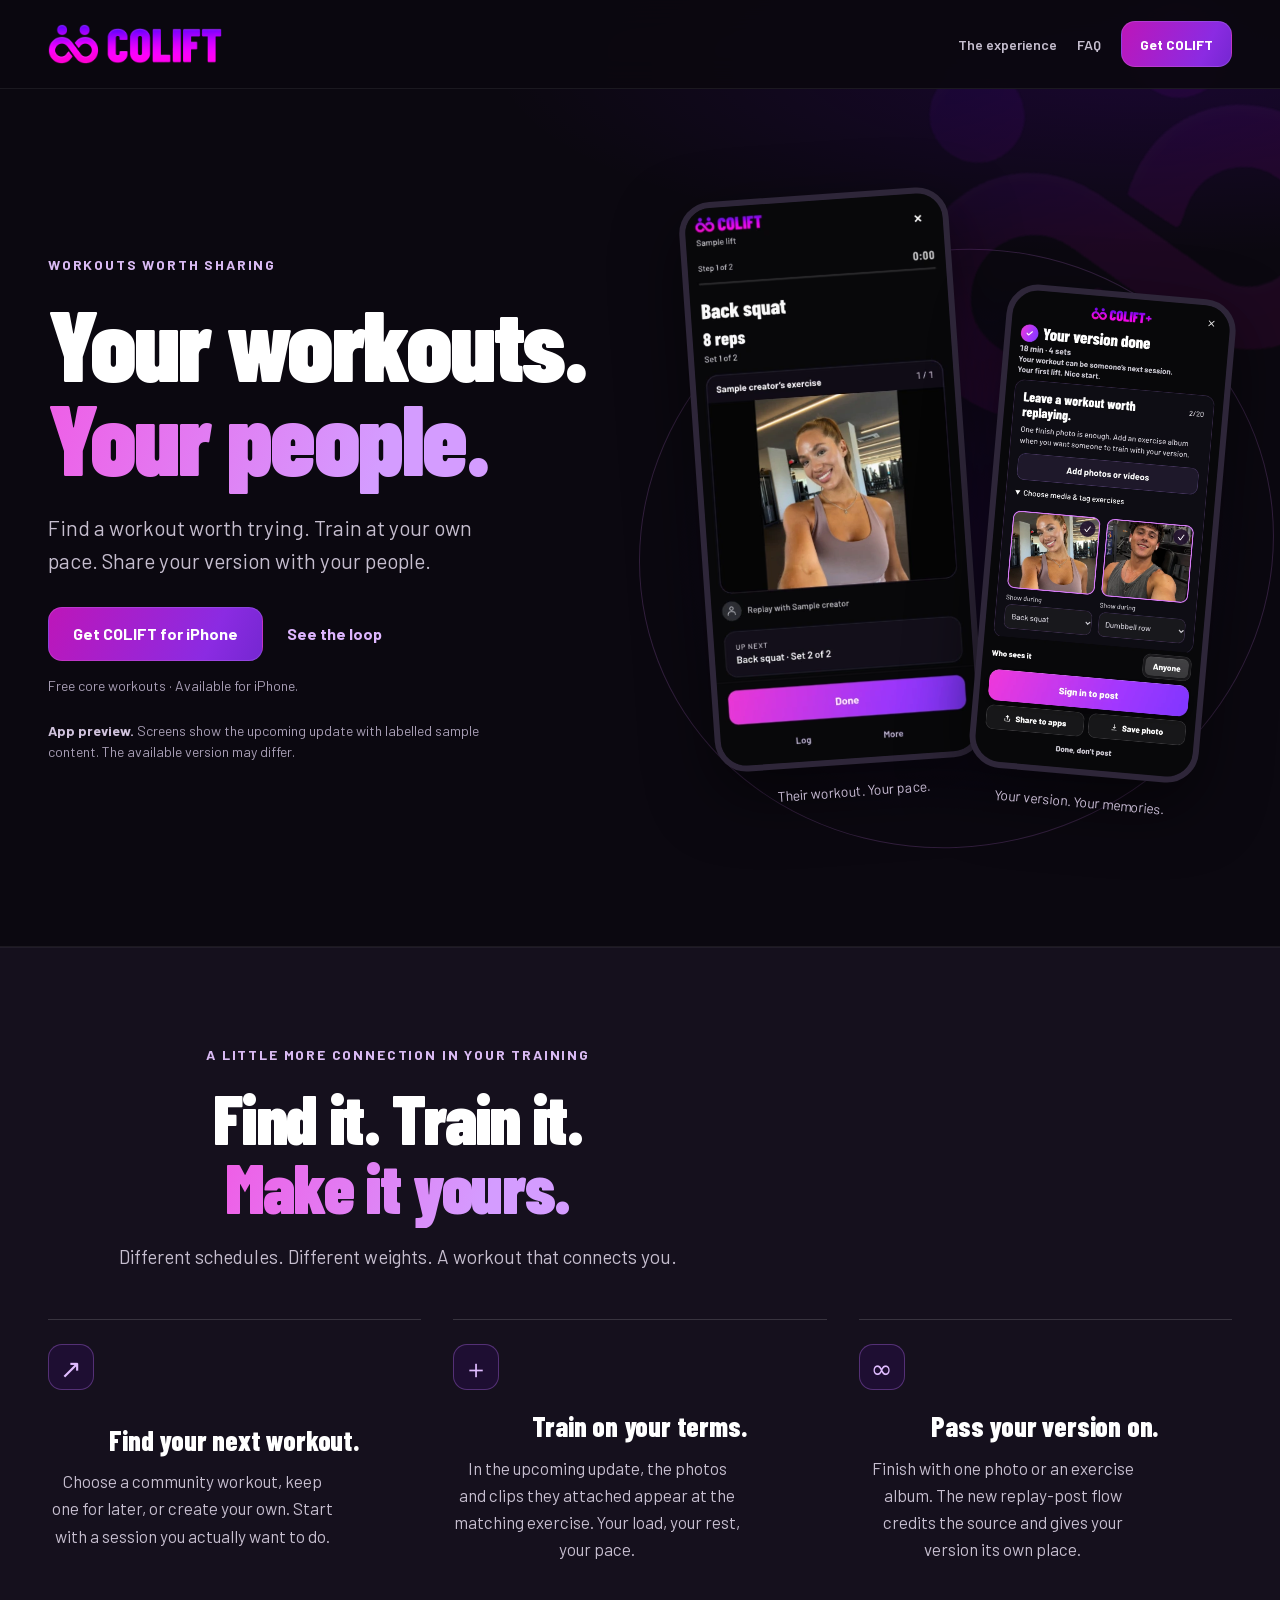
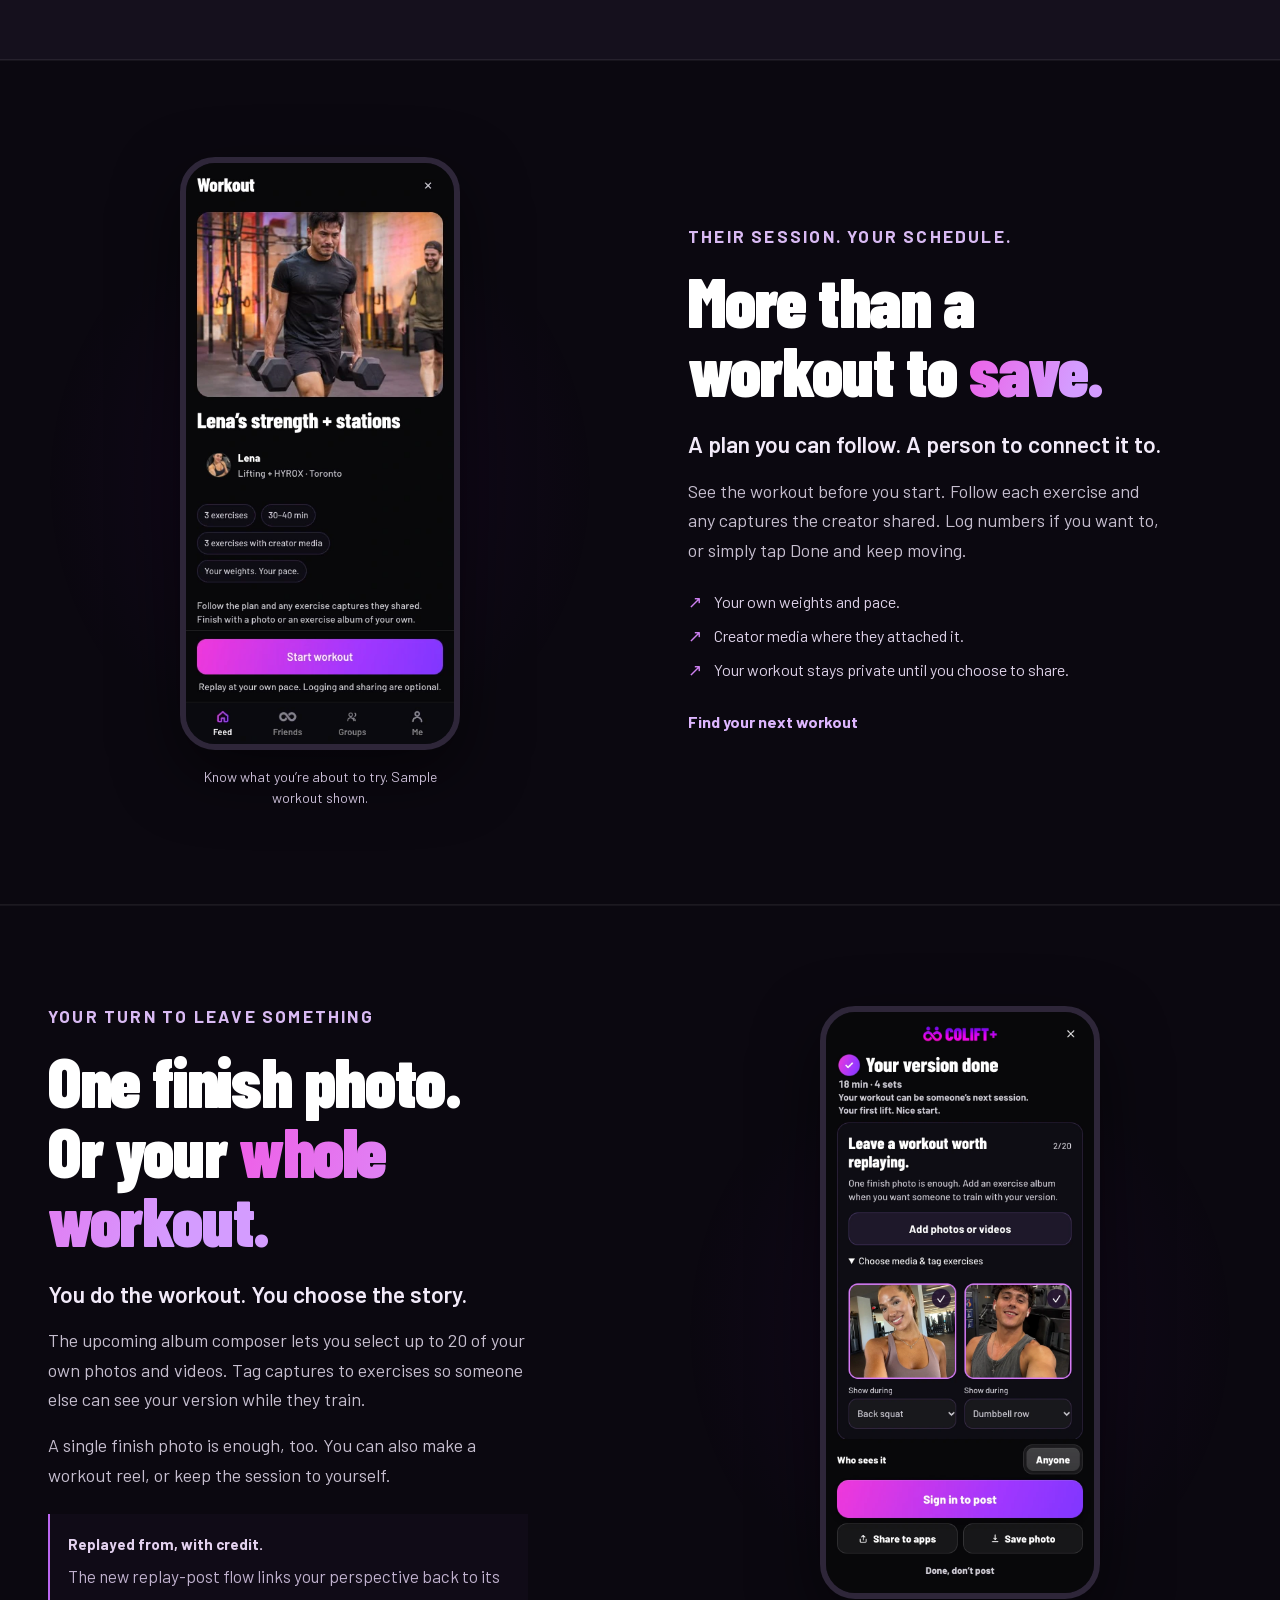
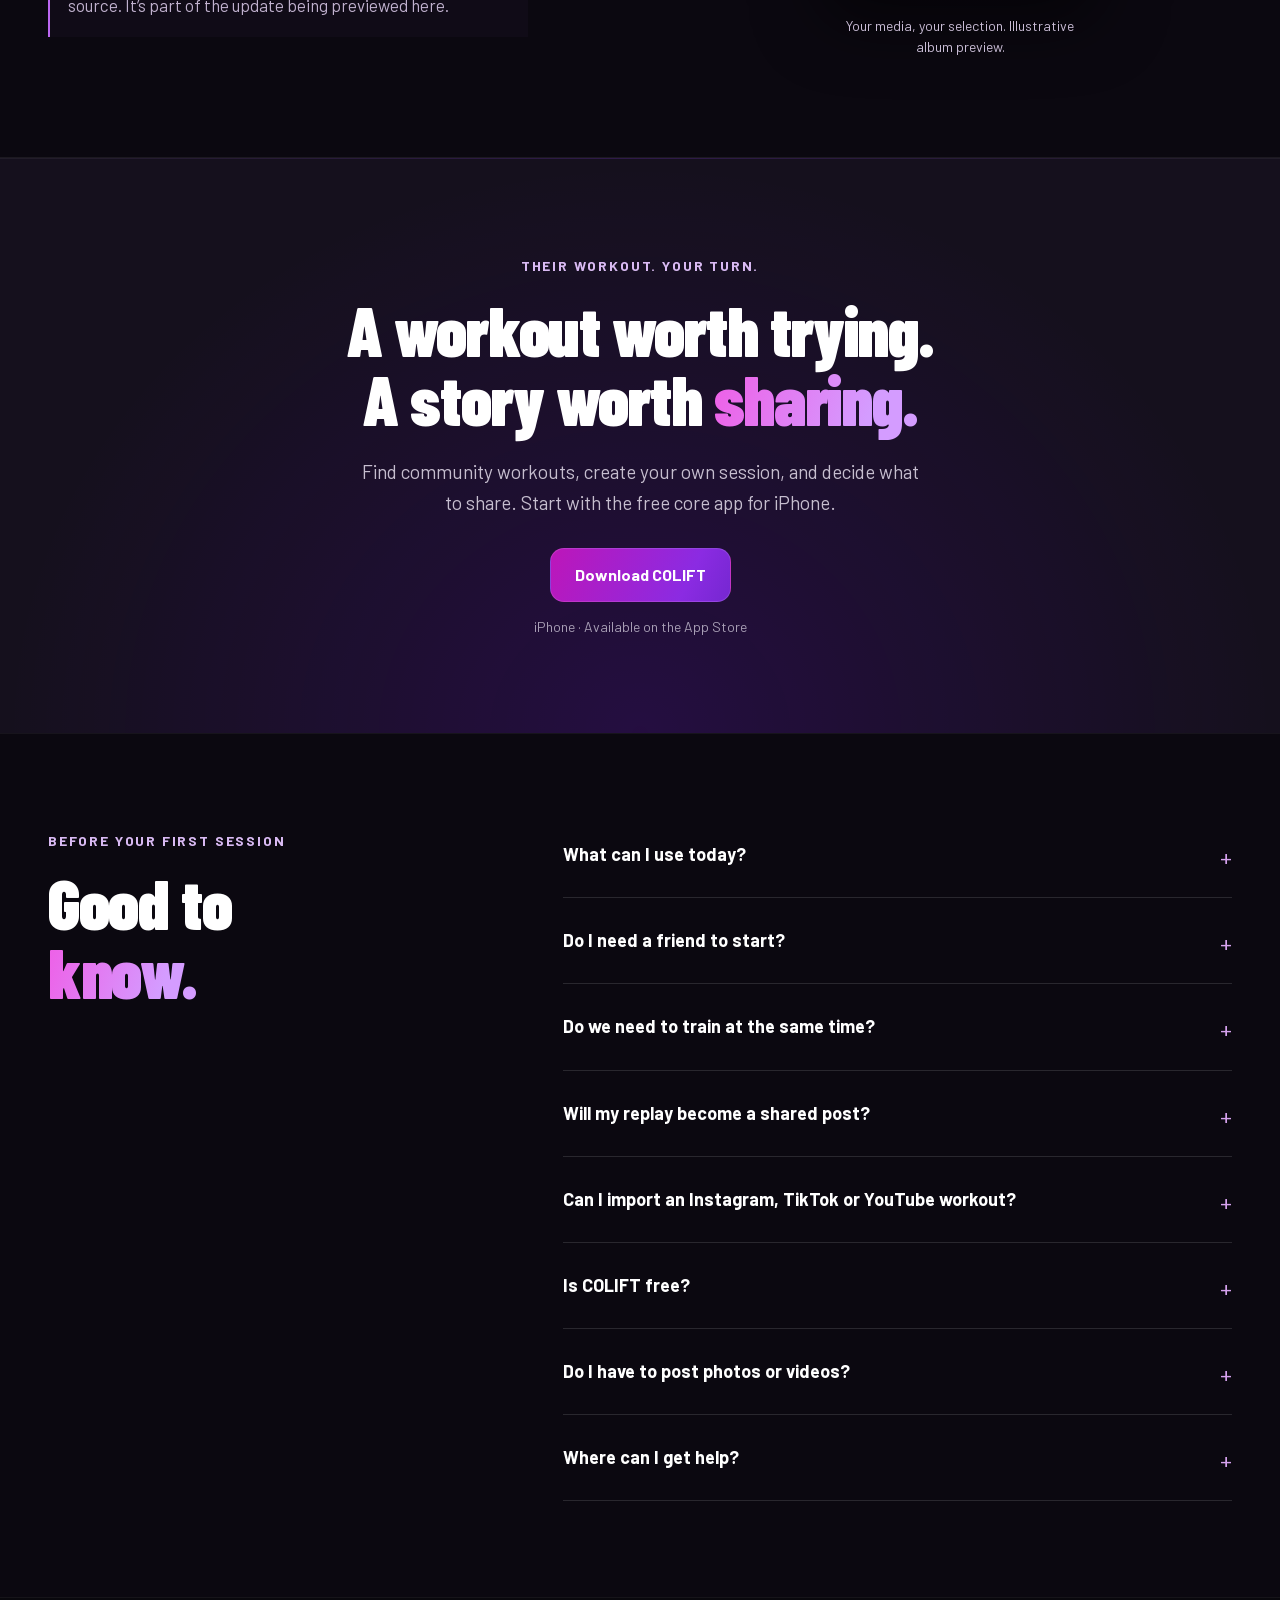
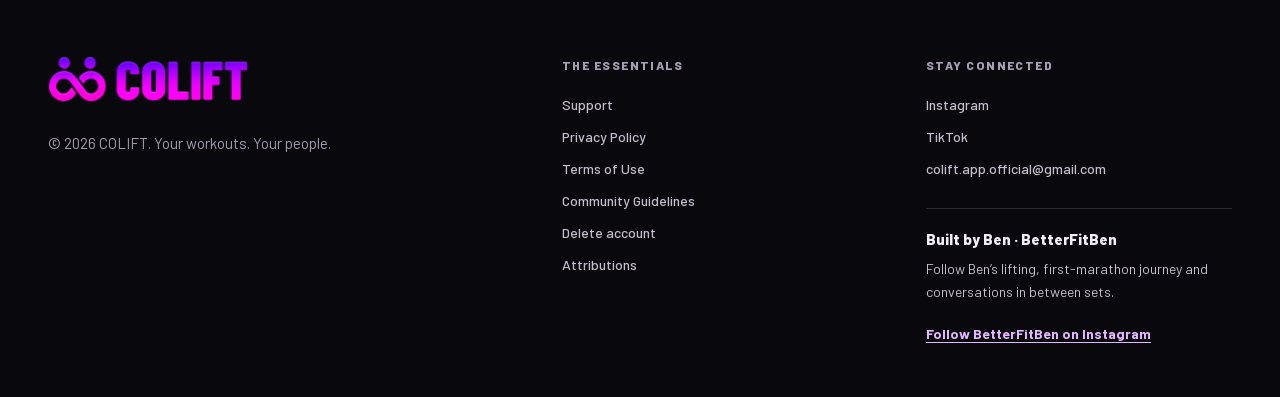
<file: index.html>
<!doctype html>
<html lang="en">
<head>
<meta charset="utf-8">
<meta name="viewport" content="width=device-width,initial-scale=1,viewport-fit=cover">
<title>COLIFT · Your workouts. Your people.</title>
<meta name="description" content="Your workouts. Your people. Find, train and share workouts at your own pace. Get COLIFT for iPhone.">
<link rel="canonical" href="https://colift.fit/">
<link rel="icon" href="assets/icon.png">
<link rel="apple-touch-icon" href="assets/icon.png">
<meta name="theme-color" content="#08080b">
<meta name="apple-itunes-app" content="app-id=6772358115">
<meta property="og:type" content="website">
<meta property="og:title" content="COLIFT · Your workouts. Your people.">
<meta property="og:description" content="A workout worth trying. A story worth sharing. Get COLIFT for iPhone and see what’s next.">
<meta property="og:image" content="https://colift.fit/assets/og-colift-brand-20261122.png">
<meta property="og:image:width" content="1200">
<meta property="og:image:height" content="630">
<meta property="og:image:alt" content="COLIFT. Your workouts. Your people.">
<meta property="og:url" content="https://colift.fit/">
<meta name="twitter:card" content="summary_large_image">
<meta name="twitter:title" content="COLIFT · Your workouts. Your people.">
<meta name="twitter:description" content="A workout worth trying. A story worth sharing. Preview the next COLIFT update.">
<meta name="twitter:image" content="https://colift.fit/assets/og-colift-brand-20261122.png">
<link rel="preload" href="assets/fonts/BarlowCondensed-900.woff2" as="font" type="font/woff2" crossorigin>
<link rel="stylesheet" href="styles.css?v=20261114">
<link rel="stylesheet" href="marketing.css?v=20261122-brand">
<script type="application/ld+json">{"@context":"https://schema.org","@type":"MobileApplication","name":"COLIFT: Workouts & Community","operatingSystem":"iOS","applicationCategory":"HealthApplication","url":"https://colift.fit/","downloadUrl":"https://apps.apple.com/app/id6772358115","description":"Community workouts, optional workout logging and shared perspectives for iPhone."}</script>
</head>
<body class="site-marketing">
<a class="skip-link" href="#main">Skip to content</a>
<nav class="nav" id="nav" aria-label="Main navigation"><div class="wrap">
  <a class="brand" href="#top" aria-label="COLIFT home"><img class="logo" src="assets/colift-wordmark.png" alt="COLIFT" width="154" height="36"></a>
  <div class="nav-right"><a class="nav-link" href="#how">The experience</a><a class="nav-link" href="#faq">FAQ</a><a class="btn btn-sm" data-store-link href="https://apps.apple.com/app/id6772358115">Get COLIFT</a></div>
</div></nav>
<main id="main">
<header class="m-hero" id="top"><div class="m-brand-orbit" aria-hidden="true"><img src="assets/colift-wordmark.png" alt="" width="876" height="200"></div><div class="wrap m-hero-grid">
  <div class="m-hero-copy">
    <p class="m-eyebrow">WORKOUTS WORTH SHARING</p>
    <h1>Your workouts.<br><span class="m-gradient">Your people.</span></h1>
    <p class="m-lead">Find a workout worth trying. Train at your own pace. Share your version with your people.</p>
    <div class="m-actions"><a class="btn" data-store-link href="https://apps.apple.com/app/id6772358115">Get COLIFT for iPhone</a><a class="m-text-link" href="#how">See the loop</a></div>
    <p class="m-fine">Free core workouts · Available for iPhone.</p>
    <div class="m-preview-note"><span class="m-status-dot" aria-hidden="true"></span><p><strong>App preview.</strong> Screens show the upcoming update with labelled sample content. The available version may differ.</p></div>
  </div>
  <div class="m-hero-visual" aria-label="Preview of the upcoming COLIFT workout and post screens">
    <figure class="m-phone m-phone-primary"><button class="m-screen-zoom" data-preview="assets/screens/2026-11-preview/train.webp" data-caption="Upcoming update · sample replay with a creator capture" aria-label="Enlarge the sample workout screen"><img src="assets/screens/2026-11-preview/train.webp" alt="Current app preview: Back squat, eight reps, with a sample creator’s exercise photo" width="393" height="852" fetchpriority="high"></button><figcaption>Their workout. Your pace.</figcaption></figure>
    <figure class="m-phone m-phone-secondary"><button class="m-screen-zoom" data-preview="assets/screens/2026-11-preview/album.webp" data-caption="Upcoming update · illustrative workout album" aria-label="Enlarge the workout album screen"><img src="assets/screens/2026-11-preview/album.webp" alt="Current app preview: Choose your own photos and tag them to exercises for a workout post" width="786" height="1704" fetchpriority="high"></button><figcaption>Your version. Your memories.</figcaption></figure>
  </div>
</div></header>
<section class="m-loop" id="how" aria-labelledby="loop-heading"><div class="wrap">
  <div class="m-section-heading"><p class="m-eyebrow">A little more connection in your training</p><h2 id="loop-heading">Find it. Train it.<br><span class="m-gradient">Make it yours.</span></h2><p>Different schedules. Different weights. A workout that connects you.</p></div>
  <ol class="m-steps">
    <li><span class="m-step-mark" aria-hidden="true">↗</span><div><h3>Find your next workout.</h3><p>Choose a community workout, keep one for later, or create your own. Start with a session you actually want to do.</p></div></li>
    <li><span class="m-step-mark" aria-hidden="true">＋</span><div><h3>Train on your terms.</h3><p>In the upcoming update, the photos and clips they attached appear at the matching exercise. Your load, your rest, your pace.</p></div></li>
    <li><span class="m-step-mark" aria-hidden="true">∞</span><div><h3>Pass your version on.</h3><p>Finish with one photo or an exercise album. The new replay-post flow credits the source and gives your version its own place.</p></div></li>
  </ol>
</div></section>
<section class="m-editorial" id="replay" aria-labelledby="replay-heading"><div class="wrap m-editorial-grid">
  <div class="m-feature-visual"><figure class="m-phone m-feature-phone"><button class="m-screen-zoom" data-preview="assets/screens/2026-11-preview/workout.webp" data-caption="Upcoming update · labelled sample workout preview" aria-label="Enlarge the workout details screen"><img src="assets/screens/2026-11-preview/workout.webp" alt="COLIFT workout preview with a creator, exercise count, duration and creator-media coverage" width="393" height="852" loading="lazy" decoding="async"></button><figcaption>Know what you’re about to try. Sample workout shown.</figcaption></figure></div>
  <div class="m-editorial-copy"><p class="m-eyebrow">Their session. Your schedule.</p><h2 id="replay-heading">More than a<br>workout to <span class="m-gradient">save.</span></h2><p class="m-section-lead">A plan you can follow. A person to connect it to.</p><p>See the workout before you start. Follow each exercise and any captures the creator shared. Log numbers if you want to, or simply tap Done and keep moving.</p><ul class="m-benefits"><li>Your own weights and pace.</li><li>Creator media where they attached it.</li><li>Your workout stays private until you choose to share.</li></ul><a class="m-text-link" data-store-link href="https://apps.apple.com/app/id6772358115">Find your next workout</a></div>
</div></section>
<section class="m-editorial m-album" id="your-version" aria-labelledby="album-heading"><div class="wrap m-editorial-grid">
  <div class="m-editorial-copy"><p class="m-eyebrow">Your turn to leave something</p><h2 id="album-heading">One finish photo.<br>Or your <span class="m-gradient">whole workout.</span></h2><p class="m-section-lead">You do the workout. You choose the story.</p><p>The upcoming album composer lets you select up to 20 of your own photos and videos. Tag captures to exercises so someone else can see your version while they train.</p><p>A single finish photo is enough, too. You can also make a workout reel, or keep the session to yourself.</p><div class="m-small-note"><strong>Replayed from, with credit.</strong><p>The new replay-post flow links your perspective back to its source. It’s part of the update being previewed here.</p></div></div>
  <div class="m-feature-visual m-album-visual"><figure class="m-phone m-feature-phone"><button class="m-screen-zoom" data-preview="assets/screens/2026-11-preview/album.webp" data-caption="Upcoming update · illustrative album, using sample photos" aria-label="Enlarge the exercise album composer"><img src="assets/screens/2026-11-preview/album.webp" alt="Upcoming COLIFT composer showing selected sample photos and exercise tags" width="786" height="1704" loading="lazy" decoding="async"></button><figcaption>Your media, your selection. Illustrative album preview.</figcaption></figure></div>
</div></section>

<section class="m-begin" aria-labelledby="begin-heading"><div class="wrap m-begin-inner"><p class="m-eyebrow">Their workout. Your turn.</p><h2 id="begin-heading">A workout worth trying.<br>A story worth <span class="m-gradient">sharing.</span></h2><p>Find community workouts, create your own session, and decide what to share. Start with the free core app for iPhone.</p><a class="btn" data-store-link href="https://apps.apple.com/app/id6772358115">Download COLIFT</a><p class="m-fine">iPhone · Available on the App Store</p></div></section>
<section class="m-faq-section" id="faq" aria-labelledby="faq-heading"><div class="wrap m-faq-grid"><div><p class="m-eyebrow">Before your first session</p><h2 id="faq-heading">Good to <br><span class="m-gradient">know.</span></h2></div><div class="m-faq">
<details><summary>What can I use today?</summary><p>The current App Store app lets you discover community workouts, create and log your own sessions, save workouts, and share a photo and reaction on the workout you completed. The screenshots on this page preview the next update’s creator-media panels, sample experience and album composer. They include clearly labelled sample content.</p></details>
<details><summary>Do I need a friend to start?</summary><p>No. You can create your own workout and train solo. Sign in to discover available community workouts and connect with other people. The upcoming update also puts a no-account sample workout up front, so you can try the replay experience first.</p></details>
<details><summary>Do we need to train at the same time?</summary><p>No. Follow the workout when it fits your schedule. Choose your own weights, rest and pace. Creator photos or videos appear when they’ve actually been attached to an exercise; a finish-only post does not provide a demonstration for every movement.</p></details>
<details><summary>Will my replay become a shared post?</summary><p>Today, you can add your photo and reaction to the workout post you trained from. The upcoming replay-post flow also gives your result its own post with a source credit, so people can trace the workout back to its creator. That new flow is still being prepared for release.</p></details>
<details><summary>Can I import an Instagram, TikTok or YouTube workout?</summary><p>Video imports are coming soon and are not currently enabled. The planned COLIFT+ allowance is 5 imports per month, with up to 8 processing attempts and no rollover. Supported formats and clips will need a plan review before you train. Imports and new subscription purchases remain off for now.</p></details>
<details><summary>Is COLIFT free?</summary><p>The core workouts, workout logging and friend features are free. COLIFT+ is an optional upgrade for additional progress and recap features; new subscription purchases are not currently enabled. Video imports are a planned COLIFT+ feature. Existing subscribers can manage their subscription in Apple Account settings.</p></details>
<details><summary>Do I have to post photos or videos?</summary><p>No. Finishing saves your workout privately. Posting is a separate choice. You choose the audience for shared content; a public post can be visible beyond your friends. The upcoming album lets you select which of your captures to include. Read the <a href="privacy.html">Privacy Policy</a> for details.</p></details>
<details><summary>Where can I get help?</summary><p>Visit <a href="support.html">Support</a> for account, workout and safety help. You can report content or block people from the app. COLIFT does not replace qualified exercise instruction; choose movements and loads appropriate for you.</p></details>
</div></div></section>
</main>
<footer class="site m-footer"><div class="wrap cols"><div><a class="brand" href="#top"><img class="logo" src="assets/colift-wordmark.png" alt="COLIFT" width="154" height="36"></a><p class="copy">© 2026 COLIFT. Your workouts. Your people.</p></div><div><div class="col-h">The essentials</div><div class="legal"><a href="support.html">Support</a><a href="privacy.html">Privacy Policy</a><a href="terms.html">Terms of Use</a><a href="guidelines.html">Community Guidelines</a><a href="delete-account.html">Delete account</a><a href="attributions.html">Attributions</a></div></div><div><div class="col-h">Stay connected</div><div class="legal"><a href="https://instagram.com/colift.app" id="ig-link" rel="noopener noreferrer" target="_blank">Instagram</a><a href="https://tiktok.com/@colift.app" id="tt-link" rel="noopener noreferrer" target="_blank">TikTok</a><a href="mailto:colift.app.official@gmail.com">colift.app.official@gmail.com</a></div><div class="m-founder-bridge"><p class="m-founder-label">Built by Ben · BetterFitBen</p><p class="m-founder-copy">Follow Ben’s lifting, first-marathon journey and conversations in between sets.</p><a href="https://www.instagram.com/betterfitben/" target="_blank" rel="noopener noreferrer" aria-label="Follow BetterFitBen on Instagram (opens in a new tab)">Follow BetterFitBen on Instagram</a></div></div></div></footer>
<div class="m-mobile-download" aria-label="Download COLIFT"><div><strong>COLIFT</strong><span>Your workouts. Your people.</span></div><a class="btn btn-sm" data-store-link href="https://apps.apple.com/app/id6772358115">Get the app</a></div>
<dialog class="m-preview-dialog" id="screen-preview" aria-label="COLIFT app screenshot preview"><button type="button" class="m-preview-close" aria-label="Close screenshot preview">×</button><div class="m-preview-scroll"><img id="screen-preview-image" alt="" width="393" height="852"><p id="screen-preview-caption"></p></div></dialog>
<script src="app.js?v=20261114-workout-loop"></script>
</body>
</html>
</file>
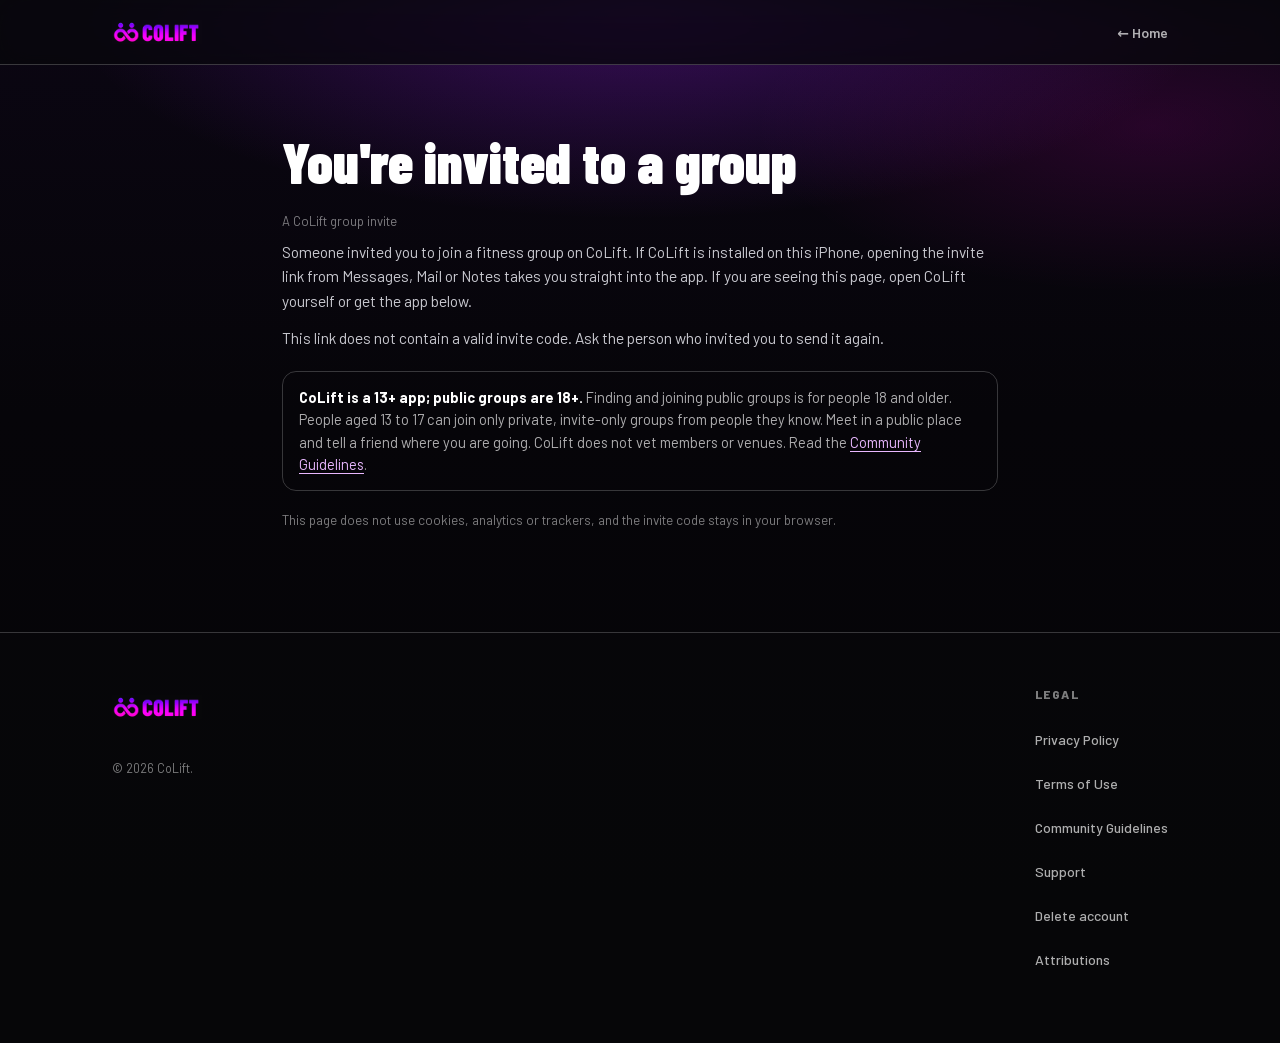
<file: g/index.html>
<!doctype html>
<html lang="en">
<head>
<meta charset="utf-8">
<meta name="viewport" content="width=device-width,initial-scale=1,viewport-fit=cover">
<title>Group invite · COLIFT</title>
<meta name="description" content="You have been invited to a CoLift group. CoLift is a 13+ app; public groups are 18+.">
<meta name="robots" content="noindex">
<meta name="referrer" content="no-referrer">
<link rel="icon" href="/assets/icon.png">
<link rel="apple-touch-icon" href="/assets/icon.png">
<meta name="theme-color" content="#08080B">
<link rel="stylesheet" href="/styles.css">
<style>
  .invite-card{margin:26px 0 8px;padding:22px;border-radius:20px;background:var(--card-2);border:0.5px solid var(--card-line);box-shadow:var(--card-shadow)}
  .invite-code{display:block;font-family:var(--disp);font-weight:800;font-size:clamp(26px,8vw,36px);letter-spacing:.08em;word-break:break-all;margin:6px 0 16px}
  .invite-actions{display:flex;flex-wrap:wrap;gap:12px}
  .invite-note{margin-top:20px;padding:14px 16px;border-radius:14px;border:0.5px solid var(--card-line);color:var(--muted);font-size:14.5px;line-height:1.55}
  .invite-note strong{color:#fff}
  .steps{margin:18px 0 0 20px}
  .steps li{margin-bottom:8px}
</style>
</head>
<body>
<nav class="nav scrolled"><div class="wrap">
  <a class="brand" href="/"><img class="logo" src="/assets/logo.png" alt="COLIFT" style="height:24px"></a>
  <div class="nav-right"><a class="nav-link" href="/">&larr; Home</a></div>
</div></nav>

<main class="legal-page">
  <h1>You're invited to a group</h1>
  <div class="updated">A CoLift group invite</div>

  <p>Someone invited you to join a fitness group on CoLift. If CoLift is installed on this iPhone, opening the invite link from Messages, Mail or Notes takes you straight into the app. If you are seeing this page, open CoLift yourself or get the app below.</p>

  <div class="invite-card" id="card">
    <div class="col-h" style="font-size:12px;letter-spacing:.12em;text-transform:uppercase;color:var(--faint);font-weight:800">Invite code</div>
    <code class="invite-code" id="code">&hellip;</code>
    <div class="invite-actions">
      <button class="btn" type="button" id="copy">Copy code</button>
      <a class="btn btn-ghost" id="store" href="/">Get CoLift</a>
    </div>
    <ol class="steps">
      <li>Get CoLift on the App Store and sign in with Apple.</li>
      <li>Confirm your age in the app.</li>
      <li>Open this link again, and CoLift takes you to the group. If it does not open by itself, go to <strong>Groups</strong>, tap <strong>Have an invite code?</strong>, then paste this code.</li>
    </ol>
  </div>
  <p id="nocode" class="hidden">This link does not contain a valid invite code. Ask the person who invited you to send it again.</p>

  <div class="invite-note"><strong>CoLift is a 13+ app; public groups are 18+.</strong> Finding and joining public groups is for people 18 and older. People aged 13 to 17 can join only private, invite-only groups from people they know. Meet in a public place and tell a friend where you are going. CoLift does not vet members or venues. Read the <a href="/guidelines.html">Community Guidelines</a>.</div>

  <p style="margin-top:18px;font-size:13.5px;color:var(--faint)">This page does not use cookies, analytics or trackers, and the invite code stays in your browser.</p>
</main>

<footer class="site"><div class="wrap cols">
  <div><a class="brand" href="/"><img class="logo" src="/assets/logo.png" alt="COLIFT" style="height:24px"></a><p class="copy">&copy; 2026 CoLift.</p></div>
  <div><div class="col-h">Legal</div><div class="legal"><a href="/privacy.html">Privacy Policy</a><a href="/terms.html">Terms of Use</a><a href="/guidelines.html">Community Guidelines</a><a href="/support.html">Support</a><a href="/delete-account.html">Delete account</a><a href="/attributions.html">Attributions</a></div></div>
</div></footer>

<script>
(function () {
  /* Mirrors app.js. TODO(founder): set APP_STORE_LIVE true and the real App Store URL at launch. */
  var APP_STORE_LIVE = true;
  var APP_STORE_URL = "https://apps.apple.com/app/id6772358115";
  var m = /^\/g\/([A-Za-z0-9]{6,16})\/?$/.exec(location.pathname);
  var code = m ? m[1] : (new URLSearchParams(location.search).get("c") || "");
  code = /^[A-Za-z0-9]{6,16}$/.test(code) ? code.toUpperCase() : "";
  var card = document.getElementById("card"), none = document.getElementById("nocode");
  if (!code) { card.classList.add("hidden"); none.classList.remove("hidden"); return; }
  document.getElementById("code").textContent = code;
  var store = document.getElementById("store");
  if (APP_STORE_LIVE) { store.href = APP_STORE_URL; store.textContent = "Download on the App Store"; }
  else { store.textContent = "CoLift is coming to the App Store"; }
  var btn = document.getElementById("copy");
  btn.addEventListener("click", function () {
    function done() { btn.textContent = "Copied"; }
    try {
      if (navigator.clipboard && navigator.clipboard.writeText) { navigator.clipboard.writeText(code).then(done, fallback); return; }
    } catch (e) {}
    fallback();
    function fallback() {
      try { var r = document.createRange(); r.selectNodeContents(document.getElementById("code")); var s = getSelection(); s.removeAllRanges(); s.addRange(r); document.execCommand("copy"); done(); } catch (e) {}
    }
  });
})();
</script>
</body>
</html>
</file>
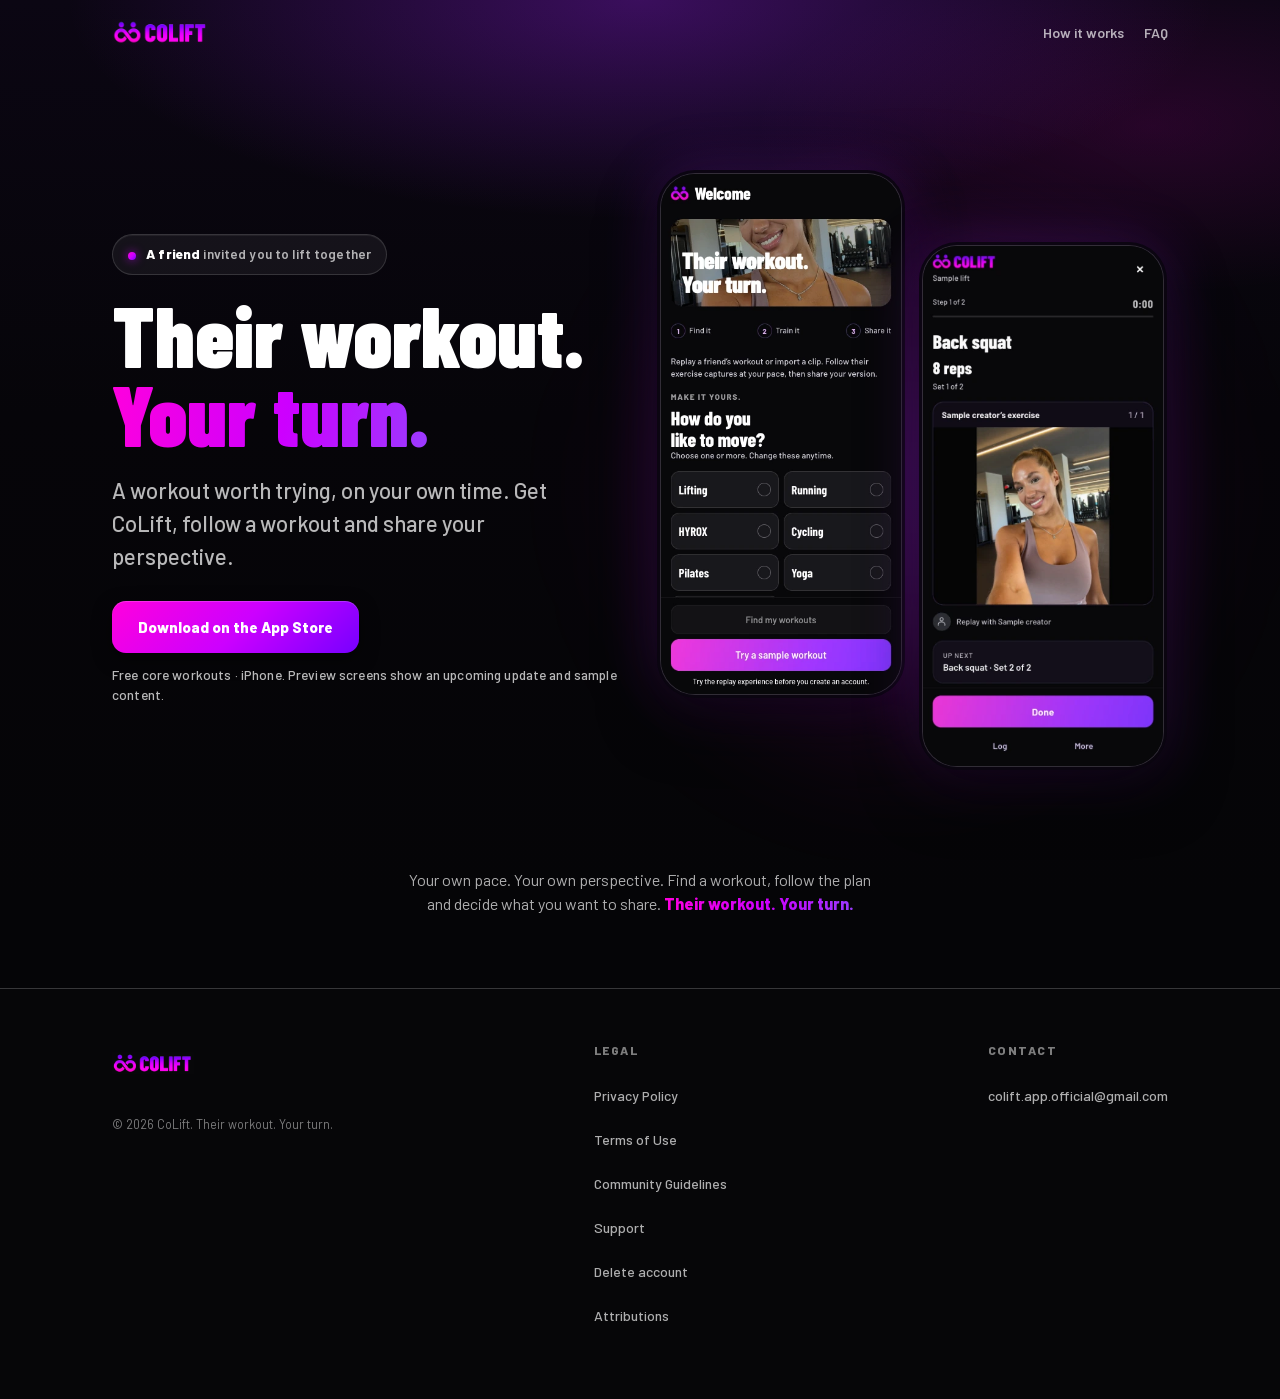
<file: i/index.html>
<!doctype html>
<html lang="en">
<head>
<meta charset="utf-8">
<meta name="viewport" content="width=device-width,initial-scale=1,viewport-fit=cover">
<title>A friend invited you to CoLift</title>
<meta name="description" content="A workout worth trying, on your own time. Get CoLift, follow a workout and share your perspective.">
<meta name="robots" content="noindex">
<meta name="apple-itunes-app" content="app-id=6772358115, app-argument=https://colift.fit/i">
<link rel="icon" href="../assets/icon.png">
<link rel="apple-touch-icon" href="../assets/icon.png">
<meta name="theme-color" content="#08080B">
<meta property="og:type" content="website">
<meta property="og:title" content="Your friend invited you to CoLift">
<meta property="og:description" content="Lift together: same workout, different schedules. Tap to join.">
<meta property="og:image" content="https://colift.fit/assets/og-workout-loop-20261114.png">
<meta property="og:url" content="https://colift.fit/i">
<meta name="twitter:card" content="summary_large_image">
<meta name="twitter:title" content="Your friend invited you to CoLift">
<meta name="twitter:description" content="Lift together: same workout, different schedules. Tap to join.">
<meta name="twitter:image" content="https://colift.fit/assets/og-workout-loop-20261114.png">
<link rel="stylesheet" href="../styles.css?v=10">
</head>
<body>

<!-- NAV -->
<nav class="nav" id="nav">
  <div class="wrap">
    <a class="brand" href="/" aria-label="COLIFT home">
      <img class="logo" src="../assets/logo.png" alt="COLIFT">
    </a>
    <div class="nav-right">
      <a class="nav-link" href="/#how">How it works</a>
      <a class="nav-link" href="/#faq">FAQ</a>
    </div>
  </div>
</nav>

<!-- HERO -->
<header class="hero" id="top">
  <div class="wrap hero-grid">
    <div class="hero-copy">
      <div class="invite-pill" id="invite-pill">
        <span class="dot"></span> <b id="invite-who">A friend</b>&nbsp;invited you to lift together
      </div>
      <h1>Their workout.<br><span class="grad-text">Your turn.</span></h1>
      <p class="sub">A workout worth trying, on your own time. Get CoLift, follow a workout and share your perspective.</p>
      <section id="shared-plan-preview" class="shared-plan-preview" aria-label="Shared workout instructions" hidden></section>
      <div class="cta-row" id="hero-cta">
        <form class="waitlist hidden" id="waitlist">
          <input type="hidden" name="ref" id="ref-field" value="">
          <input type="email" name="email" placeholder="you@email.com" required autocomplete="email" aria-label="Email address">
          <button class="btn" type="submit">Save my spot</button>
        </form>
        <p class="micro hidden" id="waitlist-note">CoLift is available on the App Store for iPhone.</p>
        <div class="store-badges" id="store-badges">
          <a class="btn" id="appstore-link" href="https://apps.apple.com/app/id6772358115">Download on the App&nbsp;Store</a>
        </div>
        <p class="micro" id="store-note">Free core workouts · iPhone. Preview screens show an upcoming update and sample content.</p>
        <div class="invite-steps hidden" id="invite-steps">
          <ol>
            <li>Get CoLift on your iPhone.</li>
            <li id="step-2">After installing, open this invite link again.</li>
            <li id="step-3">Say yes to adding your friend.</li>
          </ol>
          <button class="btn btn-ghost" type="button" id="copy-invite">Copy my invite link</button>
          <p class="micro" id="copy-status" role="status" aria-live="polite"></p>
        </div>
      </div>
    </div>

    <div class="phones hero-shot" aria-label="COLIFT app screens">
      <div class="ph"><img src="../assets/screens/2026-11-preview/welcome.webp" alt="Upcoming CoLift update: Their workout. Your turn." width="640" height="1387" fetchpriority="high"></div>
      <div class="ph"><img src="../assets/screens/2026-11-preview/train.webp" alt="Upcoming CoLift update: sample creator capture during a workout" width="640" height="1387" fetchpriority="high"></div>
    </div>
  </div>
</header>

<!-- WHY (mini) -->
<section style="padding:8px 0 72px">
  <div class="wrap" style="max-width:620px;text-align:center">
    <p class="sub" style="margin:0 auto;max-width:52ch;color:var(--muted)">Your own pace. Your own perspective. Find a workout, follow the plan and decide what you want to share. <span class="grad-text" style="font-weight:800">Their workout. Your turn.</span></p>
  </div>
</section>

<footer class="site">
  <div class="wrap cols">
    <div>
      <a class="brand" href="/"><img class="logo" src="../assets/logo.png" alt="COLIFT" style="height:22px"></a>
      <p class="copy">© 2026 CoLift. Their workout. Your turn.</p>
    </div>
    <div>
      <div class="col-h">Legal</div>
      <div class="legal">
        <a href="/privacy.html">Privacy Policy</a>
        <a href="/terms.html">Terms of Use</a>
        <a href="/guidelines.html">Community Guidelines</a>
        <a href="/support.html">Support</a>
        <a href="/delete-account.html">Delete account</a>
        <a href="/attributions.html">Attributions</a>
      </div>
    </div>
    <div>
      <div class="col-h">Contact</div>
      <div class="legal">
        <a class="mail" href="mailto:colift.app.official@gmail.com">colift.app.official@gmail.com</a>
      </div>
    </div>
  </div>
</footer>

<style>
  .hero h1{text-transform:none;overflow-wrap:anywhere}
  .hero-copy{min-width:0}
  .invite-pill{max-width:100%;overflow-wrap:anywhere}
  .shared-plan-preview{margin:24px 0;padding:22px;border:1px solid #58416b;border-radius:24px;background:linear-gradient(145deg,#24182f,#141119);text-align:left;max-width:560px;overflow-wrap:anywhere}
  .shared-plan-preview[hidden]{display:none}
  .shared-plan-preview h2{font-size:27px;line-height:1.15;margin:8px 0 12px;letter-spacing:-.02em}
  .preview-eyebrow{color:#dbacff;font-size:11px;letter-spacing:.12em;font-weight:800;margin:0}
  .preview-more{margin:12px 0 18px}.preview-more summary{cursor:pointer;min-height:44px;display:flex;align-items:center;color:#e4baff;text-decoration:underline;text-underline-offset:3px}
  .preview-note{font-size:13px;line-height:1.55;color:#d0c4db;margin:0}
  .preview-exercises{list-style:none;counter-reset:exercise;padding:0;margin:18px 0}
  .preview-exercises li{counter-increment:exercise;display:grid;grid-template-columns:30px 1fr;gap:4px 10px;padding:13px 0;border-top:1px solid #49354f}
  .preview-exercises li:before{content:counter(exercise,decimal-leading-zero);grid-row:1/4;color:#dba7ff;font-weight:800;font-size:12px;padding-top:2px}
  .preview-exercises strong{font-size:17px;line-height:1.3}
  .preview-exercises span,.preview-exercises a{grid-column:2;font-size:13px;line-height:1.5;color:#ded2e8}
  .preview-exercises a{color:#e4baff;min-height:44px;display:flex;align-items:center;text-decoration:underline;text-underline-offset:3px}
  @media(prefers-reduced-motion:reduce){.invite-pill .dot{animation:none}}
  @media(max-width:400px){.shared-plan-preview{padding:18px}.shared-plan-preview h2{font-size:24px}}

  .invite-pill{display:block;width:fit-content;margin-bottom:20px;padding:9px 15px;border-radius:999px;
    background:rgba(255,255,255,0.055);border:0.5px solid rgba(255,255,255,0.14);
    box-shadow:inset 0 1px 0 rgba(255,255,255,0.06);font-size:13.5px;font-weight:600;color:var(--muted);letter-spacing:.01em}
  .invite-pill b{color:#fff;font-weight:800}
  .invite-pill .dot{display:inline-block;vertical-align:middle;width:8px;height:8px;border-radius:50%;background:var(--grad);margin-right:7px;
    box-shadow:0 0 10px rgba(204,0,255,0.7);animation:pillpulse 2.2s ease-in-out infinite;flex-shrink:0}
  @keyframes pillpulse{0%,100%{opacity:1}50%{opacity:.45}}
  .invite-steps{width:100%;max-width:440px}
  .invite-steps ol{text-align:left;margin:4px 0 14px;padding-left:22px;color:rgba(255,255,255,0.8);font-size:15px;line-height:1.55}
  .invite-steps li{padding:2px 0}
  .invite-steps .btn-ghost{min-height:48px}
  #invite-open{min-height:48px;margin-bottom:10px}
  @media (max-width:760px){ .invite-pill{margin-bottom:14px} .invite-steps{max-width:none} .invite-steps .btn{width:100%} #invite-open{width:100%} }
</style>

<script src="../app.js?v=20261114-workout-loop"></script>
<script src="replay-preview.js?v=20261122"></script>
<script>
/* Shared instruction links are user-supplied, not authenticated creator identities.
   There is no automatic deferred-install attribution or clipboard read. After
   installation the recipient returns to the original link; the replay button
   uses the existing com.colift.app://r?d= handler. Photos/results are not loaded.
   Existing universal-link and App Store paths remain unchanged. */
(function () {
  var REF_RE = /^[A-Za-z0-9-]{8,64}$/;           // what the app's ref handler accepts (an account id)
  var HANDLE_RE = /^[A-Za-z][A-Za-z0-9_-]{1,19}$/; // readable name shown as "Ben"; never an id
  var CH_RE = /^[a-z0-9_-]{1,24}$/;              // channel tag contract (shared with the app's analytics, string format only)

  function cleanChannel(v) { v = String(v == null ? "" : v).trim().toLowerCase(); return CH_RE.test(v) ? v : ""; }
  function decodeReplay(r) { return window.CLReplayPreview ? window.CLReplayPreview.decode(r) : null; }
  function copyLink(ref, r, c) {
    var q = [];
    if (r) q.push("r=" + r); else if (ref) q.push("ref=" + ref);
    if (c) q.push("c=" + c);
    return "https://colift.fit/i" + (q.length ? "?" + q.join("&") : "");
  }
  window.CLInvite = { cleanChannel: cleanChannel, decodeReplay: decodeReplay, copyLink: copyLink };

  try {
    var params = new URLSearchParams(window.location.search);
    var $ = function (id) { return document.getElementById(id); };
    var store = function (k, v) { try { localStorage.setItem(k, v); } catch (e) {} };
    var load = function (k) { try { return localStorage.getItem(k) || ""; } catch (e) { return ""; } };

    var ref = (params.get("ref") || "").trim().slice(0, 64);
    if (ref) store("cl_ref", ref); else ref = load("cl_ref").slice(0, 64);
    var field = $("ref-field"); if (field) field.value = ref;

    /* channel / campaign tag: ?c= (or utm_campaign / utm_source); stored, echoed into the copy link and the store link's ct */
    var ch = cleanChannel(params.get("c") || params.get("utm_campaign") || params.get("utm_source"));
    if (ch) store("cl_c", ch); else ch = cleanChannel(load("cl_c"));
    window.CL_CT = ch || "invite";

    var who = $("invite-who");
    if (who && HANDLE_RE.test(ref)) who.textContent = ref.charAt(0).toUpperCase() + ref.slice(1);

    var rRaw = (params.get("r") || "").trim();
    var pl = rRaw ? decodeReplay(rRaw) : null;
    var rOk = pl ? rRaw : "";
    var refOk = REF_RE.test(ref) ? ref : "";

    if (pl) {
      window.CLReplayPreview.render($("shared-plan-preview"), pl);
      var wCap = pl.w.charAt(0).toUpperCase() + pl.w.slice(1);
      var pill = $("invite-pill");
      if (pill) {
        while (pill.firstChild) pill.removeChild(pill.firstChild);
        var dot = document.createElement("span"); dot.className = "dot"; pill.appendChild(dot);
        var b = document.createElement("b"); b.textContent = wCap; pill.appendChild(document.createTextNode(" ")); pill.appendChild(b);
        pill.appendChild(document.createTextNode(" sent you " + pl.t + " · your turn"));
      }
      var h1 = document.querySelector(".hero-copy h1");
      if (h1) {
        h1.textContent = wCap + "’s ";
        var g = document.createElement("span"); g.className = "grad-text"; g.textContent = pl.t; h1.appendChild(g);
        h1.appendChild(document.createTextNode(" to try."));
      }
      var sub = document.querySelector(".hero-copy .sub");
      if (sub && pl.x.length) {
        while (sub.firstChild) sub.removeChild(sub.firstChild);
        var st = document.createElement("strong");
        st.textContent = pl.x.slice(0, 4).join(" · ") + (pl.x.length > 4 ? " · +" + (pl.x.length - 4) + " more" : "");
        sub.appendChild(st); sub.appendChild(document.createElement("br"));
        sub.appendChild(document.createTextNode(pl.plan.length ? "Pick up this shared plan on your own schedule. Your own weights, your own pace." : "Exercise names shared by " + wCap + ". Review the full plan in COLIFT before training."));
      }
      var s3 = $("step-3"); if (s3) s3.textContent = "Review the plan and start when you’re ready.";
      /* installed users: the one scheme link the shipped app really handles */
      var cta = $("hero-cta");
      if (cta) {
        var open = document.createElement("a");
        open.className = "btn btn-ghost"; open.id = "invite-open";
        open.href = "com.colift.app://r?d=" + rOk;
        open.textContent = "Open this workout in COLIFT";
        cta.insertBefore(open, cta.firstChild);
      }
    }

    /* install steps + copy button only when there is something to paste */
    var link = copyLink(refOk, rOk, ch);
    var canCopy = !!(refOk || rOk);
    var steps = $("invite-steps");
    if (steps && canCopy) steps.classList.remove("hidden");
    var meta = document.querySelector('meta[name="apple-itunes-app"]');
    if (meta && canCopy) meta.setAttribute("content", "app-id=6772358115, app-argument=" + link);

    var btn = $("copy-invite"), status = $("copy-status");
    if (btn) btn.addEventListener("click", function () {
      var done = function (ok) { if (status) status.textContent = ok ? "Copied. After installing COLIFT, open this link again." : "Could not copy. Long-press the address bar to copy this page’s link."; };
      try {
        if (navigator.clipboard && navigator.clipboard.writeText) { navigator.clipboard.writeText(link).then(function () { done(true); }, function () { done(fallback()); }); return; }
      } catch (e) {}
      done(fallback());
      function fallback() {
        try {
          var ta = document.createElement("textarea"); ta.value = link; ta.setAttribute("readonly", ""); ta.style.cssText = "position:fixed;top:0;left:0;opacity:0";
          document.body.appendChild(ta); ta.select(); ta.setSelectionRange(0, link.length);
          var ok = document.execCommand("copy"); document.body.removeChild(ta); return ok;
        } catch (e) { return false; }
      }
    });
    if (window.refreshStoreLink) window.refreshStoreLink();
  } catch (e) {}
})();
</script>
</body>
</html>
</file>
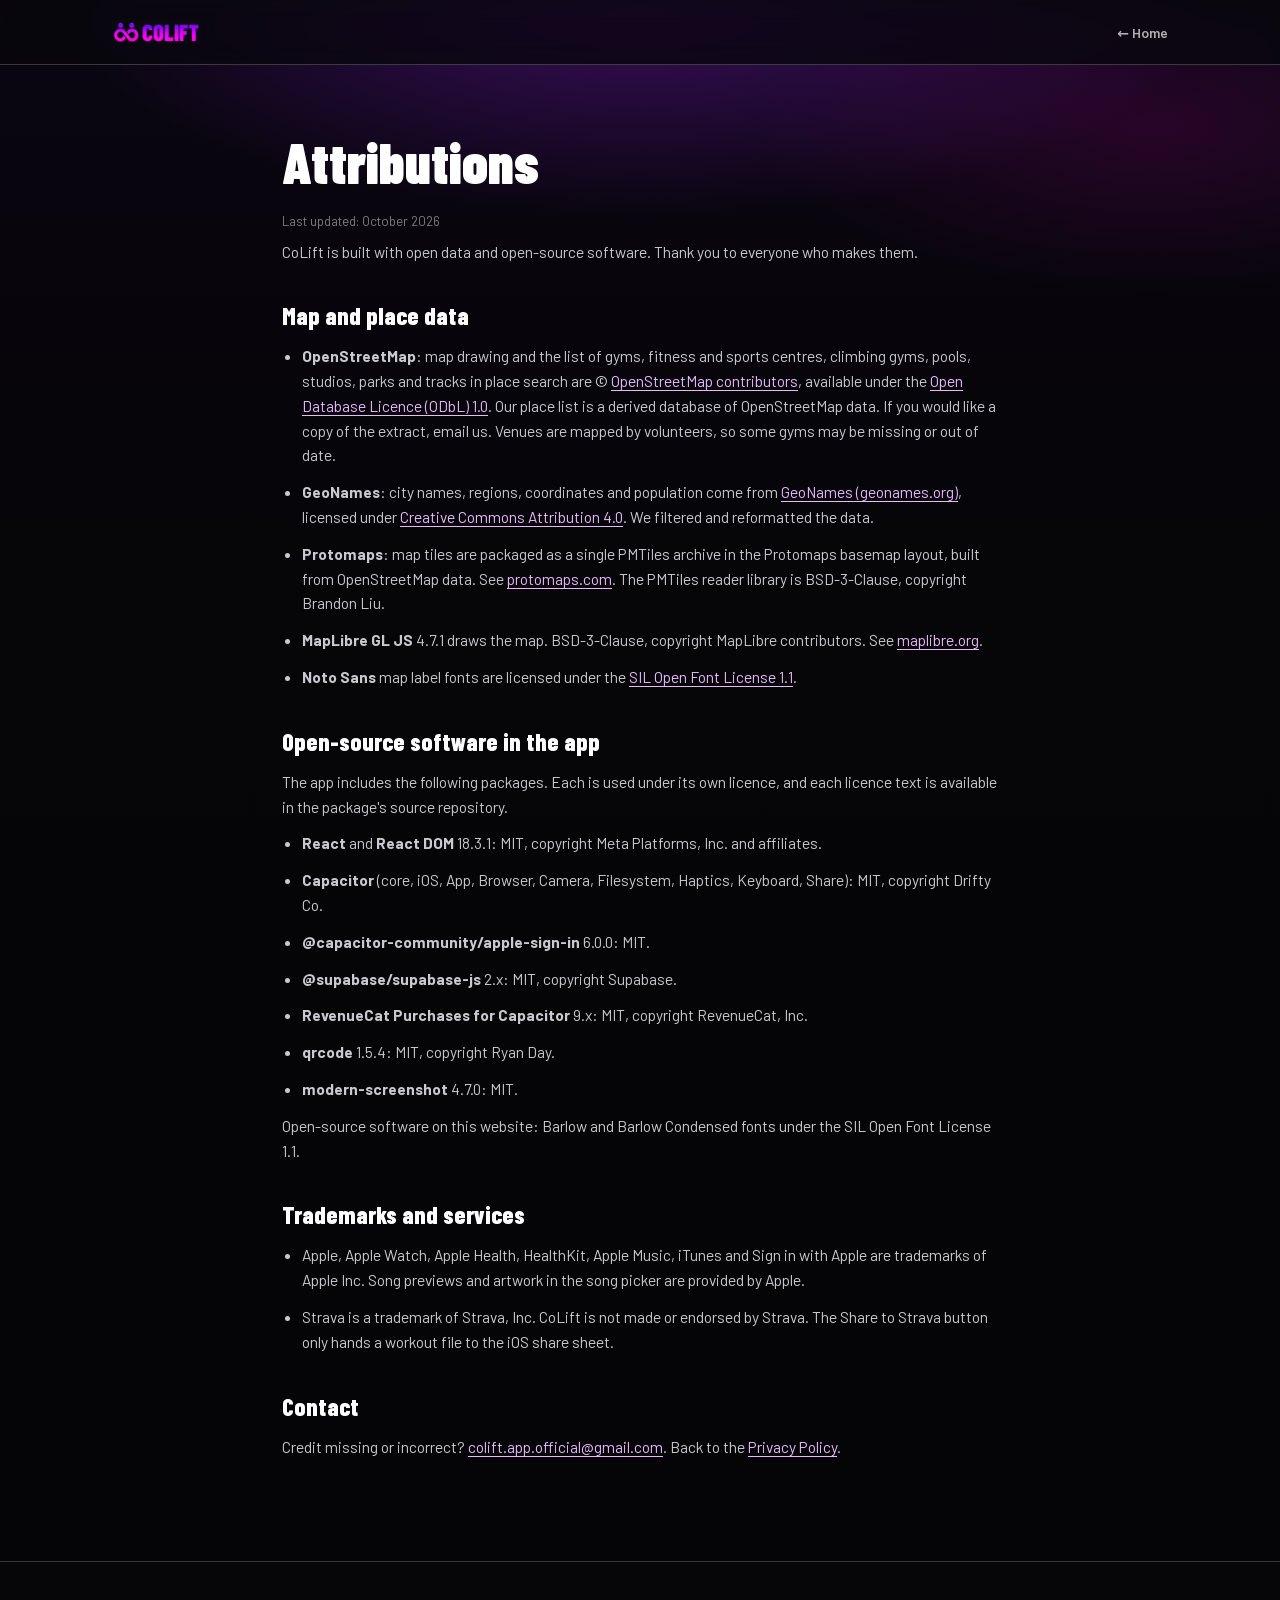
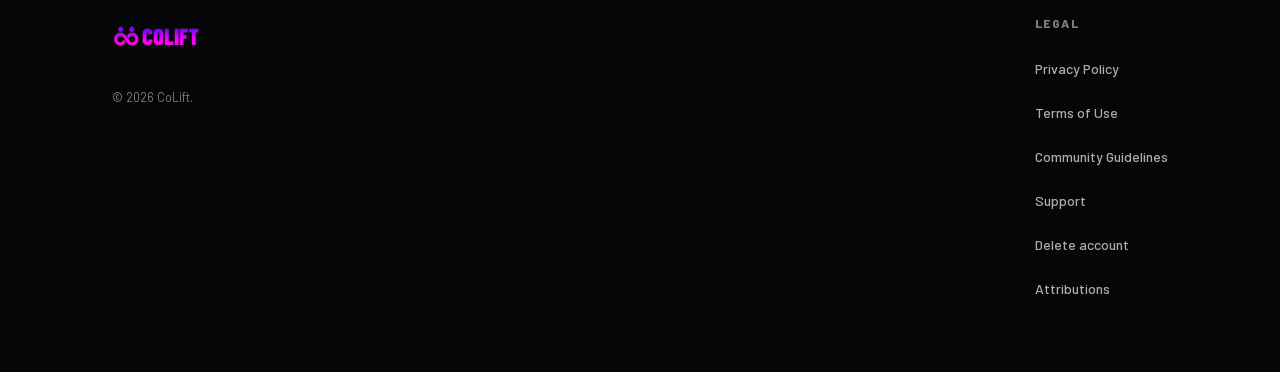
<file: attributions.html>
<!doctype html>
<html lang="en">
<head>
<meta charset="utf-8">
<meta name="viewport" content="width=device-width,initial-scale=1">
<title>Attributions · COLIFT</title>
<meta name="description" content="Open data and open-source software credits for CoLift.">
<link rel="icon" href="assets/icon.png">
<link rel="stylesheet" href="styles.css">
</head>
<body>
<nav class="nav scrolled"><div class="wrap">
  <a class="brand" href="index.html"><img class="logo" src="assets/logo.png" alt="COLIFT" style="height:24px"></a>
  <div class="nav-right"><a class="nav-link" href="index.html">← Home</a></div>
</div></nav>

<main class="legal-page">
  <h1>Attributions</h1>
  <div class="updated">Last updated: October 2026</div>

  <p>CoLift is built with open data and open-source software. Thank you to everyone who makes them.</p>

  <h2>Map and place data</h2>
  <ul>
    <li><strong>OpenStreetMap</strong>: map drawing and the list of gyms, fitness and sports centres, climbing gyms, pools, studios, parks and tracks in place search are &copy; <a href="https://www.openstreetmap.org/copyright">OpenStreetMap contributors</a>, available under the <a href="https://opendatacommons.org/licenses/odbl/1-0/">Open Database Licence (ODbL) 1.0</a>. Our place list is a derived database of OpenStreetMap data. If you would like a copy of the extract, email us. Venues are mapped by volunteers, so some gyms may be missing or out of date.</li>
    <li><strong>GeoNames</strong>: city names, regions, coordinates and population come from <a href="https://www.geonames.org">GeoNames (geonames.org)</a>, licensed under <a href="https://creativecommons.org/licenses/by/4.0/">Creative Commons Attribution 4.0</a>. We filtered and reformatted the data.</li>
    <li><strong>Protomaps</strong>: map tiles are packaged as a single PMTiles archive in the Protomaps basemap layout, built from OpenStreetMap data. See <a href="https://protomaps.com">protomaps.com</a>. The PMTiles reader library is BSD-3-Clause, copyright Brandon Liu.</li>
    <li><strong>MapLibre GL JS</strong> 4.7.1 draws the map. BSD-3-Clause, copyright MapLibre contributors. See <a href="https://maplibre.org">maplibre.org</a>.</li>
    <li><strong>Noto Sans</strong> map label fonts are licensed under the <a href="https://openfontlicense.org">SIL Open Font License 1.1</a>.</li>
  </ul>

  <h2>Open-source software in the app</h2>
  <p>The app includes the following packages. Each is used under its own licence, and each licence text is available in the package's source repository.</p>
  <ul>
    <li><strong>React</strong> and <strong>React DOM</strong> 18.3.1: MIT, copyright Meta Platforms, Inc. and affiliates.</li>
    <li><strong>Capacitor</strong> (core, iOS, App, Browser, Camera, Filesystem, Haptics, Keyboard, Share): MIT, copyright Drifty Co.</li>
    <li><strong>@capacitor-community/apple-sign-in</strong> 6.0.0: MIT.</li>
    <li><strong>@supabase/supabase-js</strong> 2.x: MIT, copyright Supabase.</li>
    <li><strong>RevenueCat Purchases for Capacitor</strong> 9.x: MIT, copyright RevenueCat, Inc.</li>
    <li><strong>qrcode</strong> 1.5.4: MIT, copyright Ryan Day.</li>
    <li><strong>modern-screenshot</strong> 4.7.0: MIT.</li>
  </ul>
  <p>Open-source software on this website: Barlow and Barlow Condensed fonts under the SIL Open Font License 1.1.</p>

  <h2>Trademarks and services</h2>
  <ul>
    <li>Apple, Apple Watch, Apple Health, HealthKit, Apple Music, iTunes and Sign in with Apple are trademarks of Apple Inc. Song previews and artwork in the song picker are provided by Apple.</li>
    <li>Strava is a trademark of Strava, Inc. CoLift is not made or endorsed by Strava. The Share to Strava button only hands a workout file to the iOS share sheet.</li>
  </ul>

  <h2>Contact</h2>
  <p>Credit missing or incorrect? <a href="mailto:colift.app.official@gmail.com">colift.app.official@gmail.com</a>. Back to the <a href="privacy.html">Privacy Policy</a>.</p>
</main>

<footer class="site"><div class="wrap cols">
  <div><a class="brand" href="index.html"><img class="logo" src="assets/logo.png" alt="COLIFT" style="height:24px"></a><p class="copy">© 2026 CoLift.</p></div>
  <div><div class="col-h">Legal</div><div class="legal"><a href="privacy.html">Privacy Policy</a><a href="terms.html">Terms of Use</a><a href="guidelines.html">Community Guidelines</a><a href="support.html">Support</a><a href="delete-account.html">Delete account</a><a href="attributions.html">Attributions</a></div></div>
</div></footer>
</body>
</html>
</file>
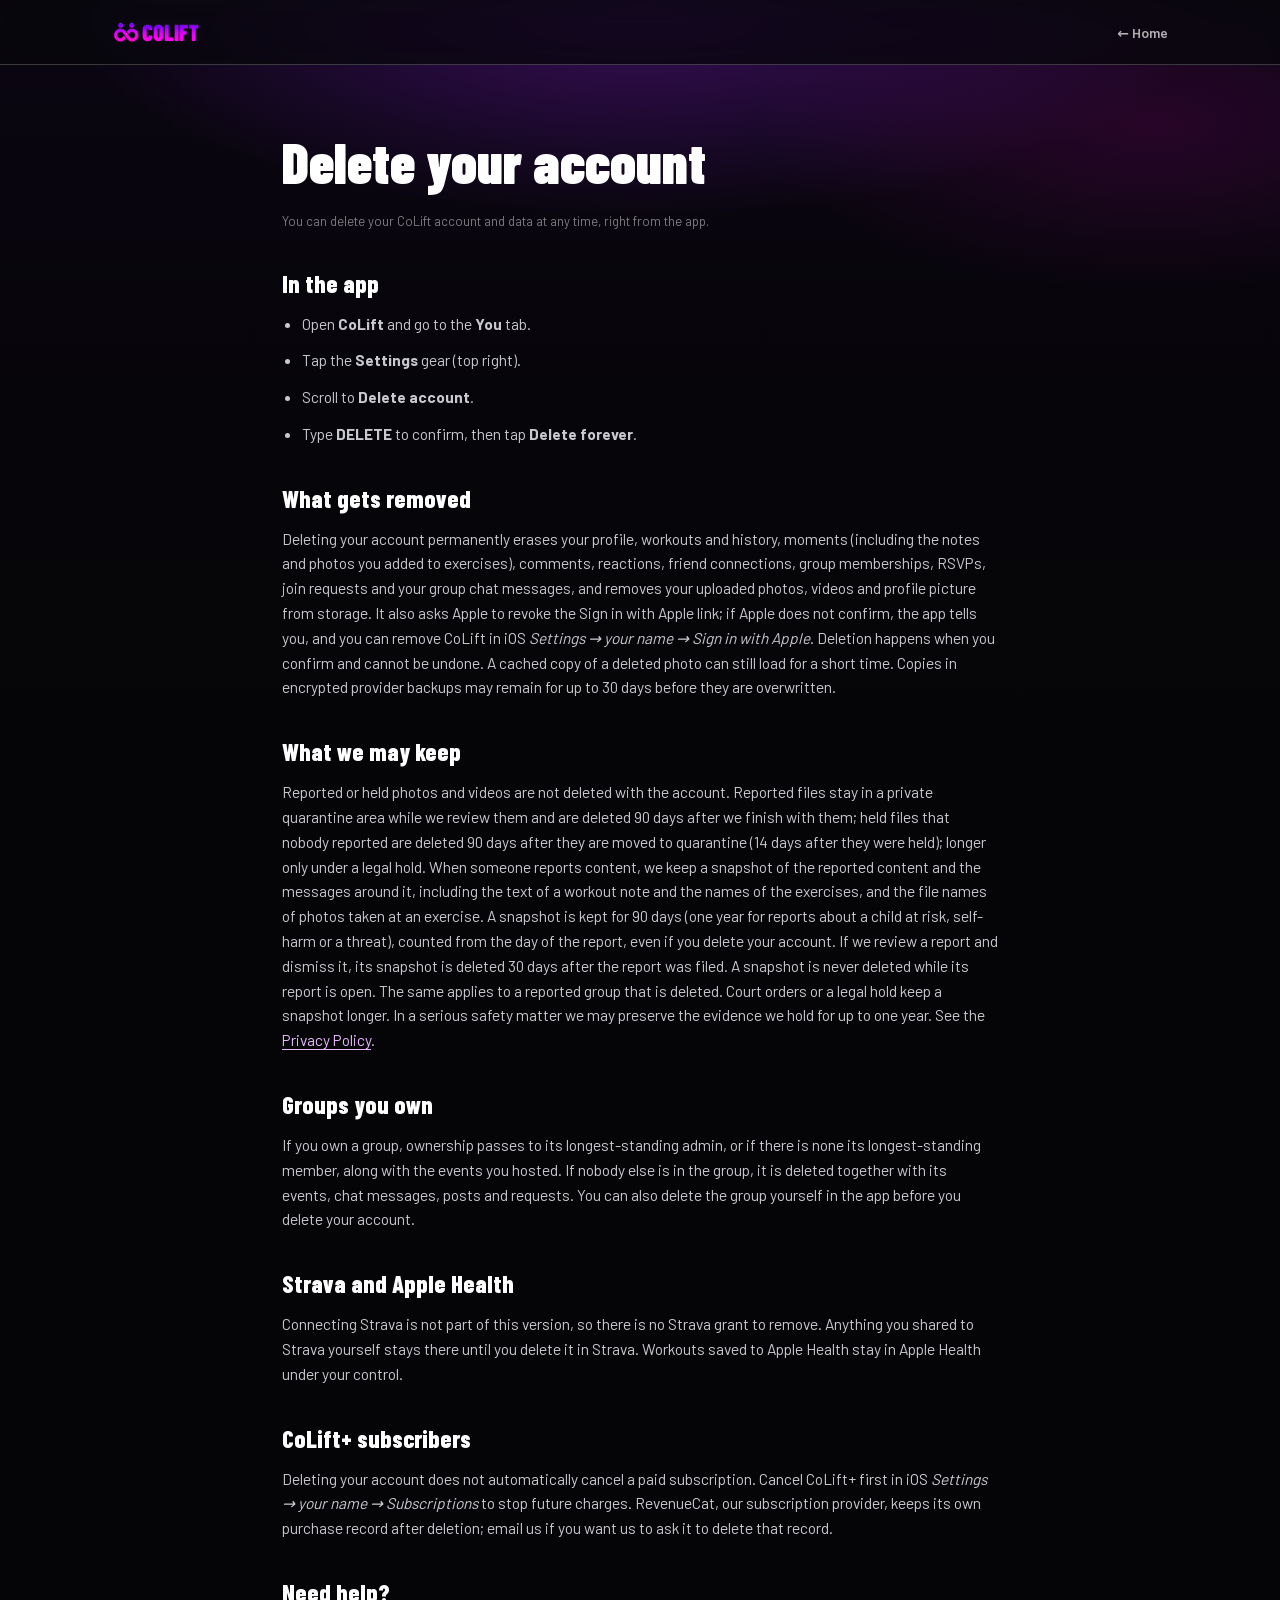
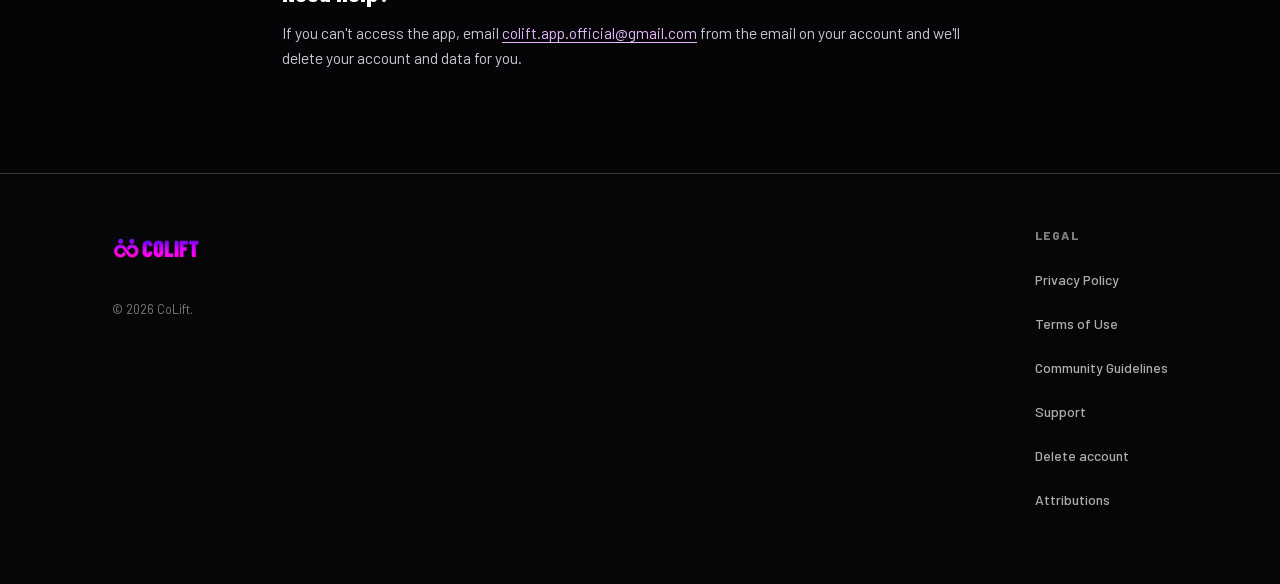
<file: delete-account.html>
<!doctype html>
<html lang="en">
<head>
<meta charset="utf-8">
<meta name="viewport" content="width=device-width,initial-scale=1">
<title>Delete your account · COLIFT</title>
<meta name="description" content="How to delete your CoLift account and data.">
<link rel="icon" href="assets/icon.png">
<link rel="stylesheet" href="styles.css">
</head>
<body>
<nav class="nav scrolled"><div class="wrap">
  <a class="brand" href="index.html"><img class="logo" src="assets/logo.png" alt="COLIFT" style="height:24px"></a>
  <div class="nav-right"><a class="nav-link" href="index.html">← Home</a></div>
</div></nav>

<main class="legal-page">
  <h1>Delete your account</h1>
  <div class="updated">You can delete your CoLift account and data at any time, right from the app.</div>

  <h2>In the app</h2>
  <ul>
    <li>Open <strong>CoLift</strong> and go to the <strong>You</strong> tab.</li>
    <li>Tap the <strong>Settings</strong> gear (top right).</li>
    <li>Scroll to <strong>Delete account</strong>.</li>
    <li>Type <strong>DELETE</strong> to confirm, then tap <strong>Delete forever</strong>.</li>
  </ul>

  <h2>What gets removed</h2>
  <p>Deleting your account permanently erases your profile, workouts and history, moments (including the notes and photos you added to exercises), comments, reactions, friend connections, group memberships, RSVPs, join requests and your group chat messages, and removes your uploaded photos, videos and profile picture from storage. It also asks Apple to revoke the Sign in with Apple link; if Apple does not confirm, the app tells you, and you can remove CoLift in iOS <em>Settings → your name → Sign in with Apple</em>. Deletion happens when you confirm and cannot be undone. A cached copy of a deleted photo can still load for a short time. Copies in encrypted provider backups may remain for up to 30 days before they are overwritten.</p>

  <h2>What we may keep</h2>
  <p>Reported or held photos and videos are not deleted with the account. Reported files stay in a private quarantine area while we review them and are deleted 90 days after we finish with them; held files that nobody reported are deleted 90 days after they are moved to quarantine (14 days after they were held); longer only under a legal hold. When someone reports content, we keep a snapshot of the reported content and the messages around it, including the text of a workout note and the names of the exercises, and the file names of photos taken at an exercise. A snapshot is kept for 90 days (one year for reports about a child at risk, self-harm or a threat), counted from the day of the report, even if you delete your account. If we review a report and dismiss it, its snapshot is deleted 30 days after the report was filed. A snapshot is never deleted while its report is open. The same applies to a reported group that is deleted. Court orders or a legal hold keep a snapshot longer. In a serious safety matter we may preserve the evidence we hold for up to one year. See the <a href="privacy.html">Privacy Policy</a>.</p>

  <h2>Groups you own</h2>
  <p>If you own a group, ownership passes to its longest-standing admin, or if there is none its longest-standing member, along with the events you hosted. If nobody else is in the group, it is deleted together with its events, chat messages, posts and requests. You can also delete the group yourself in the app before you delete your account.</p>

  <h2>Strava and Apple Health</h2>
  <p>Connecting Strava is not part of this version, so there is no Strava grant to remove. Anything you shared to Strava yourself stays there until you delete it in Strava. Workouts saved to Apple Health stay in Apple Health under your control.</p>

  <h2>CoLift+ subscribers</h2>
  <p>Deleting your account does not automatically cancel a paid subscription. Cancel CoLift+ first in iOS <em>Settings → your name → Subscriptions</em> to stop future charges. RevenueCat, our subscription provider, keeps its own purchase record after deletion; email us if you want us to ask it to delete that record.</p>

  <h2>Need help?</h2>
  <p>If you can't access the app, email <a href="mailto:colift.app.official@gmail.com">colift.app.official@gmail.com</a> from the email on your account and we'll delete your account and data for you.</p>
</main>

<footer class="site"><div class="wrap cols">
  <div><a class="brand" href="index.html"><img class="logo" src="assets/logo.png" alt="COLIFT" style="height:24px"></a><p class="copy">© 2026 CoLift.</p></div>
  <div><div class="col-h">Legal</div><div class="legal"><a href="privacy.html">Privacy Policy</a><a href="terms.html">Terms of Use</a><a href="guidelines.html">Community Guidelines</a><a href="support.html">Support</a><a href="delete-account.html">Delete account</a><a href="attributions.html">Attributions</a></div></div>
</div></footer>
</body>
</html>
</file>
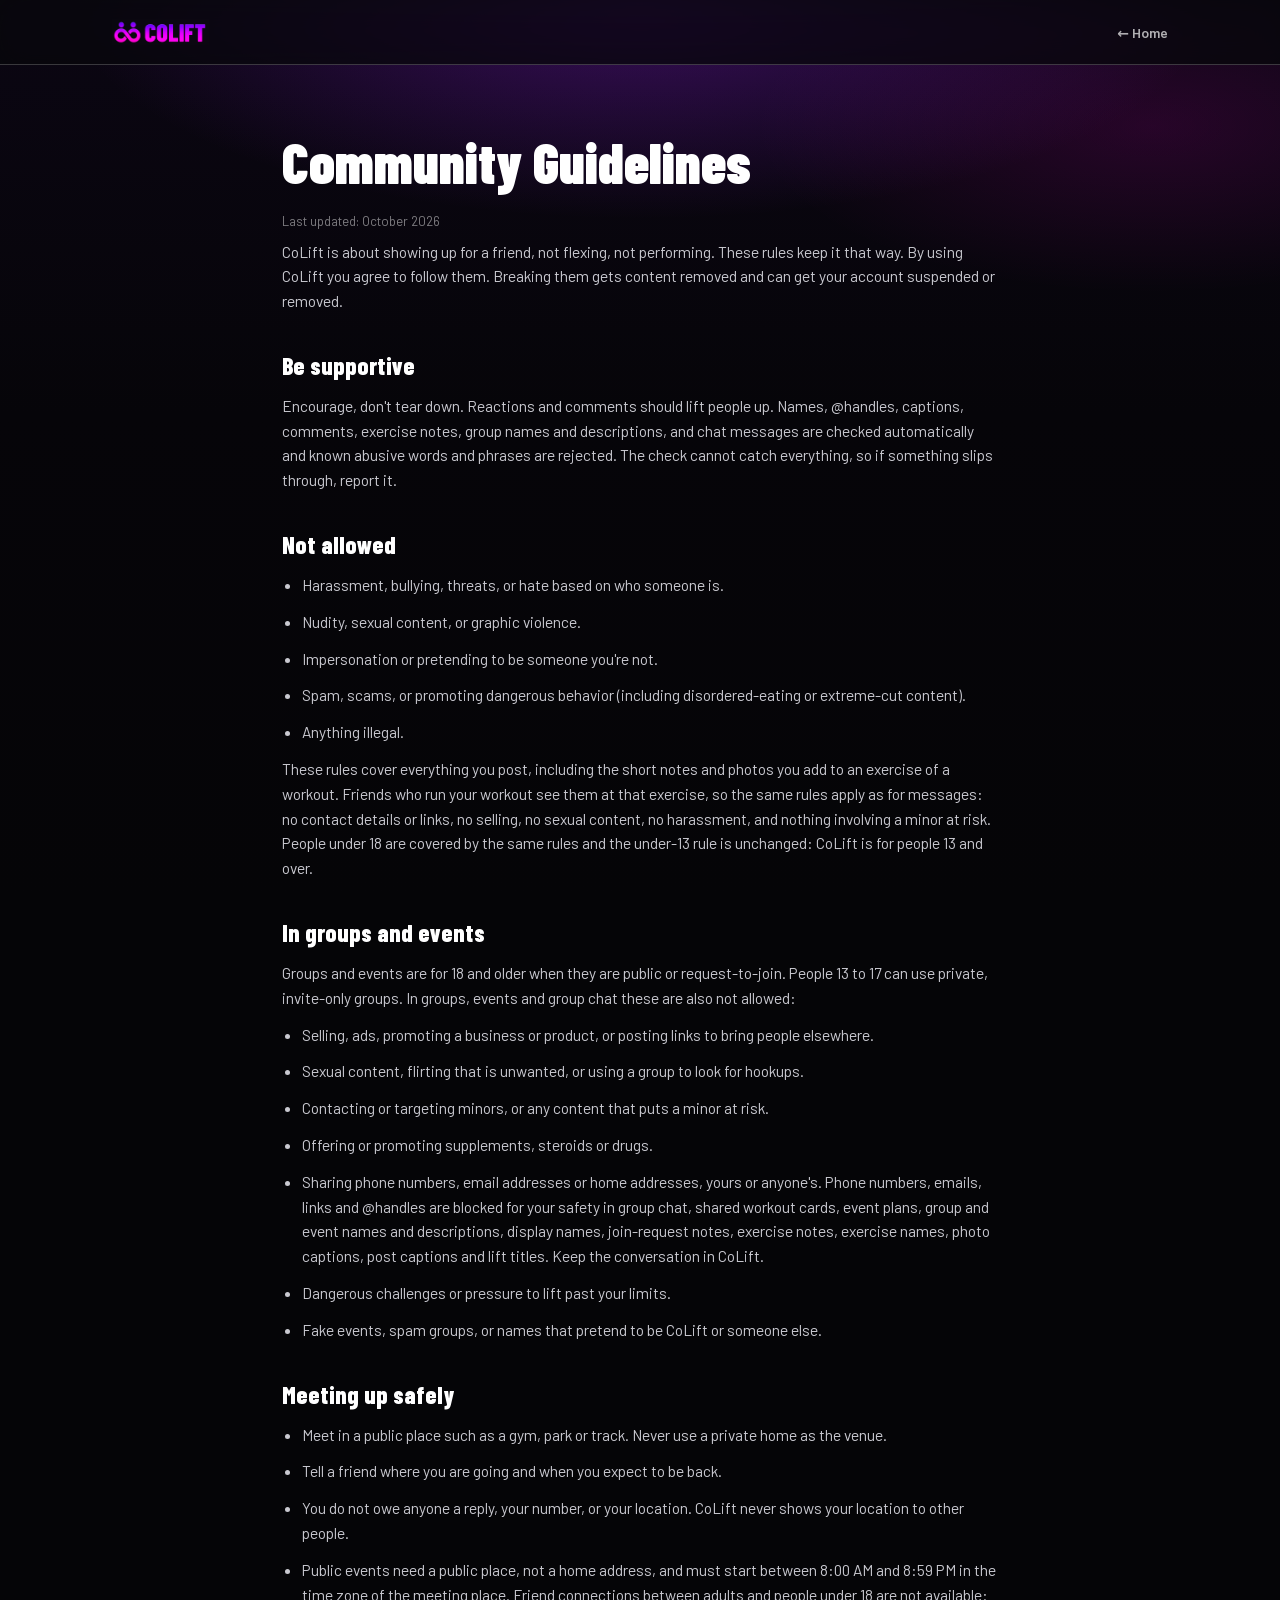
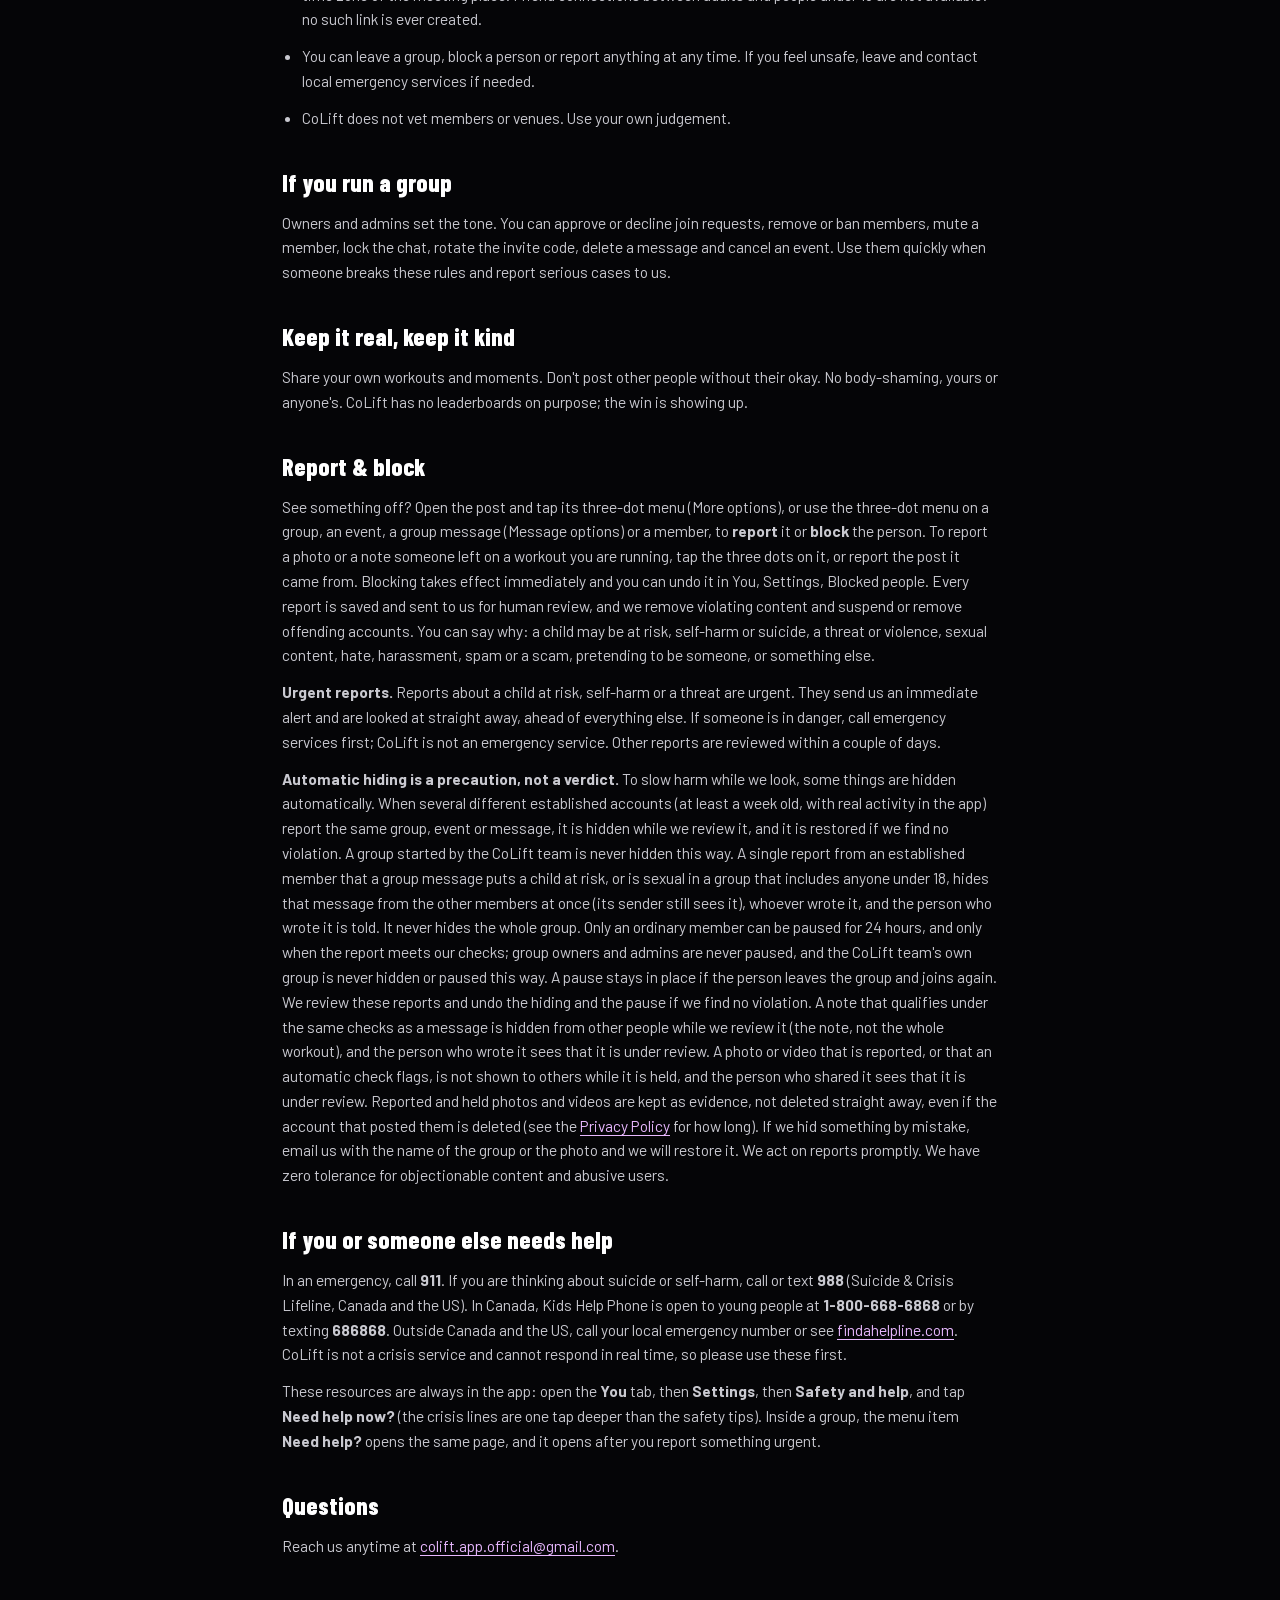
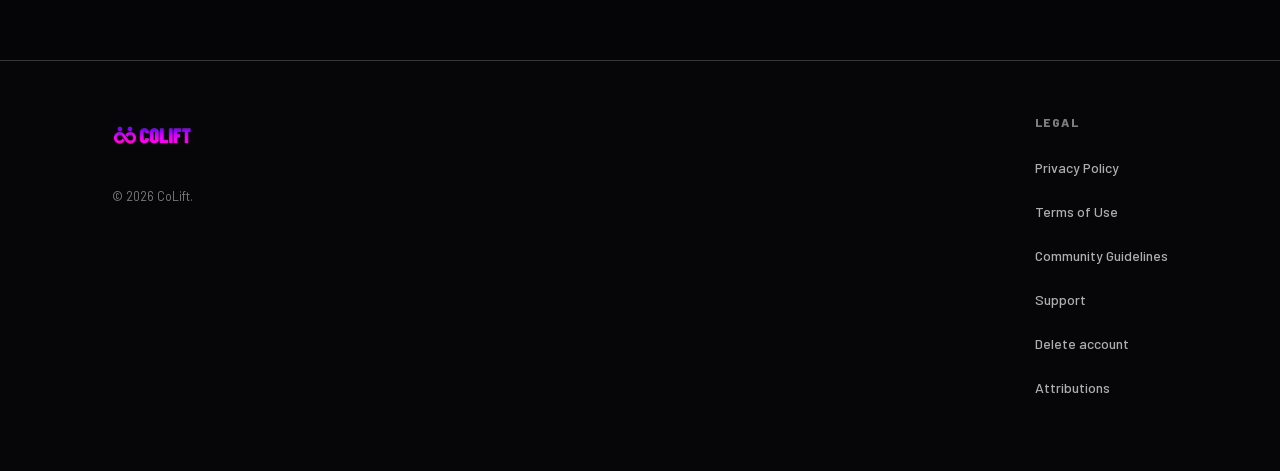
<file: guidelines.html>
<!doctype html>
<html lang="en">
<head>
<meta charset="utf-8">
<meta name="viewport" content="width=device-width,initial-scale=1">
<title>Community Guidelines · COLIFT</title>
<meta name="description" content="The rules that keep CoLift supportive.">
<link rel="icon" href="assets/icon.png">
<link rel="stylesheet" href="styles.css">
</head>
<body>
<nav class="nav scrolled"><div class="wrap">
  <a class="brand" href="index.html"><img class="logo" src="assets/logo.png" alt="COLIFT"></a>
  <div class="nav-right"><a class="nav-link" href="index.html">← Home</a></div>
</div></nav>

<main class="legal-page">
  <h1>Community Guidelines</h1>
  <div class="updated">Last updated: October 2026</div>

  <p>CoLift is about showing up for a friend, not flexing, not performing. These rules keep it that way. By using CoLift you agree to follow them. Breaking them gets content removed and can get your account suspended or removed.</p>

  <h2>Be supportive</h2>
  <p>Encourage, don't tear down. Reactions and comments should lift people up. Names, @handles, captions, comments, exercise notes, group names and descriptions, and chat messages are checked automatically and known abusive words and phrases are rejected. The check cannot catch everything, so if something slips through, report it.</p>

  <h2>Not allowed</h2>
  <ul>
    <li>Harassment, bullying, threats, or hate based on who someone is.</li>
    <li>Nudity, sexual content, or graphic violence.</li>
    <li>Impersonation or pretending to be someone you're not.</li>
    <li>Spam, scams, or promoting dangerous behavior (including disordered-eating or extreme-cut content).</li>
    <li>Anything illegal.</li>
  </ul>
  <p>These rules cover everything you post, including the short notes and photos you add to an exercise of a workout. Friends who run your workout see them at that exercise, so the same rules apply as for messages: no contact details or links, no selling, no sexual content, no harassment, and nothing involving a minor at risk. People under 18 are covered by the same rules and the under-13 rule is unchanged: CoLift is for people 13 and over.</p>

  <h2>In groups and events</h2>
  <p>Groups and events are for 18 and older when they are public or request-to-join. People 13 to 17 can use private, invite-only groups. In groups, events and group chat these are also not allowed:</p>
  <ul>
    <li>Selling, ads, promoting a business or product, or posting links to bring people elsewhere.</li>
    <li>Sexual content, flirting that is unwanted, or using a group to look for hookups.</li>
    <li>Contacting or targeting minors, or any content that puts a minor at risk.</li>
    <li>Offering or promoting supplements, steroids or drugs.</li>
    <li>Sharing phone numbers, email addresses or home addresses, yours or anyone's. Phone numbers, emails, links and @handles are blocked for your safety in group chat, shared workout cards, event plans, group and event names and descriptions, display names, join-request notes, exercise notes, exercise names, photo captions, post captions and lift titles. Keep the conversation in CoLift.</li>
    <li>Dangerous challenges or pressure to lift past your limits.</li>
    <li>Fake events, spam groups, or names that pretend to be CoLift or someone else.</li>
  </ul>

  <h2>Meeting up safely</h2>
  <ul>
    <li>Meet in a public place such as a gym, park or track. Never use a private home as the venue.</li>
    <li>Tell a friend where you are going and when you expect to be back.</li>
    <li>You do not owe anyone a reply, your number, or your location. CoLift never shows your location to other people.</li>
    <li>Public events need a public place, not a home address, and must start between 8:00 AM and 8:59 PM in the time zone of the meeting place. Friend connections between adults and people under 18 are not available: no such link is ever created.</li>
    <li>You can leave a group, block a person or report anything at any time. If you feel unsafe, leave and contact local emergency services if needed.</li>
    <li>CoLift does not vet members or venues. Use your own judgement.</li>
  </ul>

  <h2>If you run a group</h2>
  <p>Owners and admins set the tone. You can approve or decline join requests, remove or ban members, mute a member, lock the chat, rotate the invite code, delete a message and cancel an event. Use them quickly when someone breaks these rules and report serious cases to us.</p>

  <h2>Keep it real, keep it kind</h2>
  <p>Share your own workouts and moments. Don't post other people without their okay. No body-shaming, yours or anyone's. CoLift has no leaderboards on purpose; the win is showing up.</p>

  <h2>Report &amp; block</h2>
  <p>See something off? Open the post and tap its three-dot menu (More options), or use the three-dot menu on a group, an event, a group message (Message options) or a member, to <strong>report</strong> it or <strong>block</strong> the person. To report a photo or a note someone left on a workout you are running, tap the three dots on it, or report the post it came from. Blocking takes effect immediately and you can undo it in You, Settings, Blocked people. Every report is saved and sent to us for human review, and we remove violating content and suspend or remove offending accounts. You can say why: a child may be at risk, self-harm or suicide, a threat or violence, sexual content, hate, harassment, spam or a scam, pretending to be someone, or something else.</p>
  <p><strong>Urgent reports.</strong> Reports about a child at risk, self-harm or a threat are urgent. They send us an immediate alert and are looked at straight away, ahead of everything else. If someone is in danger, call emergency services first; CoLift is not an emergency service. Other reports are reviewed within a couple of days.</p>
  <p><strong>Automatic hiding is a precaution, not a verdict.</strong> To slow harm while we look, some things are hidden automatically. When several different established accounts (at least a week old, with real activity in the app) report the same group, event or message, it is hidden while we review it, and it is restored if we find no violation. A group started by the CoLift team is never hidden this way. A single report from an established member that a group message puts a child at risk, or is sexual in a group that includes anyone under 18, hides that message from the other members at once (its sender still sees it), whoever wrote it, and the person who wrote it is told. It never hides the whole group. Only an ordinary member can be paused for 24 hours, and only when the report meets our checks; group owners and admins are never paused, and the CoLift team's own group is never hidden or paused this way. A pause stays in place if the person leaves the group and joins again. We review these reports and undo the hiding and the pause if we find no violation. A note that qualifies under the same checks as a message is hidden from other people while we review it (the note, not the whole workout), and the person who wrote it sees that it is under review. A photo or video that is reported, or that an automatic check flags, is not shown to others while it is held, and the person who shared it sees that it is under review. Reported and held photos and videos are kept as evidence, not deleted straight away, even if the account that posted them is deleted (see the <a href="privacy.html">Privacy Policy</a> for how long). If we hid something by mistake, email us with the name of the group or the photo and we will restore it. We act on reports promptly. We have zero tolerance for objectionable content and abusive users.</p>

  <h2>If you or someone else needs help</h2>
  <p>In an emergency, call <strong>911</strong>. If you are thinking about suicide or self-harm, call or text <strong>988</strong> (Suicide &amp; Crisis Lifeline, Canada and the US). In Canada, Kids Help Phone is open to young people at <strong>1-800-668-6868</strong> or by texting <strong>686868</strong>. Outside Canada and the US, call your local emergency number or see <a href="https://findahelpline.com">findahelpline.com</a>. CoLift is not a crisis service and cannot respond in real time, so please use these first.</p>
  <p>These resources are always in the app: open the <strong>You</strong> tab, then <strong>Settings</strong>, then <strong>Safety and help</strong>, and tap <strong>Need help now?</strong> (the crisis lines are one tap deeper than the safety tips). Inside a group, the menu item <strong>Need help?</strong> opens the same page, and it opens after you report something urgent.</p>

  <h2>Questions</h2>
  <p>Reach us anytime at <a href="mailto:colift.app.official@gmail.com">colift.app.official@gmail.com</a>.</p>
</main>

<footer class="site"><div class="wrap cols">
  <div><a class="brand" href="index.html"><img class="logo" src="assets/logo.png" alt="COLIFT" style="height:22px"></a><p class="copy">© 2026 CoLift.</p></div>
  <div><div class="col-h">Legal</div><div class="legal"><a href="privacy.html">Privacy Policy</a><a href="terms.html">Terms of Use</a><a href="guidelines.html">Community Guidelines</a><a href="support.html">Support</a><a href="delete-account.html">Delete account</a><a href="attributions.html">Attributions</a></div></div>
</div></footer>
</body>
</html>
</file>
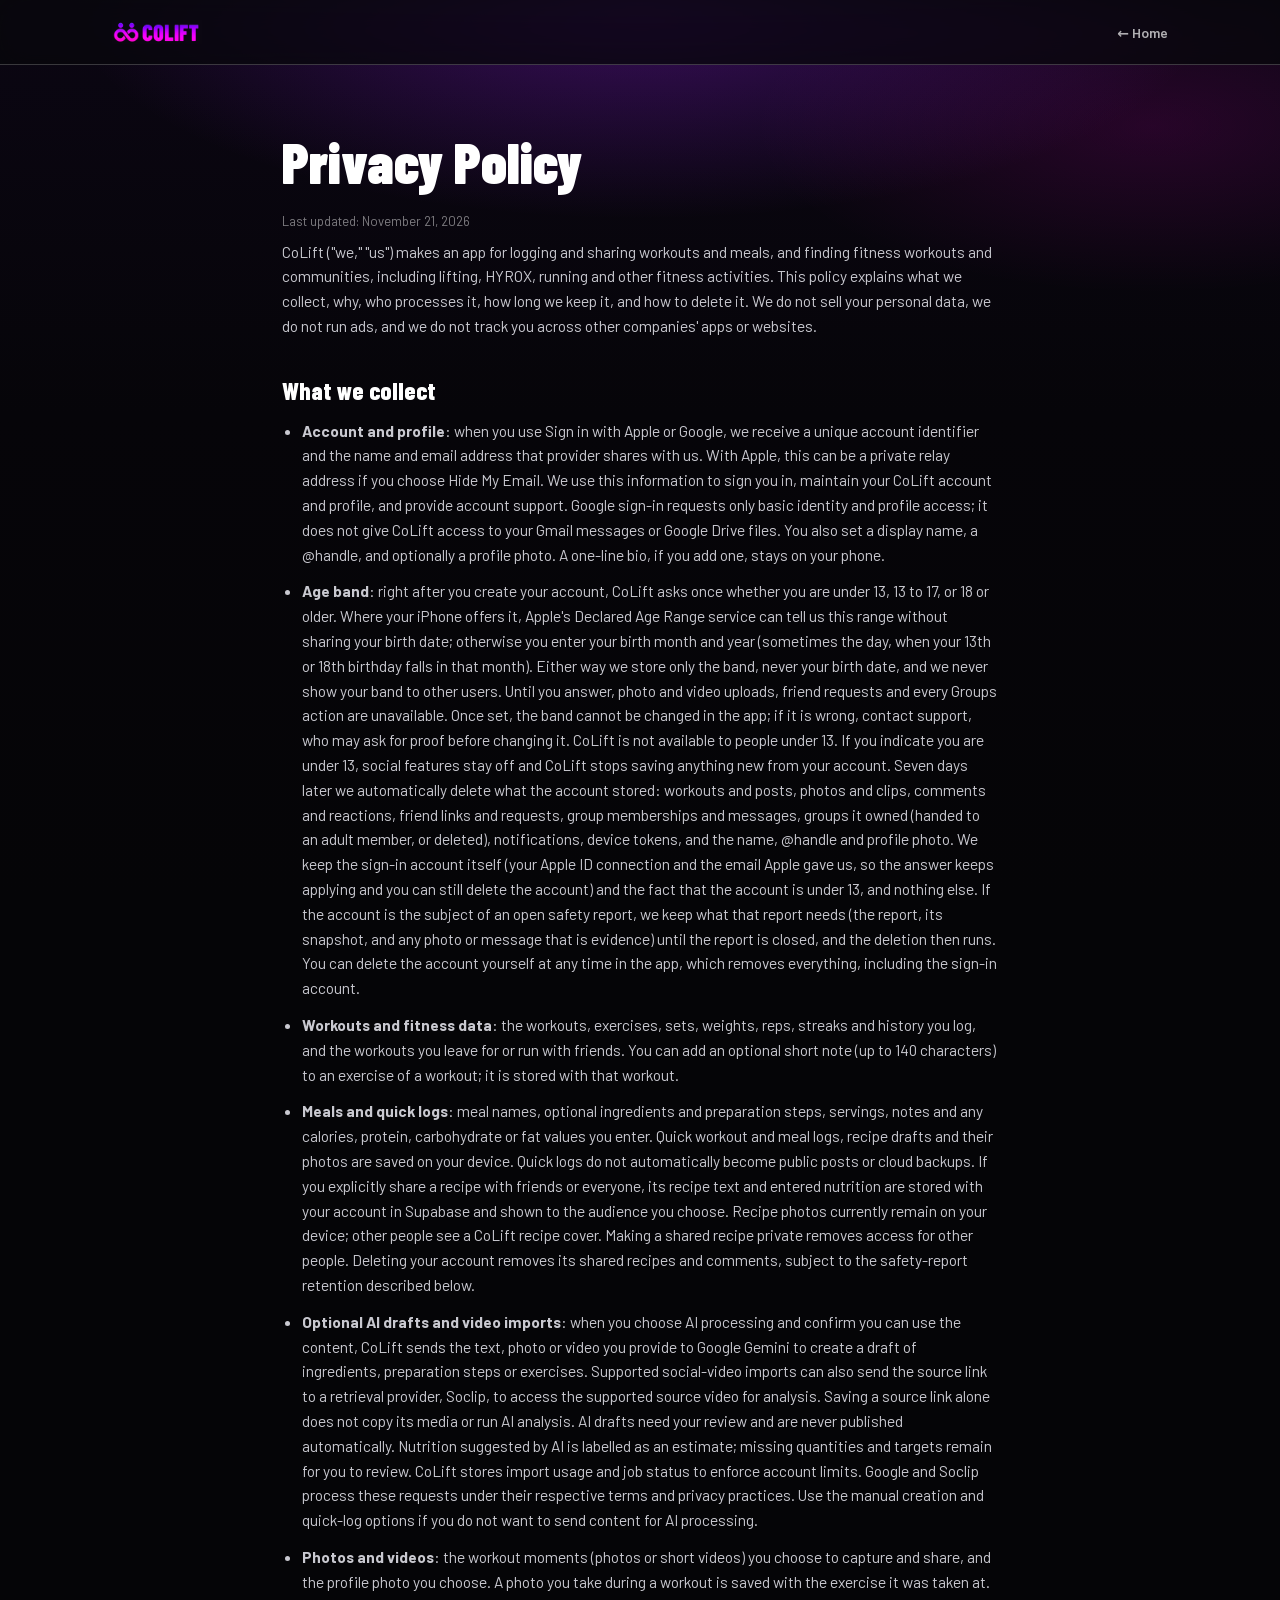
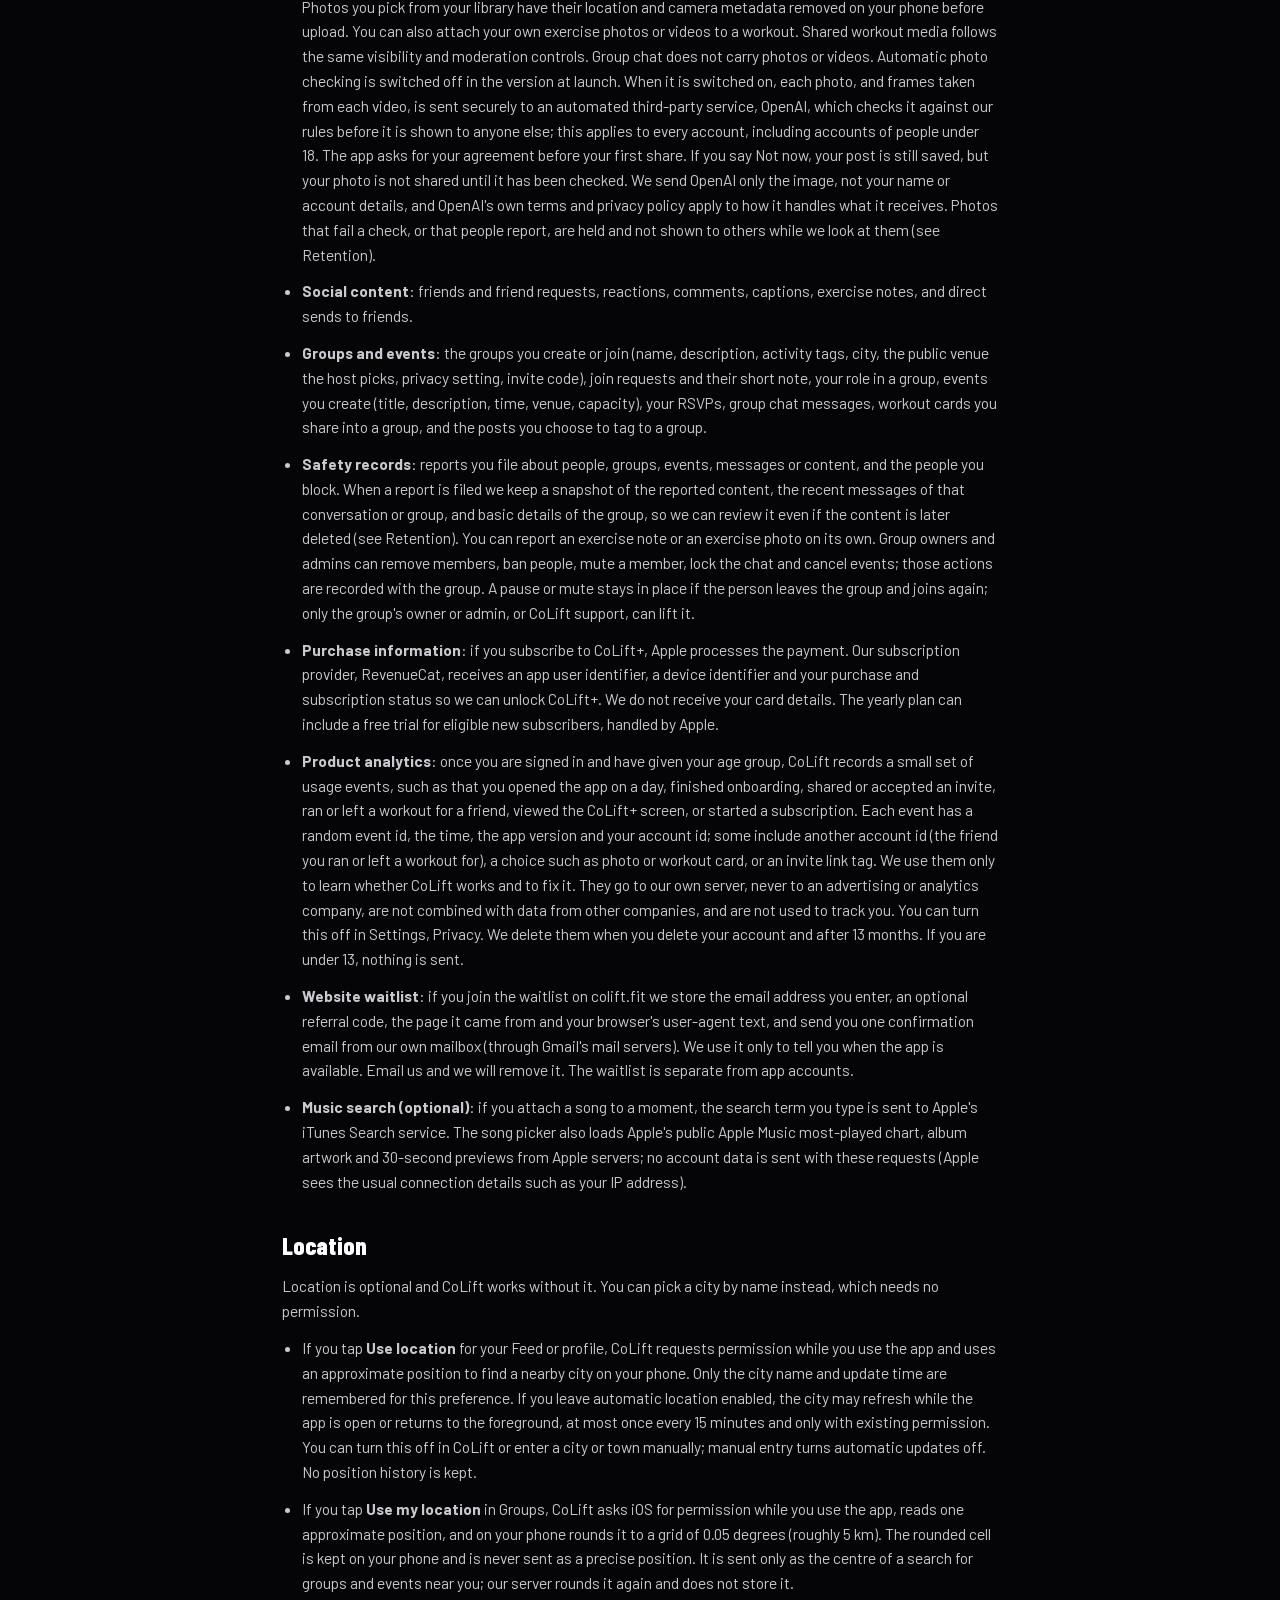
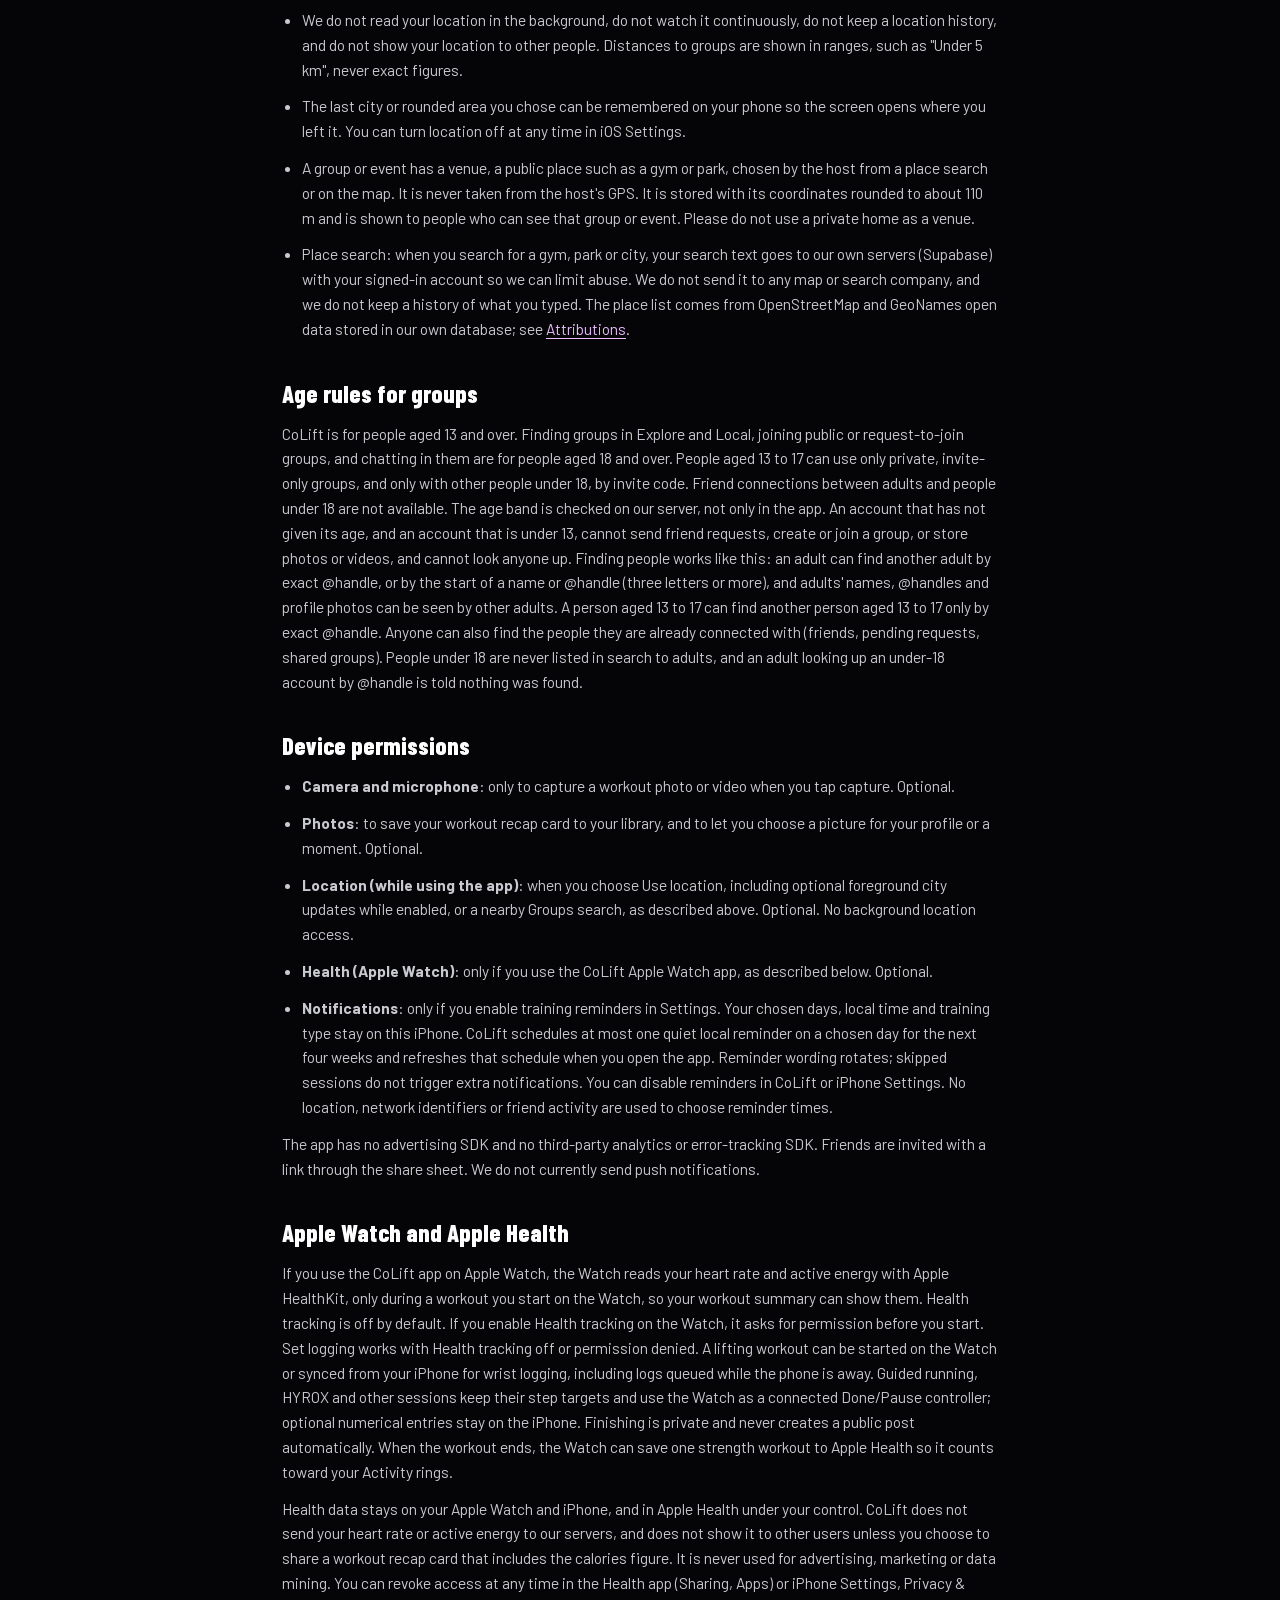
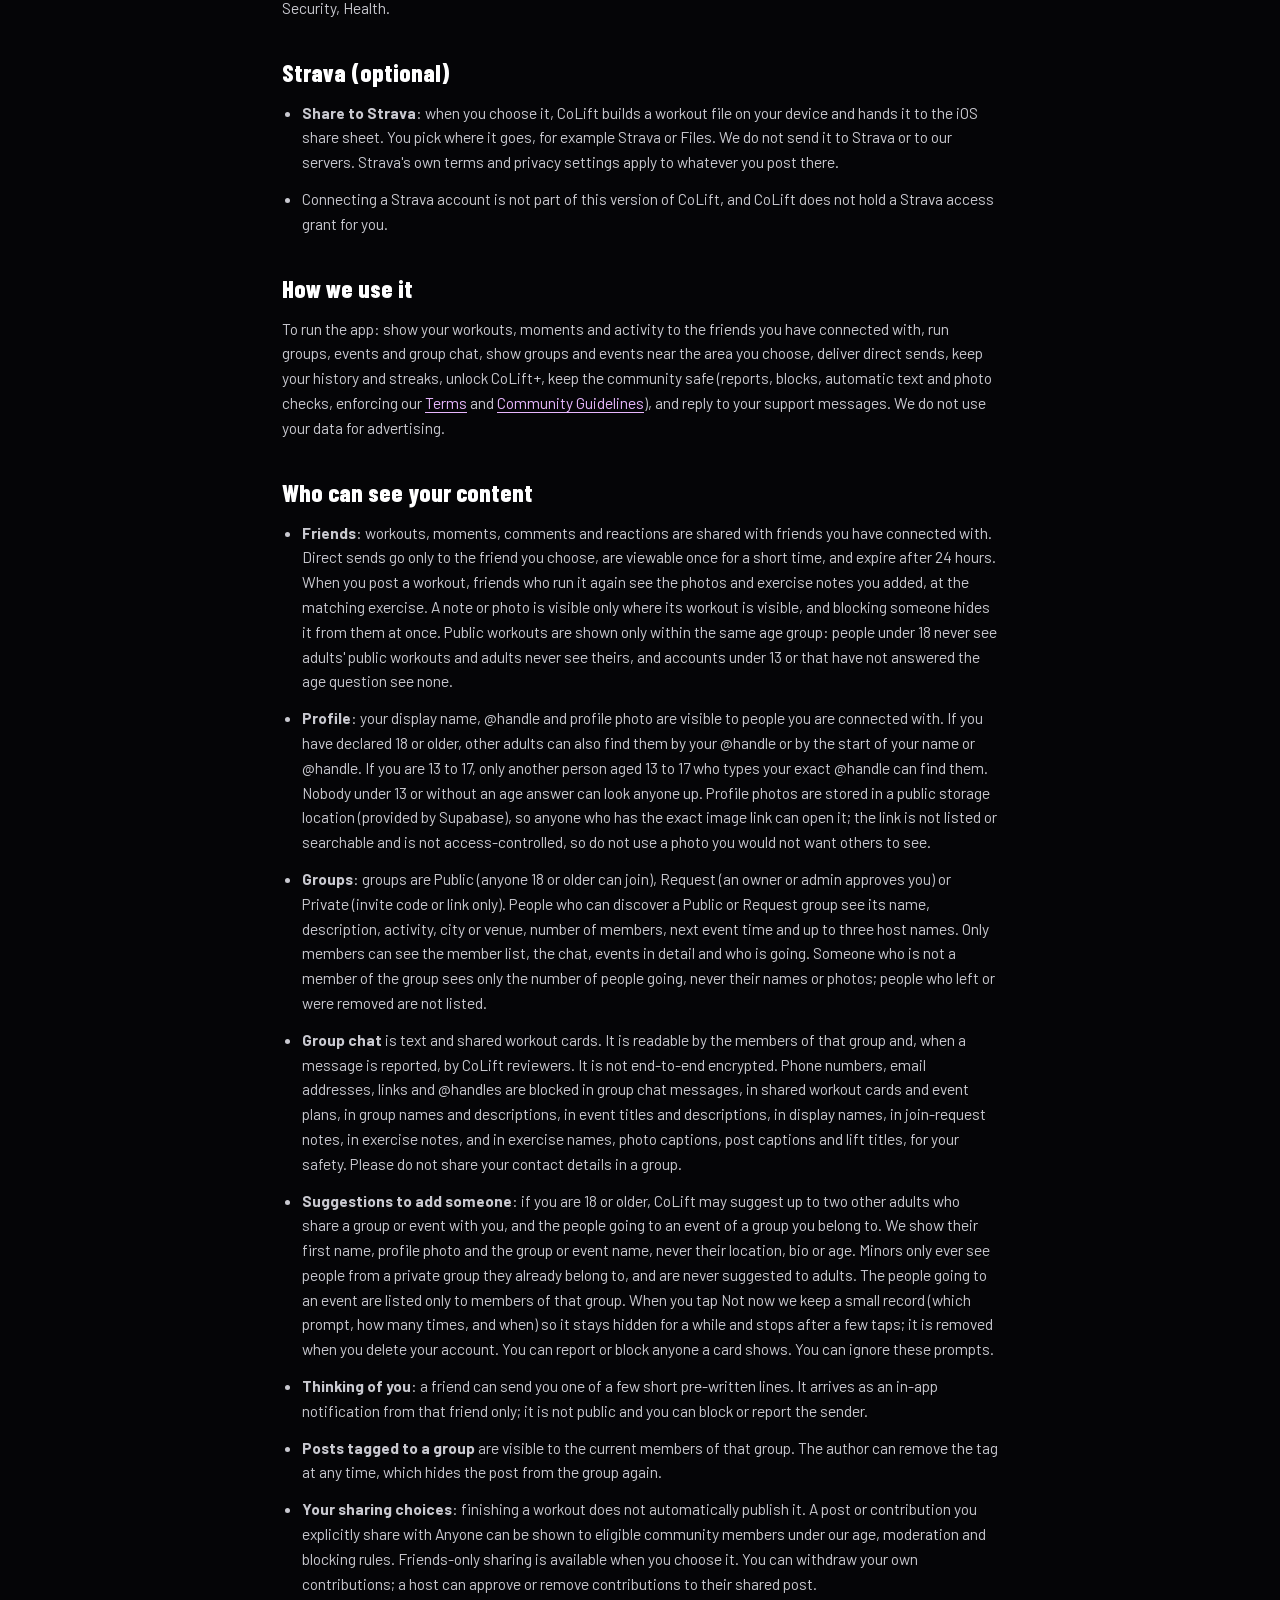
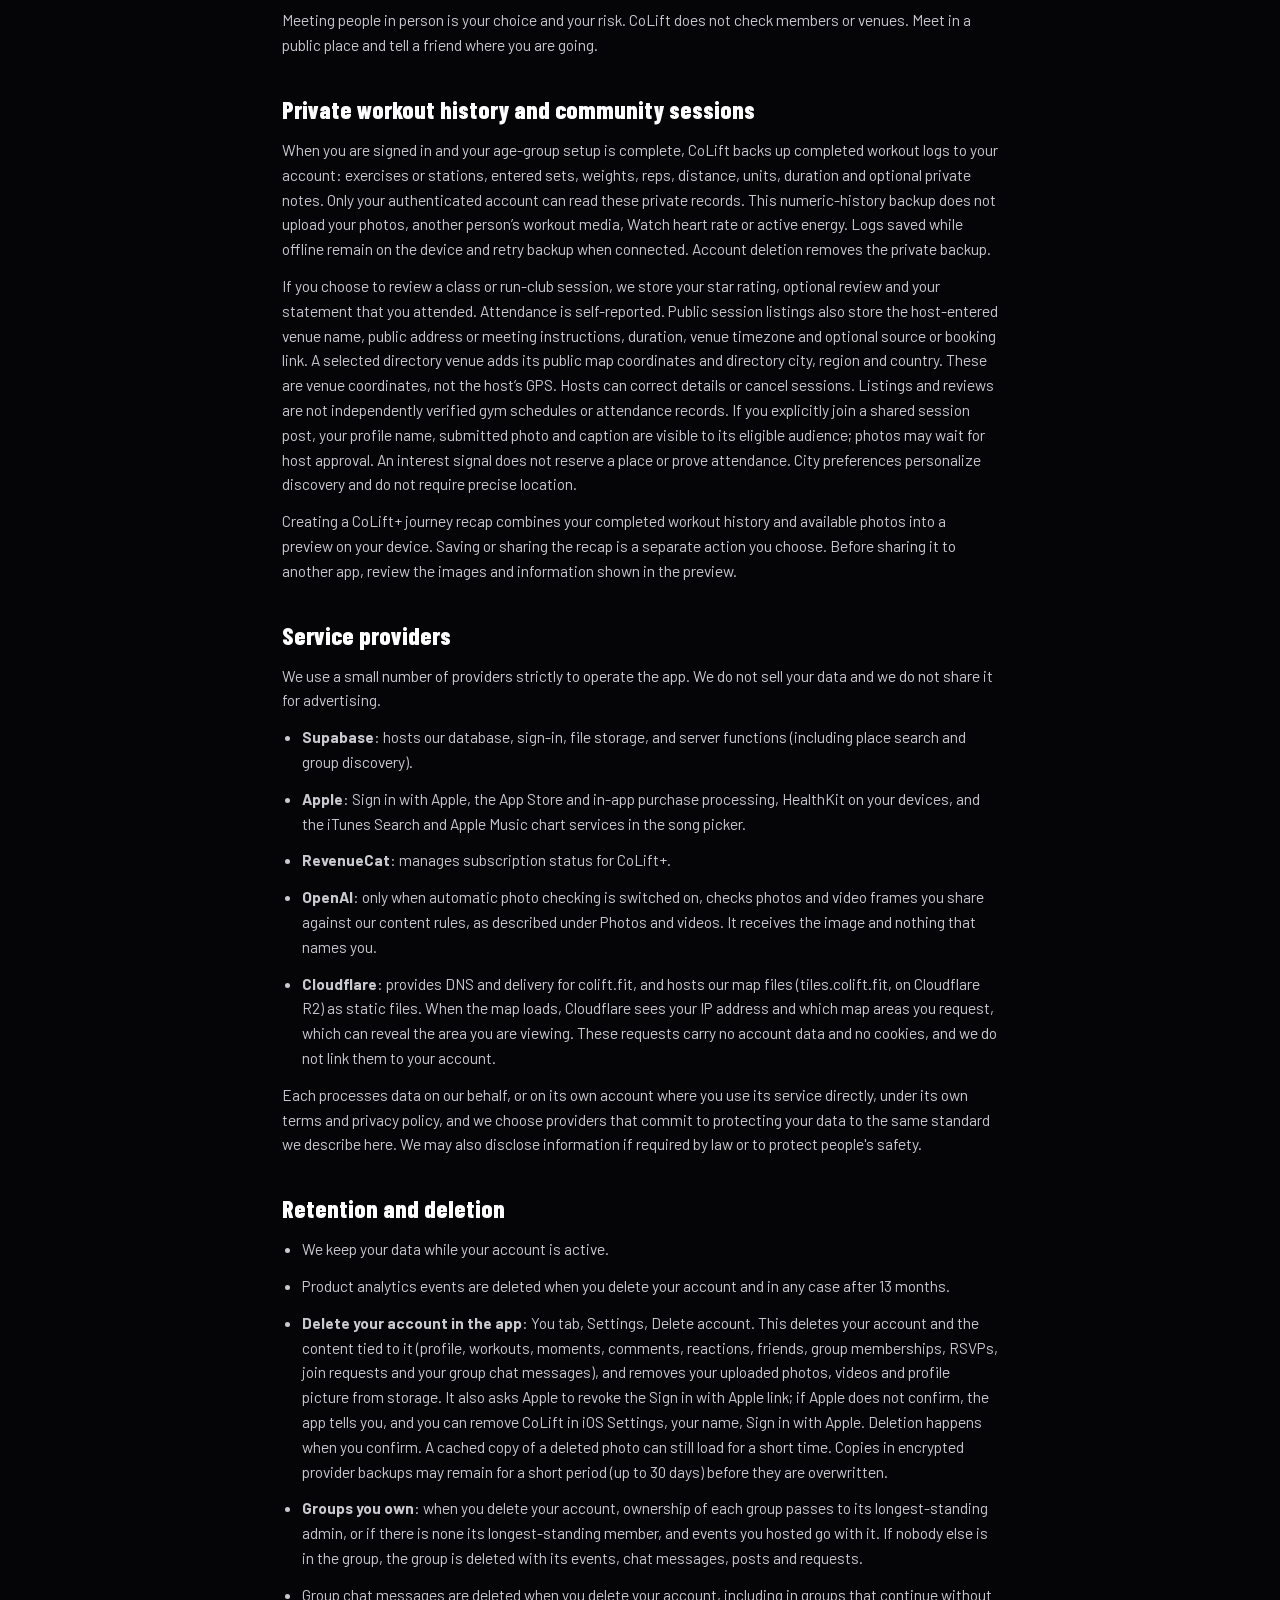
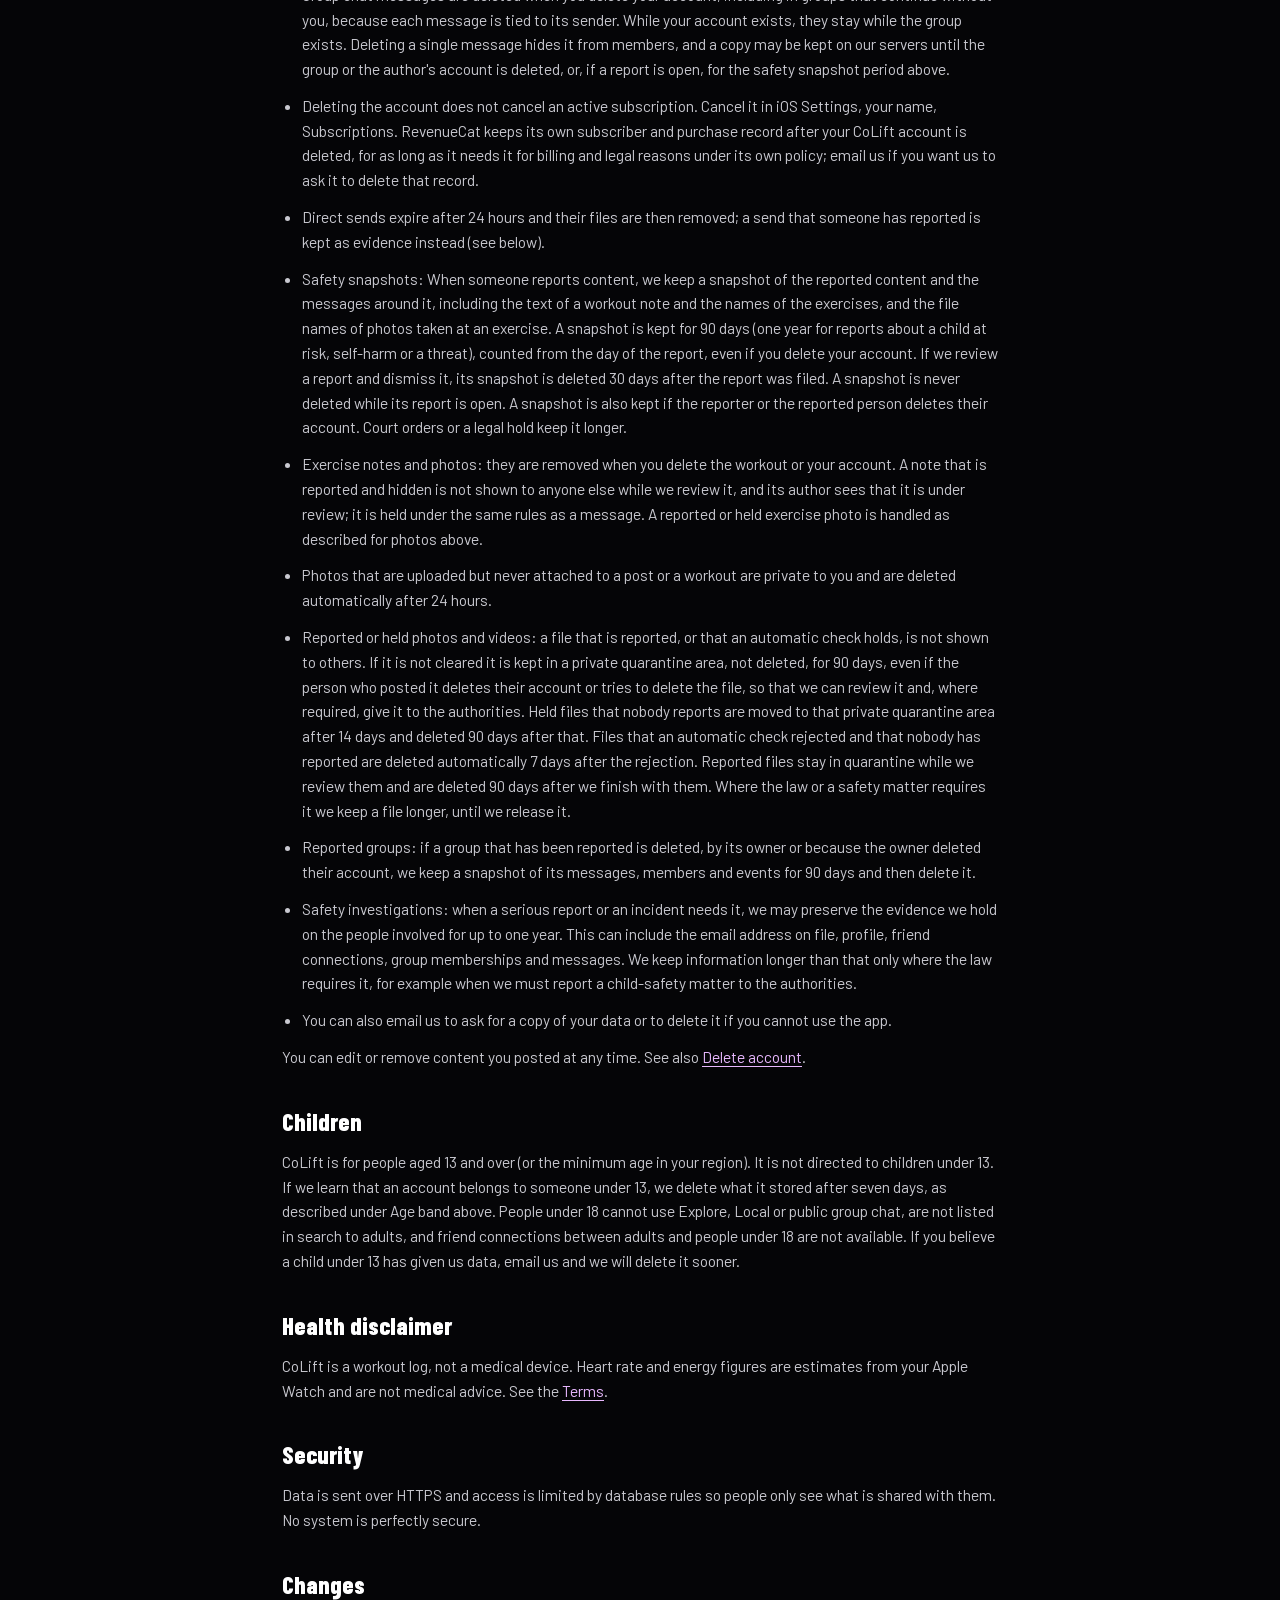
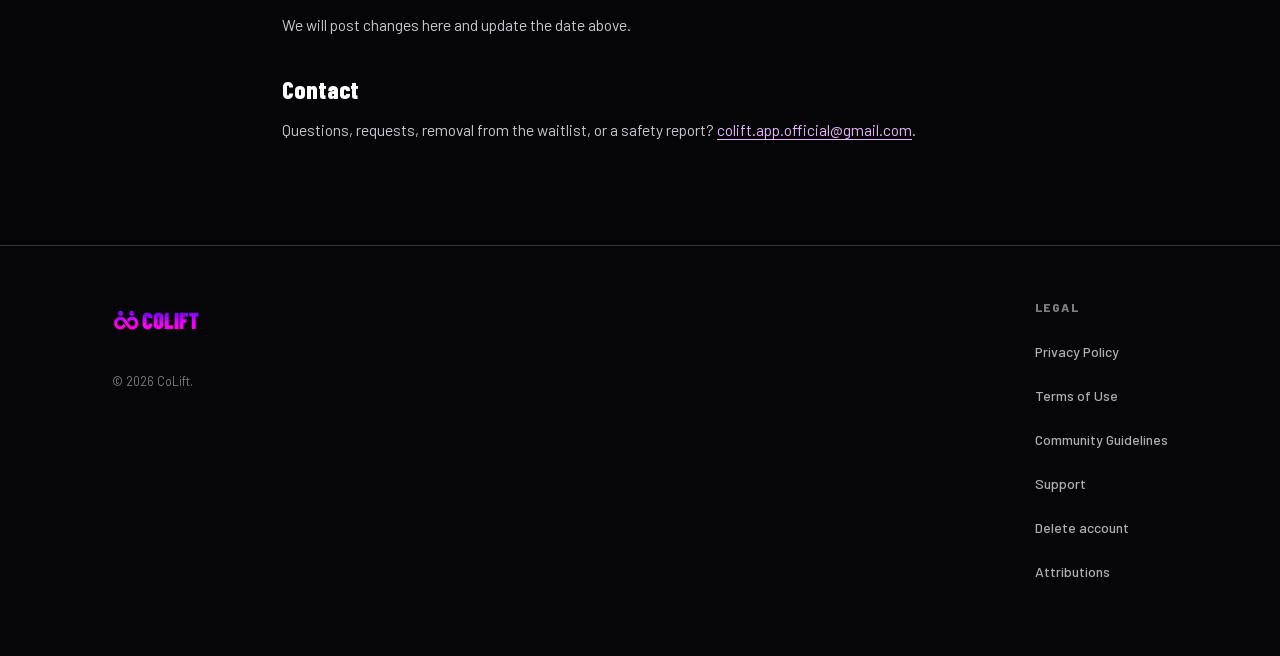
<file: privacy.html>
<!doctype html>
<html lang="en">
<head>
<meta charset="utf-8">
<meta name="viewport" content="width=device-width,initial-scale=1">
<title>Privacy Policy · COLIFT</title>
<meta name="description" content="CoLift Privacy Policy.">
<link rel="icon" href="assets/icon.png">
<link rel="stylesheet" href="styles.css">
</head>
<body>
<nav class="nav scrolled"><div class="wrap">
  <a class="brand" href="index.html"><img class="logo" src="assets/logo.png" alt="COLIFT" style="height:24px"></a>
  <div class="nav-right"><a class="nav-link" href="index.html">← Home</a></div>
</div></nav>

<main class="legal-page">
  <h1>Privacy Policy</h1>
  <div class="updated">Last updated: November 21, 2026</div>

  <p>CoLift ("we," "us") makes an app for logging and sharing workouts and meals, and finding fitness workouts and communities, including lifting, HYROX, running and other fitness activities. This policy explains what we collect, why, who processes it, how long we keep it, and how to delete it. We do not sell your personal data, we do not run ads, and we do not track you across other companies' apps or websites.</p>

  <h2>What we collect</h2>
  <ul>
    <li><strong>Account and profile</strong>: when you use Sign in with Apple or Google, we receive a unique account identifier and the name and email address that provider shares with us. With Apple, this can be a private relay address if you choose Hide My Email. We use this information to sign you in, maintain your CoLift account and profile, and provide account support. Google sign-in requests only basic identity and profile access; it does not give CoLift access to your Gmail messages or Google Drive files. You also set a display name, a @handle, and optionally a profile photo. A one-line bio, if you add one, stays on your phone.</li>
    <li><strong>Age band</strong>: right after you create your account, CoLift asks once whether you are under 13, 13 to 17, or 18 or older. Where your iPhone offers it, Apple's Declared Age Range service can tell us this range without sharing your birth date; otherwise you enter your birth month and year (sometimes the day, when your 13th or 18th birthday falls in that month). Either way we store only the band, never your birth date, and we never show your band to other users. Until you answer, photo and video uploads, friend requests and every Groups action are unavailable. Once set, the band cannot be changed in the app; if it is wrong, contact support, who may ask for proof before changing it. CoLift is not available to people under 13. If you indicate you are under 13, social features stay off and CoLift stops saving anything new from your account. Seven days later we automatically delete what the account stored: workouts and posts, photos and clips, comments and reactions, friend links and requests, group memberships and messages, groups it owned (handed to an adult member, or deleted), notifications, device tokens, and the name, @handle and profile photo. We keep the sign-in account itself (your Apple ID connection and the email Apple gave us, so the answer keeps applying and you can still delete the account) and the fact that the account is under 13, and nothing else. If the account is the subject of an open safety report, we keep what that report needs (the report, its snapshot, and any photo or message that is evidence) until the report is closed, and the deletion then runs. You can delete the account yourself at any time in the app, which removes everything, including the sign-in account.</li>
    <li><strong>Workouts and fitness data</strong>: the workouts, exercises, sets, weights, reps, streaks and history you log, and the workouts you leave for or run with friends. You can add an optional short note (up to 140 characters) to an exercise of a workout; it is stored with that workout.</li>
    <li><strong>Meals and quick logs</strong>: meal names, optional ingredients and preparation steps, servings, notes and any calories, protein, carbohydrate or fat values you enter. Quick workout and meal logs, recipe drafts and their photos are saved on your device. Quick logs do not automatically become public posts or cloud backups. If you explicitly share a recipe with friends or everyone, its recipe text and entered nutrition are stored with your account in Supabase and shown to the audience you choose. Recipe photos currently remain on your device; other people see a CoLift recipe cover. Making a shared recipe private removes access for other people. Deleting your account removes its shared recipes and comments, subject to the safety-report retention described below.</li>
    <li><strong>Optional AI drafts and video imports</strong>: when you choose AI processing and confirm you can use the content, CoLift sends the text, photo or video you provide to Google Gemini to create a draft of ingredients, preparation steps or exercises. Supported social-video imports can also send the source link to a retrieval provider, Soclip, to access the supported source video for analysis. Saving a source link alone does not copy its media or run AI analysis. AI drafts need your review and are never published automatically. Nutrition suggested by AI is labelled as an estimate; missing quantities and targets remain for you to review. CoLift stores import usage and job status to enforce account limits. Google and Soclip process these requests under their respective terms and privacy practices. Use the manual creation and quick-log options if you do not want to send content for AI processing.</li>
    <li><strong>Photos and videos</strong>: the workout moments (photos or short videos) you choose to capture and share, and the profile photo you choose. A photo you take during a workout is saved with the exercise it was taken at. Photos you pick from your library have their location and camera metadata removed on your phone before upload. You can also attach your own exercise photos or videos to a workout. Shared workout media follows the same visibility and moderation controls. Group chat does not carry photos or videos. Automatic photo checking is switched off in the version at launch. When it is switched on, each photo, and frames taken from each video, is sent securely to an automated third-party service, OpenAI, which checks it against our rules before it is shown to anyone else; this applies to every account, including accounts of people under 18. The app asks for your agreement before your first share. If you say Not now, your post is still saved, but your photo is not shared until it has been checked. We send OpenAI only the image, not your name or account details, and OpenAI's own terms and privacy policy apply to how it handles what it receives. Photos that fail a check, or that people report, are held and not shown to others while we look at them (see Retention).</li>
    <li><strong>Social content</strong>: friends and friend requests, reactions, comments, captions, exercise notes, and direct sends to friends.</li>
    <li><strong>Groups and events</strong>: the groups you create or join (name, description, activity tags, city, the public venue the host picks, privacy setting, invite code), join requests and their short note, your role in a group, events you create (title, description, time, venue, capacity), your RSVPs, group chat messages, workout cards you share into a group, and the posts you choose to tag to a group.</li>
    <li><strong>Safety records</strong>: reports you file about people, groups, events, messages or content, and the people you block. When a report is filed we keep a snapshot of the reported content, the recent messages of that conversation or group, and basic details of the group, so we can review it even if the content is later deleted (see Retention). You can report an exercise note or an exercise photo on its own. Group owners and admins can remove members, ban people, mute a member, lock the chat and cancel events; those actions are recorded with the group. A pause or mute stays in place if the person leaves the group and joins again; only the group's owner or admin, or CoLift support, can lift it.</li>
    <li><strong>Purchase information</strong>: if you subscribe to CoLift+, Apple processes the payment. Our subscription provider, RevenueCat, receives an app user identifier, a device identifier and your purchase and subscription status so we can unlock CoLift+. We do not receive your card details. The yearly plan can include a free trial for eligible new subscribers, handled by Apple.</li>
    <li><strong>Product analytics</strong>: once you are signed in and have given your age group, CoLift records a small set of usage events, such as that you opened the app on a day, finished onboarding, shared or accepted an invite, ran or left a workout for a friend, viewed the CoLift+ screen, or started a subscription. Each event has a random event id, the time, the app version and your account id; some include another account id (the friend you ran or left a workout for), a choice such as photo or workout card, or an invite link tag. We use them only to learn whether CoLift works and to fix it. They go to our own server, never to an advertising or analytics company, are not combined with data from other companies, and are not used to track you. You can turn this off in Settings, Privacy. We delete them when you delete your account and after 13 months. If you are under 13, nothing is sent.</li>
    <li><strong>Website waitlist</strong>: if you join the waitlist on colift.fit we store the email address you enter, an optional referral code, the page it came from and your browser's user-agent text, and send you one confirmation email from our own mailbox (through Gmail's mail servers). We use it only to tell you when the app is available. Email us and we will remove it. The waitlist is separate from app accounts.</li>
    <li><strong>Music search (optional)</strong>: if you attach a song to a moment, the search term you type is sent to Apple's iTunes Search service. The song picker also loads Apple's public Apple Music most-played chart, album artwork and 30-second previews from Apple servers; no account data is sent with these requests (Apple sees the usual connection details such as your IP address).</li>
  </ul>

  <h2>Location</h2>
  <p>Location is optional and CoLift works without it. You can pick a city by name instead, which needs no permission.</p>
  <ul>
    <li>If you tap <strong>Use location</strong> for your Feed or profile, CoLift requests permission while you use the app and uses an approximate position to find a nearby city on your phone. Only the city name and update time are remembered for this preference. If you leave automatic location enabled, the city may refresh while the app is open or returns to the foreground, at most once every 15 minutes and only with existing permission. You can turn this off in CoLift or enter a city or town manually; manual entry turns automatic updates off. No position history is kept.</li>
    <li>If you tap <strong>Use my location</strong> in Groups, CoLift asks iOS for permission while you use the app, reads one approximate position, and on your phone rounds it to a grid of 0.05 degrees (roughly 5 km). The rounded cell is kept on your phone and is never sent as a precise position. It is sent only as the centre of a search for groups and events near you; our server rounds it again and does not store it.</li>
    <li>We do not read your location in the background, do not watch it continuously, do not keep a location history, and do not show your location to other people. Distances to groups are shown in ranges, such as "Under 5 km", never exact figures.</li>
    <li>The last city or rounded area you chose can be remembered on your phone so the screen opens where you left it. You can turn location off at any time in iOS Settings.</li>
    <li>A group or event has a venue, a public place such as a gym or park, chosen by the host from a place search or on the map. It is never taken from the host's GPS. It is stored with its coordinates rounded to about 110 m and is shown to people who can see that group or event. Please do not use a private home as a venue.</li>
    <li>Place search: when you search for a gym, park or city, your search text goes to our own servers (Supabase) with your signed-in account so we can limit abuse. We do not send it to any map or search company, and we do not keep a history of what you typed. The place list comes from OpenStreetMap and GeoNames open data stored in our own database; see <a href="attributions.html">Attributions</a>.</li>
  </ul>

  <h2>Age rules for groups</h2>
  <p>CoLift is for people aged 13 and over. Finding groups in Explore and Local, joining public or request-to-join groups, and chatting in them are for people aged 18 and over. People aged 13 to 17 can use only private, invite-only groups, and only with other people under 18, by invite code. Friend connections between adults and people under 18 are not available. The age band is checked on our server, not only in the app. An account that has not given its age, and an account that is under 13, cannot send friend requests, create or join a group, or store photos or videos, and cannot look anyone up. Finding people works like this: an adult can find another adult by exact @handle, or by the start of a name or @handle (three letters or more), and adults' names, @handles and profile photos can be seen by other adults. A person aged 13 to 17 can find another person aged 13 to 17 only by exact @handle. Anyone can also find the people they are already connected with (friends, pending requests, shared groups). People under 18 are never listed in search to adults, and an adult looking up an under-18 account by @handle is told nothing was found.</p>

  <h2>Device permissions</h2>
  <ul>
    <li><strong>Camera and microphone</strong>: only to capture a workout photo or video when you tap capture. Optional.</li>
    <li><strong>Photos</strong>: to save your workout recap card to your library, and to let you choose a picture for your profile or a moment. Optional.</li>
    <li><strong>Location (while using the app)</strong>: when you choose Use location, including optional foreground city updates while enabled, or a nearby Groups search, as described above. Optional. No background location access.</li>
    <li><strong>Health (Apple Watch)</strong>: only if you use the CoLift Apple Watch app, as described below. Optional.</li>
    <li><strong>Notifications</strong>: only if you enable training reminders in Settings. Your chosen days, local time and training type stay on this iPhone. CoLift schedules at most one quiet local reminder on a chosen day for the next four weeks and refreshes that schedule when you open the app. Reminder wording rotates; skipped sessions do not trigger extra notifications. You can disable reminders in CoLift or iPhone Settings. No location, network identifiers or friend activity are used to choose reminder times.</li>
  </ul>
  <p>The app has no advertising SDK and no third-party analytics or error-tracking SDK. Friends are invited with a link through the share sheet. We do not currently send push notifications.</p>

  <h2>Apple Watch and Apple Health</h2>
  <p>If you use the CoLift app on Apple Watch, the Watch reads your heart rate and active energy with Apple HealthKit, only during a workout you start on the Watch, so your workout summary can show them. Health tracking is off by default. If you enable Health tracking on the Watch, it asks for permission before you start. Set logging works with Health tracking off or permission denied. A lifting workout can be started on the Watch or synced from your iPhone for wrist logging, including logs queued while the phone is away. Guided running, HYROX and other sessions keep their step targets and use the Watch as a connected Done/Pause controller; optional numerical entries stay on the iPhone. Finishing is private and never creates a public post automatically. When the workout ends, the Watch can save one strength workout to Apple Health so it counts toward your Activity rings.</p>
  <p>Health data stays on your Apple Watch and iPhone, and in Apple Health under your control. CoLift does not send your heart rate or active energy to our servers, and does not show it to other users unless you choose to share a workout recap card that includes the calories figure. It is never used for advertising, marketing or data mining. You can revoke access at any time in the Health app (Sharing, Apps) or iPhone Settings, Privacy &amp; Security, Health.</p>

  <h2>Strava (optional)</h2>
  <ul>
    <li><strong>Share to Strava</strong>: when you choose it, CoLift builds a workout file on your device and hands it to the iOS share sheet. You pick where it goes, for example Strava or Files. We do not send it to Strava or to our servers. Strava's own terms and privacy settings apply to whatever you post there.</li>
    <li>Connecting a Strava account is not part of this version of CoLift, and CoLift does not hold a Strava access grant for you.</li>
  </ul>

  <h2>How we use it</h2>
  <p>To run the app: show your workouts, moments and activity to the friends you have connected with, run groups, events and group chat, show groups and events near the area you choose, deliver direct sends, keep your history and streaks, unlock CoLift+, keep the community safe (reports, blocks, automatic text and photo checks, enforcing our <a href="terms.html">Terms</a> and <a href="guidelines.html">Community Guidelines</a>), and reply to your support messages. We do not use your data for advertising.</p>

  <h2>Who can see your content</h2>
  <ul>
    <li><strong>Friends</strong>: workouts, moments, comments and reactions are shared with friends you have connected with. Direct sends go only to the friend you choose, are viewable once for a short time, and expire after 24 hours. When you post a workout, friends who run it again see the photos and exercise notes you added, at the matching exercise. A note or photo is visible only where its workout is visible, and blocking someone hides it from them at once. Public workouts are shown only within the same age group: people under 18 never see adults' public workouts and adults never see theirs, and accounts under 13 or that have not answered the age question see none.</li>
    <li><strong>Profile</strong>: your display name, @handle and profile photo are visible to people you are connected with. If you have declared 18 or older, other adults can also find them by your @handle or by the start of your name or @handle. If you are 13 to 17, only another person aged 13 to 17 who types your exact @handle can find them. Nobody under 13 or without an age answer can look anyone up. Profile photos are stored in a public storage location (provided by Supabase), so anyone who has the exact image link can open it; the link is not listed or searchable and is not access-controlled, so do not use a photo you would not want others to see.</li>
    <li><strong>Groups</strong>: groups are Public (anyone 18 or older can join), Request (an owner or admin approves you) or Private (invite code or link only). People who can discover a Public or Request group see its name, description, activity, city or venue, number of members, next event time and up to three host names. Only members can see the member list, the chat, events in detail and who is going. Someone who is not a member of the group sees only the number of people going, never their names or photos; people who left or were removed are not listed.</li>
    <li><strong>Group chat</strong> is text and shared workout cards. It is readable by the members of that group and, when a message is reported, by CoLift reviewers. It is not end-to-end encrypted. Phone numbers, email addresses, links and @handles are blocked in group chat messages, in shared workout cards and event plans, in group names and descriptions, in event titles and descriptions, in display names, in join-request notes, in exercise notes, and in exercise names, photo captions, post captions and lift titles, for your safety. Please do not share your contact details in a group.</li>
    <li><strong>Suggestions to add someone</strong>: if you are 18 or older, CoLift may suggest up to two other adults who share a group or event with you, and the people going to an event of a group you belong to. We show their first name, profile photo and the group or event name, never their location, bio or age. Minors only ever see people from a private group they already belong to, and are never suggested to adults. The people going to an event are listed only to members of that group. When you tap Not now we keep a small record (which prompt, how many times, and when) so it stays hidden for a while and stops after a few taps; it is removed when you delete your account. You can report or block anyone a card shows. You can ignore these prompts.</li>
    <li><strong>Thinking of you</strong>: a friend can send you one of a few short pre-written lines. It arrives as an in-app notification from that friend only; it is not public and you can block or report the sender.</li>
    <li><strong>Posts tagged to a group</strong> are visible to the current members of that group. The author can remove the tag at any time, which hides the post from the group again.</li>
    <li><strong>Your sharing choices</strong>: finishing a workout does not automatically publish it. A post or contribution you explicitly share with Anyone can be shown to eligible community members under our age, moderation and blocking rules. Friends-only sharing is available when you choose it. You can withdraw your own contributions; a host can approve or remove contributions to their shared post.</li>
  </ul>
  <p>Meeting people in person is your choice and your risk. CoLift does not check members or venues. Meet in a public place and tell a friend where you are going.</p>

  <h2>Private workout history and community sessions</h2>
  <p>When you are signed in and your age-group setup is complete, CoLift backs up completed workout logs to your account: exercises or stations, entered sets, weights, reps, distance, units, duration and optional private notes. Only your authenticated account can read these private records. This numeric-history backup does not upload your photos, another person’s workout media, Watch heart rate or active energy. Logs saved while offline remain on the device and retry backup when connected. Account deletion removes the private backup.</p>
  <p>If you choose to review a class or run-club session, we store your star rating, optional review and your statement that you attended. Attendance is self-reported. Public session listings also store the host-entered venue name, public address or meeting instructions, duration, venue timezone and optional source or booking link. A selected directory venue adds its public map coordinates and directory city, region and country. These are venue coordinates, not the host’s GPS. Hosts can correct details or cancel sessions. Listings and reviews are not independently verified gym schedules or attendance records. If you explicitly join a shared session post, your profile name, submitted photo and caption are visible to its eligible audience; photos may wait for host approval. An interest signal does not reserve a place or prove attendance. City preferences personalize discovery and do not require precise location.</p>
  <p>Creating a CoLift+ journey recap combines your completed workout history and available photos into a preview on your device. Saving or sharing the recap is a separate action you choose. Before sharing it to another app, review the images and information shown in the preview.</p>

  <h2>Service providers</h2>
  <p>We use a small number of providers strictly to operate the app. We do not sell your data and we do not share it for advertising.</p>
  <ul>
    <li><strong>Supabase</strong>: hosts our database, sign-in, file storage, and server functions (including place search and group discovery).</li>
    <li><strong>Apple</strong>: Sign in with Apple, the App Store and in-app purchase processing, HealthKit on your devices, and the iTunes Search and Apple Music chart services in the song picker.</li>
    <li><strong>RevenueCat</strong>: manages subscription status for CoLift+.</li>
    <li><strong>OpenAI</strong>: only when automatic photo checking is switched on, checks photos and video frames you share against our content rules, as described under Photos and videos. It receives the image and nothing that names you.</li>
    <li><strong>Cloudflare</strong>: provides DNS and delivery for colift.fit, and hosts our map files (tiles.colift.fit, on Cloudflare R2) as static files. When the map loads, Cloudflare sees your IP address and which map areas you request, which can reveal the area you are viewing. These requests carry no account data and no cookies, and we do not link them to your account.</li>
  </ul>
  <p>Each processes data on our behalf, or on its own account where you use its service directly, under its own terms and privacy policy, and we choose providers that commit to protecting your data to the same standard we describe here. We may also disclose information if required by law or to protect people's safety.</p>

  <h2>Retention and deletion</h2>
  <ul>
    <li>We keep your data while your account is active.</li>
    <li>Product analytics events are deleted when you delete your account and in any case after 13 months.</li>
    <li><strong>Delete your account in the app</strong>: You tab, Settings, Delete account. This deletes your account and the content tied to it (profile, workouts, moments, comments, reactions, friends, group memberships, RSVPs, join requests and your group chat messages), and removes your uploaded photos, videos and profile picture from storage. It also asks Apple to revoke the Sign in with Apple link; if Apple does not confirm, the app tells you, and you can remove CoLift in iOS Settings, your name, Sign in with Apple. Deletion happens when you confirm. A cached copy of a deleted photo can still load for a short time. Copies in encrypted provider backups may remain for a short period (up to 30 days) before they are overwritten.</li>
    <li><strong>Groups you own</strong>: when you delete your account, ownership of each group passes to its longest-standing admin, or if there is none its longest-standing member, and events you hosted go with it. If nobody else is in the group, the group is deleted with its events, chat messages, posts and requests.</li>
    <li>Group chat messages are deleted when you delete your account, including in groups that continue without you, because each message is tied to its sender. While your account exists, they stay while the group exists. Deleting a single message hides it from members, and a copy may be kept on our servers until the group or the author's account is deleted, or, if a report is open, for the safety snapshot period above.</li>
    <li>Deleting the account does not cancel an active subscription. Cancel it in iOS Settings, your name, Subscriptions. RevenueCat keeps its own subscriber and purchase record after your CoLift account is deleted, for as long as it needs it for billing and legal reasons under its own policy; email us if you want us to ask it to delete that record.</li>
    <li>Direct sends expire after 24 hours and their files are then removed; a send that someone has reported is kept as evidence instead (see below).</li>
    <li>Safety snapshots: When someone reports content, we keep a snapshot of the reported content and the messages around it, including the text of a workout note and the names of the exercises, and the file names of photos taken at an exercise. A snapshot is kept for 90 days (one year for reports about a child at risk, self-harm or a threat), counted from the day of the report, even if you delete your account. If we review a report and dismiss it, its snapshot is deleted 30 days after the report was filed. A snapshot is never deleted while its report is open. A snapshot is also kept if the reporter or the reported person deletes their account. Court orders or a legal hold keep it longer.</li>
    <li>Exercise notes and photos: they are removed when you delete the workout or your account. A note that is reported and hidden is not shown to anyone else while we review it, and its author sees that it is under review; it is held under the same rules as a message. A reported or held exercise photo is handled as described for photos above.</li>
    <li>Photos that are uploaded but never attached to a post or a workout are private to you and are deleted automatically after 24 hours.</li>
    <li>Reported or held photos and videos: a file that is reported, or that an automatic check holds, is not shown to others. If it is not cleared it is kept in a private quarantine area, not deleted, for 90 days, even if the person who posted it deletes their account or tries to delete the file, so that we can review it and, where required, give it to the authorities. Held files that nobody reports are moved to that private quarantine area after 14 days and deleted 90 days after that. Files that an automatic check rejected and that nobody has reported are deleted automatically 7 days after the rejection. Reported files stay in quarantine while we review them and are deleted 90 days after we finish with them. Where the law or a safety matter requires it we keep a file longer, until we release it.</li>
    <li>Reported groups: if a group that has been reported is deleted, by its owner or because the owner deleted their account, we keep a snapshot of its messages, members and events for 90 days and then delete it.</li>
    <li>Safety investigations: when a serious report or an incident needs it, we may preserve the evidence we hold on the people involved for up to one year. This can include the email address on file, profile, friend connections, group memberships and messages. We keep information longer than that only where the law requires it, for example when we must report a child-safety matter to the authorities.</li>
    <li>You can also email us to ask for a copy of your data or to delete it if you cannot use the app.</li>
  </ul>
  <p>You can edit or remove content you posted at any time. See also <a href="delete-account.html">Delete account</a>.</p>

  <h2>Children</h2>
  <p>CoLift is for people aged 13 and over (or the minimum age in your region). It is not directed to children under 13. If we learn that an account belongs to someone under 13, we delete what it stored after seven days, as described under Age band above. People under 18 cannot use Explore, Local or public group chat, are not listed in search to adults, and friend connections between adults and people under 18 are not available. If you believe a child under 13 has given us data, email us and we will delete it sooner.</p>

  <h2>Health disclaimer</h2>
  <p>CoLift is a workout log, not a medical device. Heart rate and energy figures are estimates from your Apple Watch and are not medical advice. See the <a href="terms.html">Terms</a>.</p>

  <h2>Security</h2>
  <p>Data is sent over HTTPS and access is limited by database rules so people only see what is shared with them. No system is perfectly secure.</p>

  <h2>Changes</h2>
  <p>We will post changes here and update the date above.</p>

  <h2>Contact</h2>
  <p>Questions, requests, removal from the waitlist, or a safety report? <a href="mailto:colift.app.official@gmail.com">colift.app.official@gmail.com</a>.</p>
</main>

<footer class="site"><div class="wrap cols">
  <div><a class="brand" href="index.html"><img class="logo" src="assets/logo.png" alt="COLIFT" style="height:24px"></a><p class="copy">© 2026 CoLift.</p></div>
  <div><div class="col-h">Legal</div><div class="legal"><a href="privacy.html">Privacy Policy</a><a href="terms.html">Terms of Use</a><a href="guidelines.html">Community Guidelines</a><a href="support.html">Support</a><a href="delete-account.html">Delete account</a><a href="attributions.html">Attributions</a></div></div>
</div></footer>
</body>
</html>
</file>
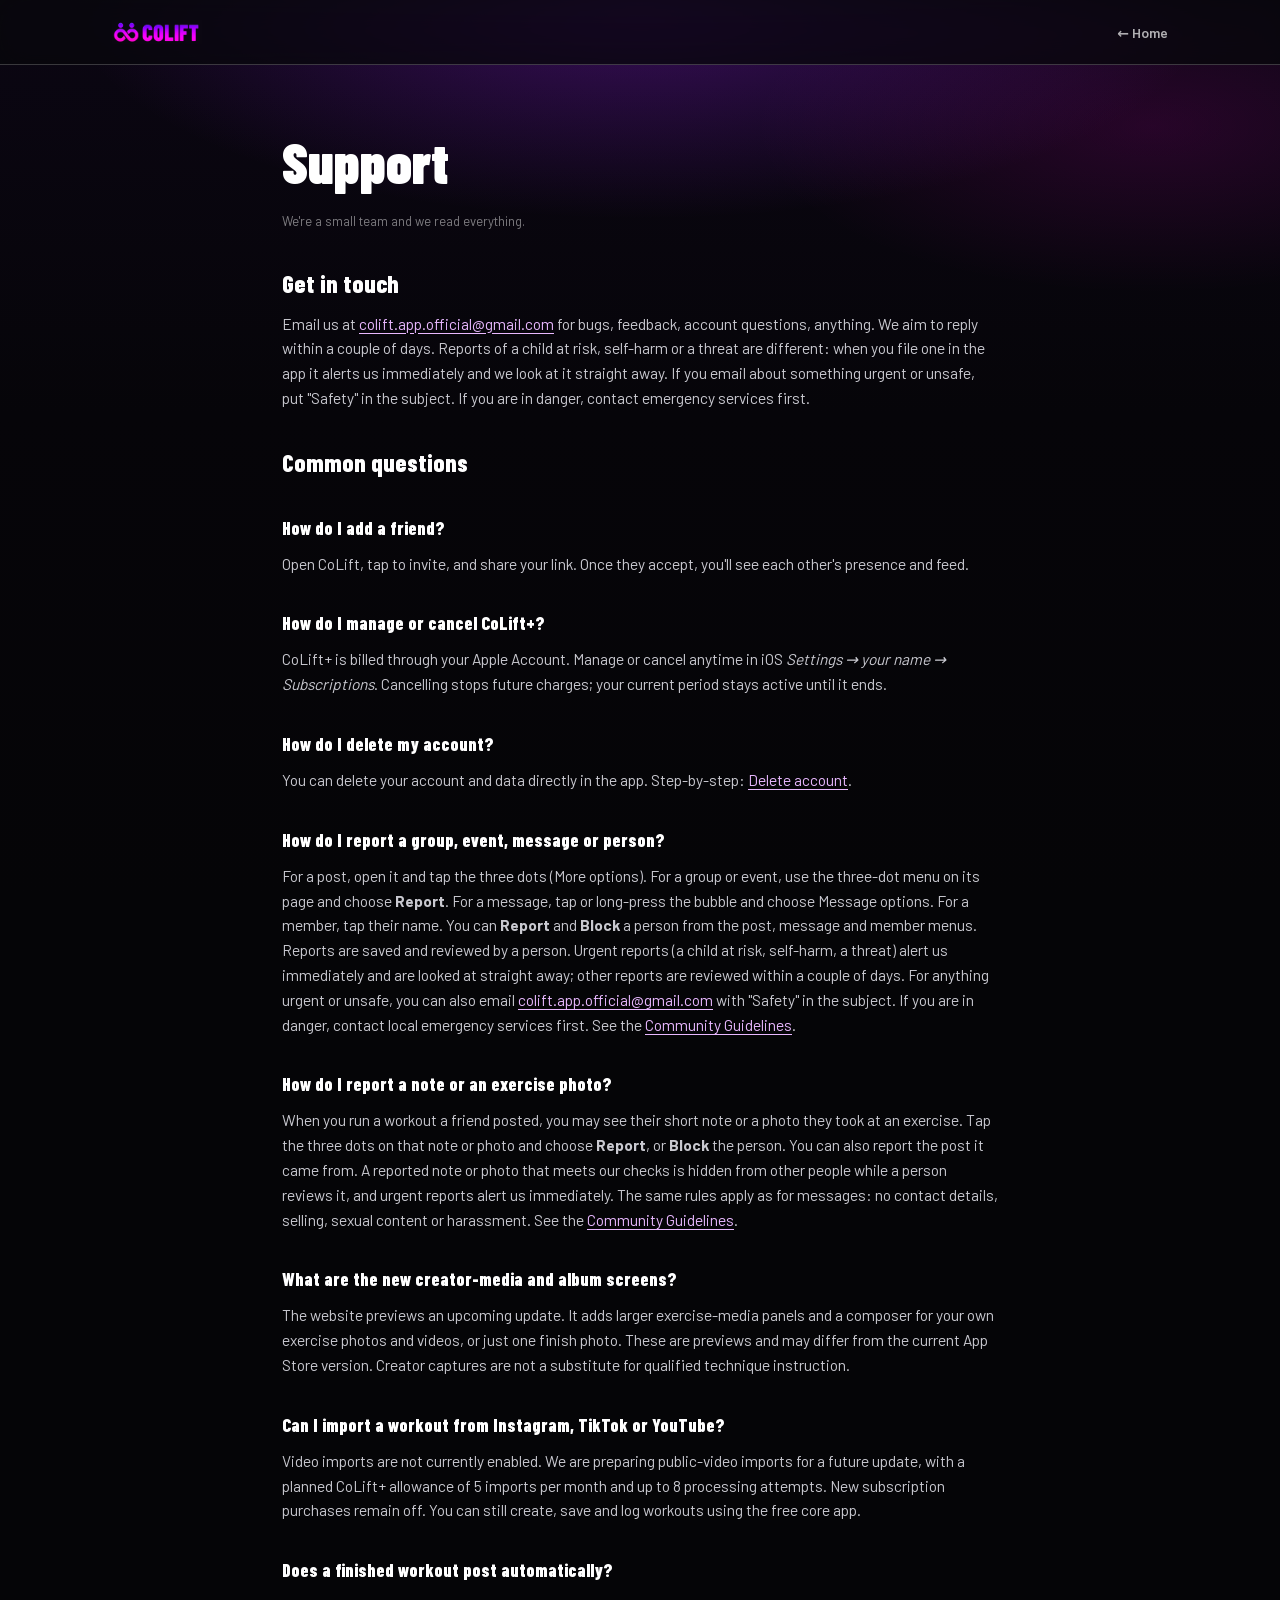
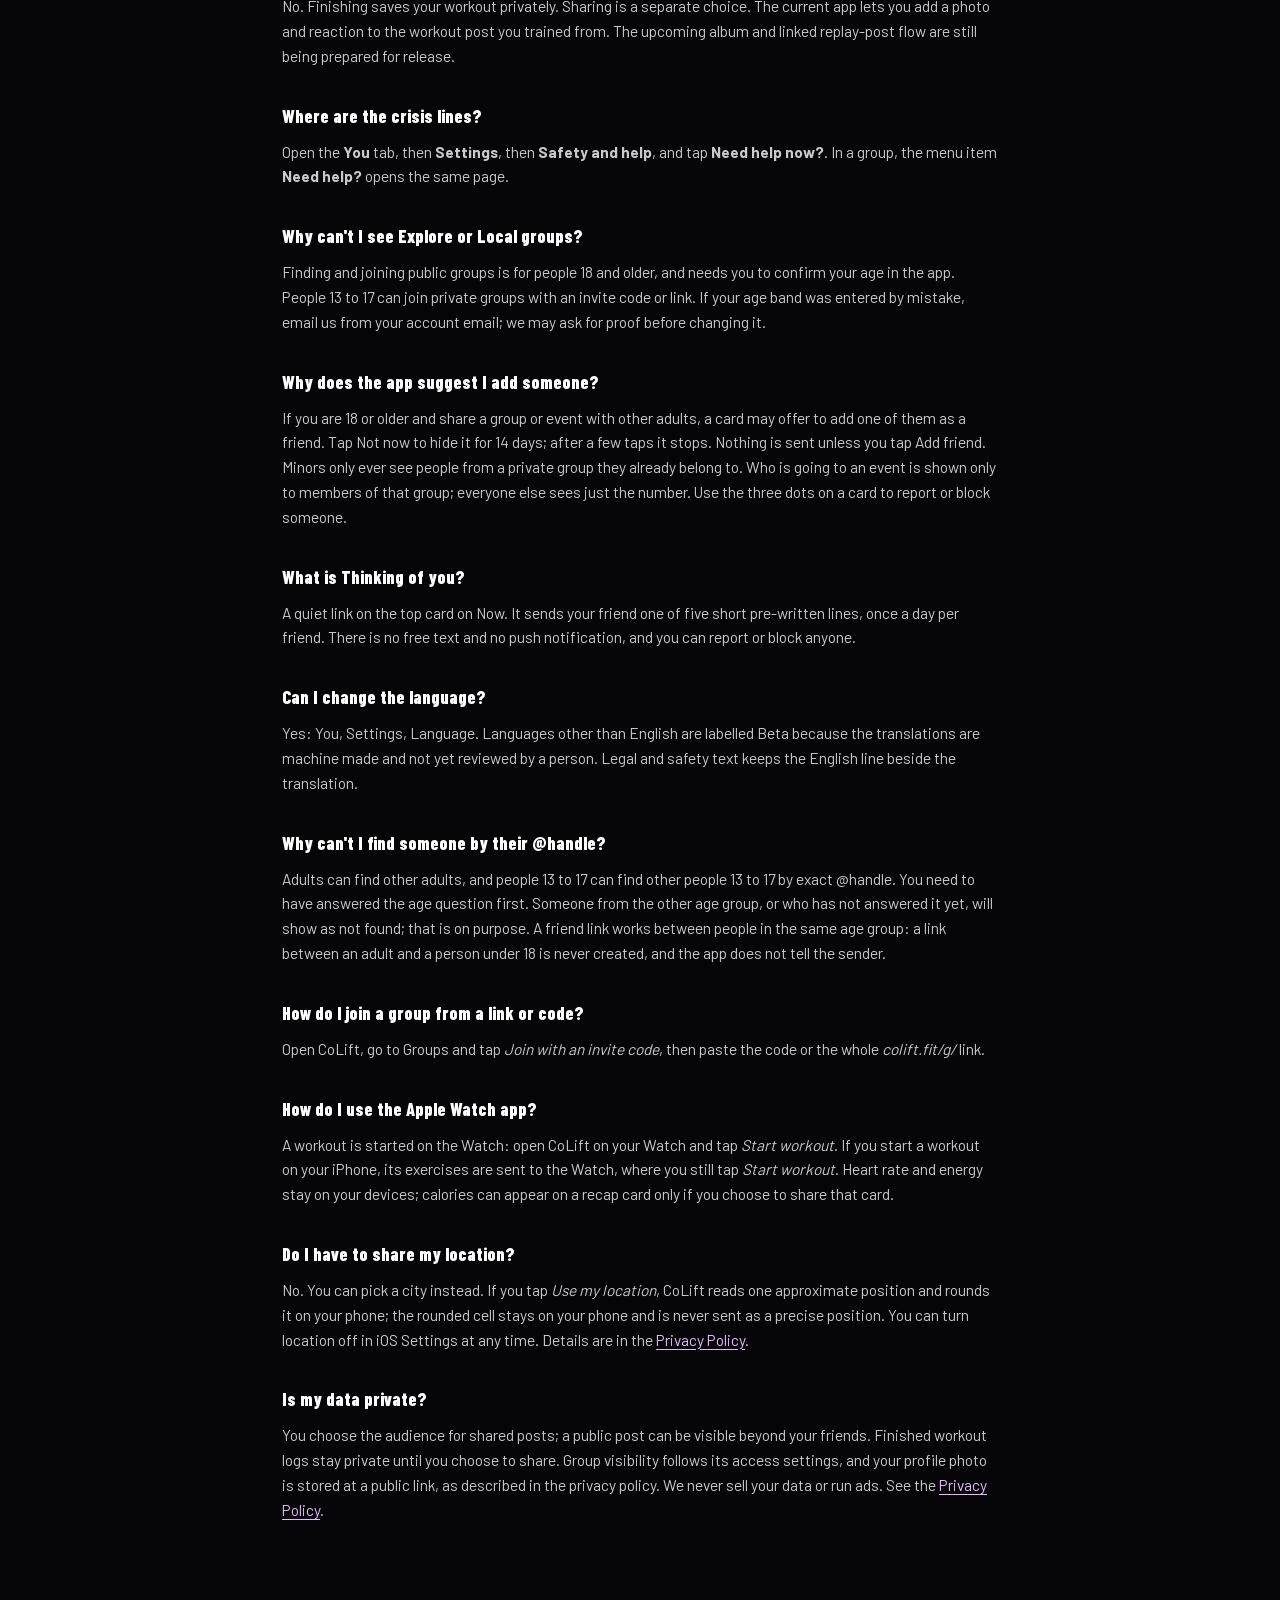
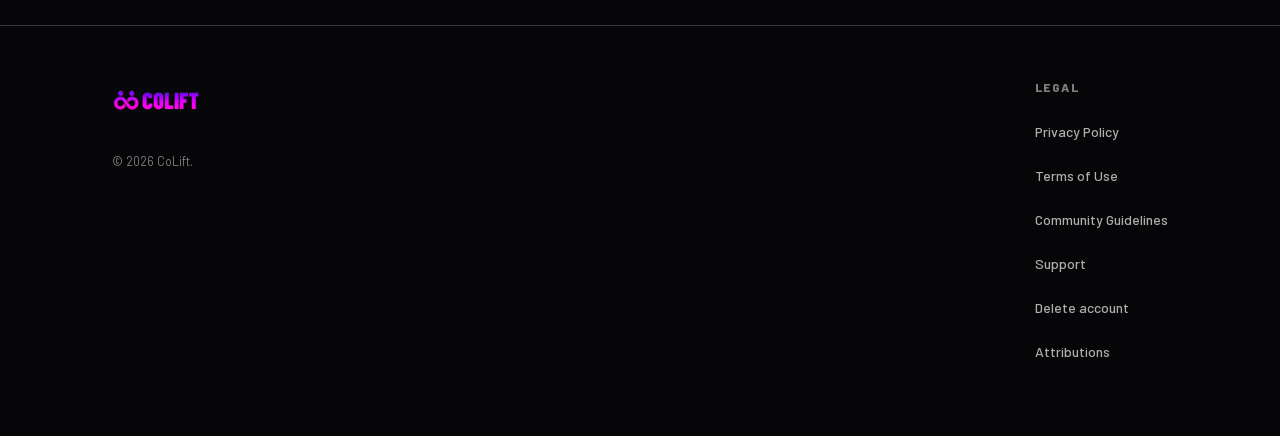
<file: support.html>
<!doctype html>
<html lang="en">
<head>
<meta charset="utf-8">
<meta name="viewport" content="width=device-width,initial-scale=1">
<title>Support · COLIFT</title>
<meta name="description" content="Get help with CoLift.">
<link rel="icon" href="assets/icon.png">
<link rel="stylesheet" href="styles.css">
</head>
<body>
<nav class="nav scrolled"><div class="wrap">
  <a class="brand" href="index.html"><img class="logo" src="assets/logo.png" alt="COLIFT" style="height:24px"></a>
  <div class="nav-right"><a class="nav-link" href="index.html">← Home</a></div>
</div></nav>

<main class="legal-page">
  <h1>Support</h1>
  <div class="updated">We're a small team and we read everything.</div>

  <h2>Get in touch</h2>
  <p>Email us at <a href="mailto:colift.app.official@gmail.com">colift.app.official@gmail.com</a> for bugs, feedback, account questions, anything. We aim to reply within a couple of days. Reports of a child at risk, self-harm or a threat are different: when you file one in the app it alerts us immediately and we look at it straight away. If you email about something urgent or unsafe, put "Safety" in the subject. If you are in danger, contact emergency services first.</p>

  <h2>Common questions</h2>
  <h2 style="font-size:18px">How do I add a friend?</h2>
  <p>Open CoLift, tap to invite, and share your link. Once they accept, you'll see each other's presence and feed.</p>

  <h2 style="font-size:18px">How do I manage or cancel CoLift+?</h2>
  <p>CoLift+ is billed through your Apple Account. Manage or cancel anytime in iOS <em>Settings → your name → Subscriptions</em>. Cancelling stops future charges; your current period stays active until it ends.</p>

  <h2 style="font-size:18px">How do I delete my account?</h2>
  <p>You can delete your account and data directly in the app. Step-by-step: <a href="delete-account.html">Delete account</a>.</p>

  <h2 style="font-size:18px">How do I report a group, event, message or person?</h2>
  <p>For a post, open it and tap the three dots (More options). For a group or event, use the three-dot menu on its page and choose <strong>Report</strong>. For a message, tap or long-press the bubble and choose Message options. For a member, tap their name. You can <strong>Report</strong> and <strong>Block</strong> a person from the post, message and member menus. Reports are saved and reviewed by a person. Urgent reports (a child at risk, self-harm, a threat) alert us immediately and are looked at straight away; other reports are reviewed within a couple of days. For anything urgent or unsafe, you can also email <a href="mailto:colift.app.official@gmail.com">colift.app.official@gmail.com</a> with "Safety" in the subject. If you are in danger, contact local emergency services first. See the <a href="guidelines.html">Community Guidelines</a>.</p>

  <h2 style="font-size:18px">How do I report a note or an exercise photo?</h2>
  <p>When you run a workout a friend posted, you may see their short note or a photo they took at an exercise. Tap the three dots on that note or photo and choose <strong>Report</strong>, or <strong>Block</strong> the person. You can also report the post it came from. A reported note or photo that meets our checks is hidden from other people while a person reviews it, and urgent reports alert us immediately. The same rules apply as for messages: no contact details, selling, sexual content or harassment. See the <a href="guidelines.html">Community Guidelines</a>.</p>

  <h2 style="font-size:18px">What are the new creator-media and album screens?</h2>
  <p>The website previews an upcoming update. It adds larger exercise-media panels and a composer for your own exercise photos and videos, or just one finish photo. These are previews and may differ from the current App Store version. Creator captures are not a substitute for qualified technique instruction.</p>

  <h2 style="font-size:18px">Can I import a workout from Instagram, TikTok or YouTube?</h2>
  <p>Video imports are not currently enabled. We are preparing public-video imports for a future update, with a planned CoLift+ allowance of 5 imports per month and up to 8 processing attempts. New subscription purchases remain off. You can still create, save and log workouts using the free core app.</p>

  <h2 style="font-size:18px">Does a finished workout post automatically?</h2>
  <p>No. Finishing saves your workout privately. Sharing is a separate choice. The current app lets you add a photo and reaction to the workout post you trained from. The upcoming album and linked replay-post flow are still being prepared for release.</p>

  <h2 style="font-size:18px">Where are the crisis lines?</h2>
  <p>Open the <strong>You</strong> tab, then <strong>Settings</strong>, then <strong>Safety and help</strong>, and tap <strong>Need help now?</strong>. In a group, the menu item <strong>Need help?</strong> opens the same page.</p>

  <h2 style="font-size:18px">Why can't I see Explore or Local groups?</h2>
  <p>Finding and joining public groups is for people 18 and older, and needs you to confirm your age in the app. People 13 to 17 can join private groups with an invite code or link. If your age band was entered by mistake, email us from your account email; we may ask for proof before changing it.</p>

  <h2 style="font-size:18px">Why does the app suggest I add someone?</h2>
  <p>If you are 18 or older and share a group or event with other adults, a card may offer to add one of them as a friend. Tap Not now to hide it for 14 days; after a few taps it stops. Nothing is sent unless you tap Add friend. Minors only ever see people from a private group they already belong to. Who is going to an event is shown only to members of that group; everyone else sees just the number. Use the three dots on a card to report or block someone.</p>

  <h2 style="font-size:18px">What is Thinking of you?</h2>
  <p>A quiet link on the top card on Now. It sends your friend one of five short pre-written lines, once a day per friend. There is no free text and no push notification, and you can report or block anyone.</p>

  <h2 style="font-size:18px">Can I change the language?</h2>
  <p>Yes: You, Settings, Language. Languages other than English are labelled Beta because the translations are machine made and not yet reviewed by a person. Legal and safety text keeps the English line beside the translation.</p>

  <h2 style="font-size:18px">Why can't I find someone by their @handle?</h2>
  <p>Adults can find other adults, and people 13 to 17 can find other people 13 to 17 by exact @handle. You need to have answered the age question first. Someone from the other age group, or who has not answered it yet, will show as not found; that is on purpose. A friend link works between people in the same age group: a link between an adult and a person under 18 is never created, and the app does not tell the sender.</p>

  <h2 style="font-size:18px">How do I join a group from a link or code?</h2>
  <p>Open CoLift, go to Groups and tap <em>Join with an invite code</em>, then paste the code or the whole <em>colift.fit/g/</em> link.</p>

  <h2 style="font-size:18px">How do I use the Apple Watch app?</h2>
  <p>A workout is started on the Watch: open CoLift on your Watch and tap <em>Start workout</em>. If you start a workout on your iPhone, its exercises are sent to the Watch, where you still tap <em>Start workout</em>. Heart rate and energy stay on your devices; calories can appear on a recap card only if you choose to share that card.</p>

  <h2 style="font-size:18px">Do I have to share my location?</h2>
  <p>No. You can pick a city instead. If you tap <em>Use my location</em>, CoLift reads one approximate position and rounds it on your phone; the rounded cell stays on your phone and is never sent as a precise position. You can turn location off in iOS Settings at any time. Details are in the <a href="privacy.html">Privacy Policy</a>.</p>

  <h2 style="font-size:18px">Is my data private?</h2>
  <p>You choose the audience for shared posts; a public post can be visible beyond your friends. Finished workout logs stay private until you choose to share. Group visibility follows its access settings, and your profile photo is stored at a public link, as described in the privacy policy. We never sell your data or run ads. See the <a href="privacy.html">Privacy Policy</a>.</p>
</main>

<footer class="site"><div class="wrap cols">
  <div><a class="brand" href="index.html"><img class="logo" src="assets/logo.png" alt="COLIFT" style="height:24px"></a><p class="copy">© 2026 CoLift.</p></div>
  <div><div class="col-h">Legal</div><div class="legal"><a href="privacy.html">Privacy Policy</a><a href="terms.html">Terms of Use</a><a href="guidelines.html">Community Guidelines</a><a href="support.html">Support</a><a href="delete-account.html">Delete account</a><a href="attributions.html">Attributions</a></div></div>
</div></footer>
</body>
</html>
</file>
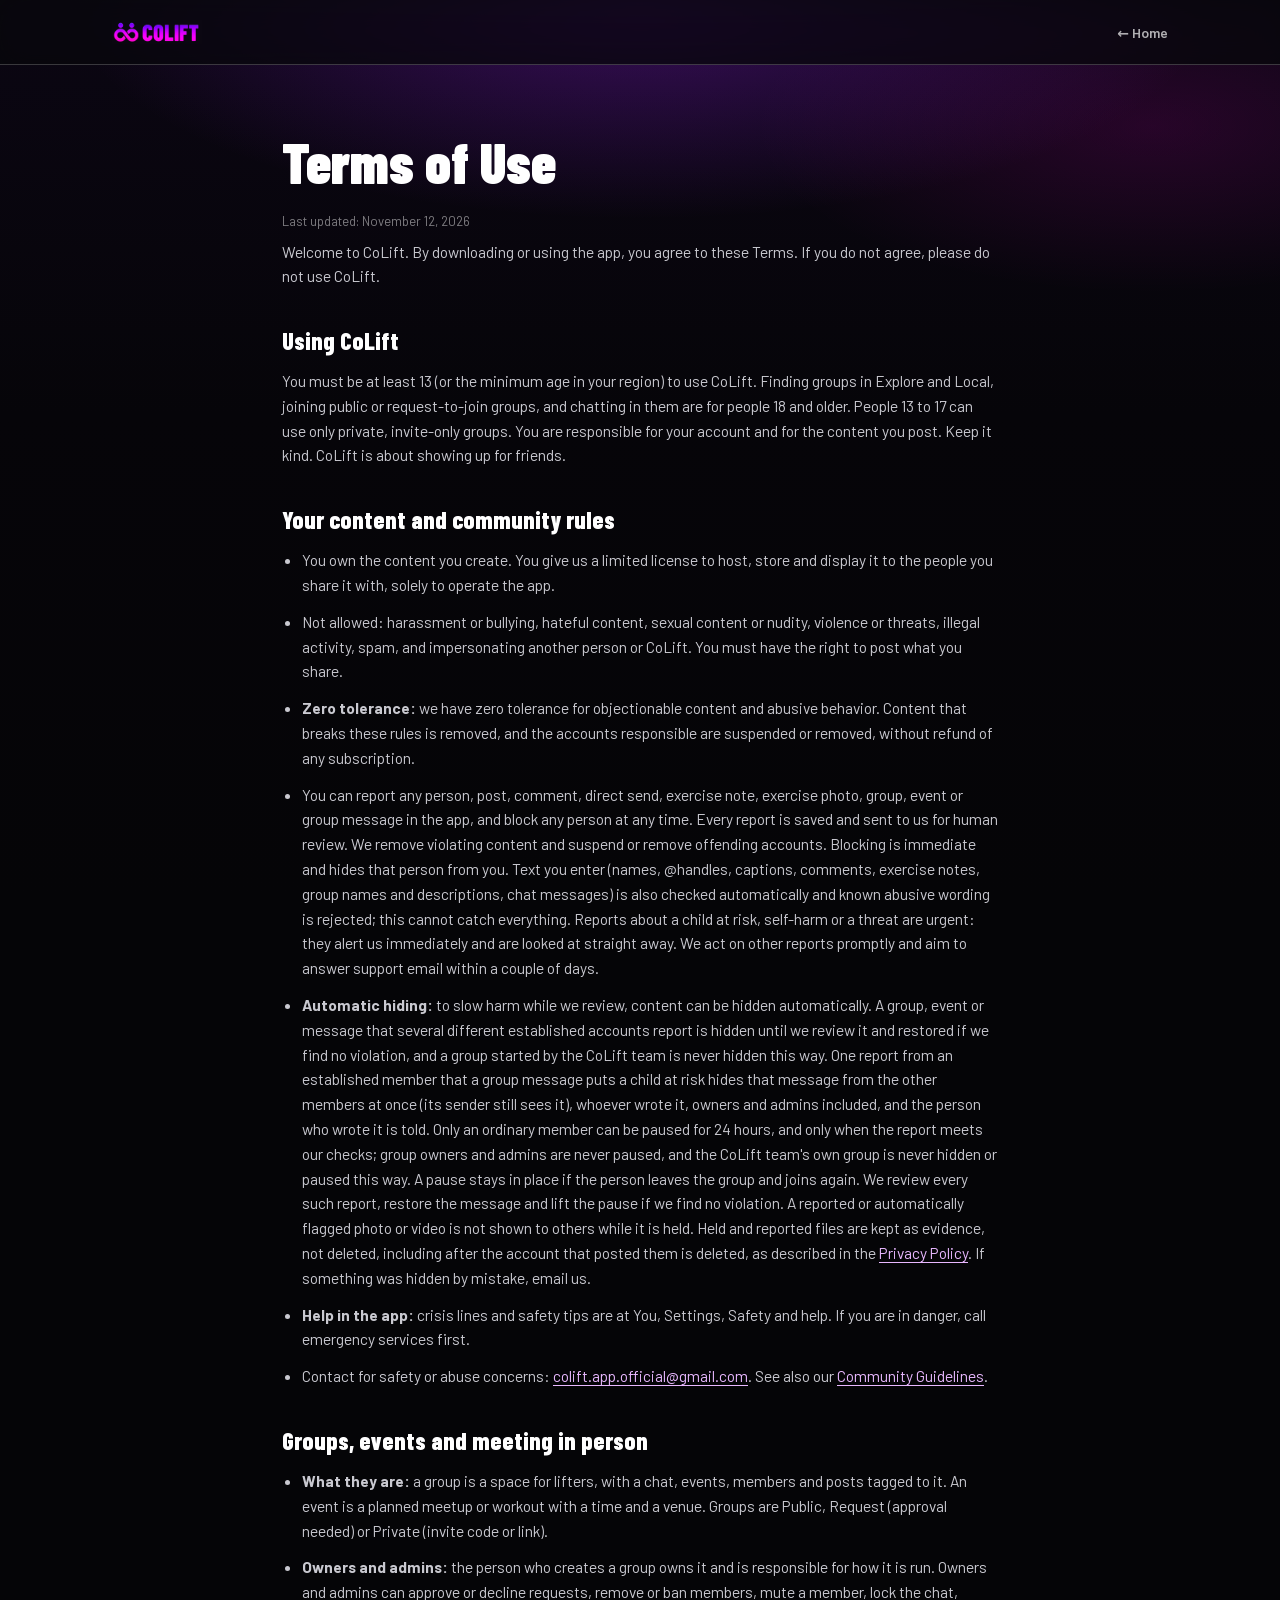
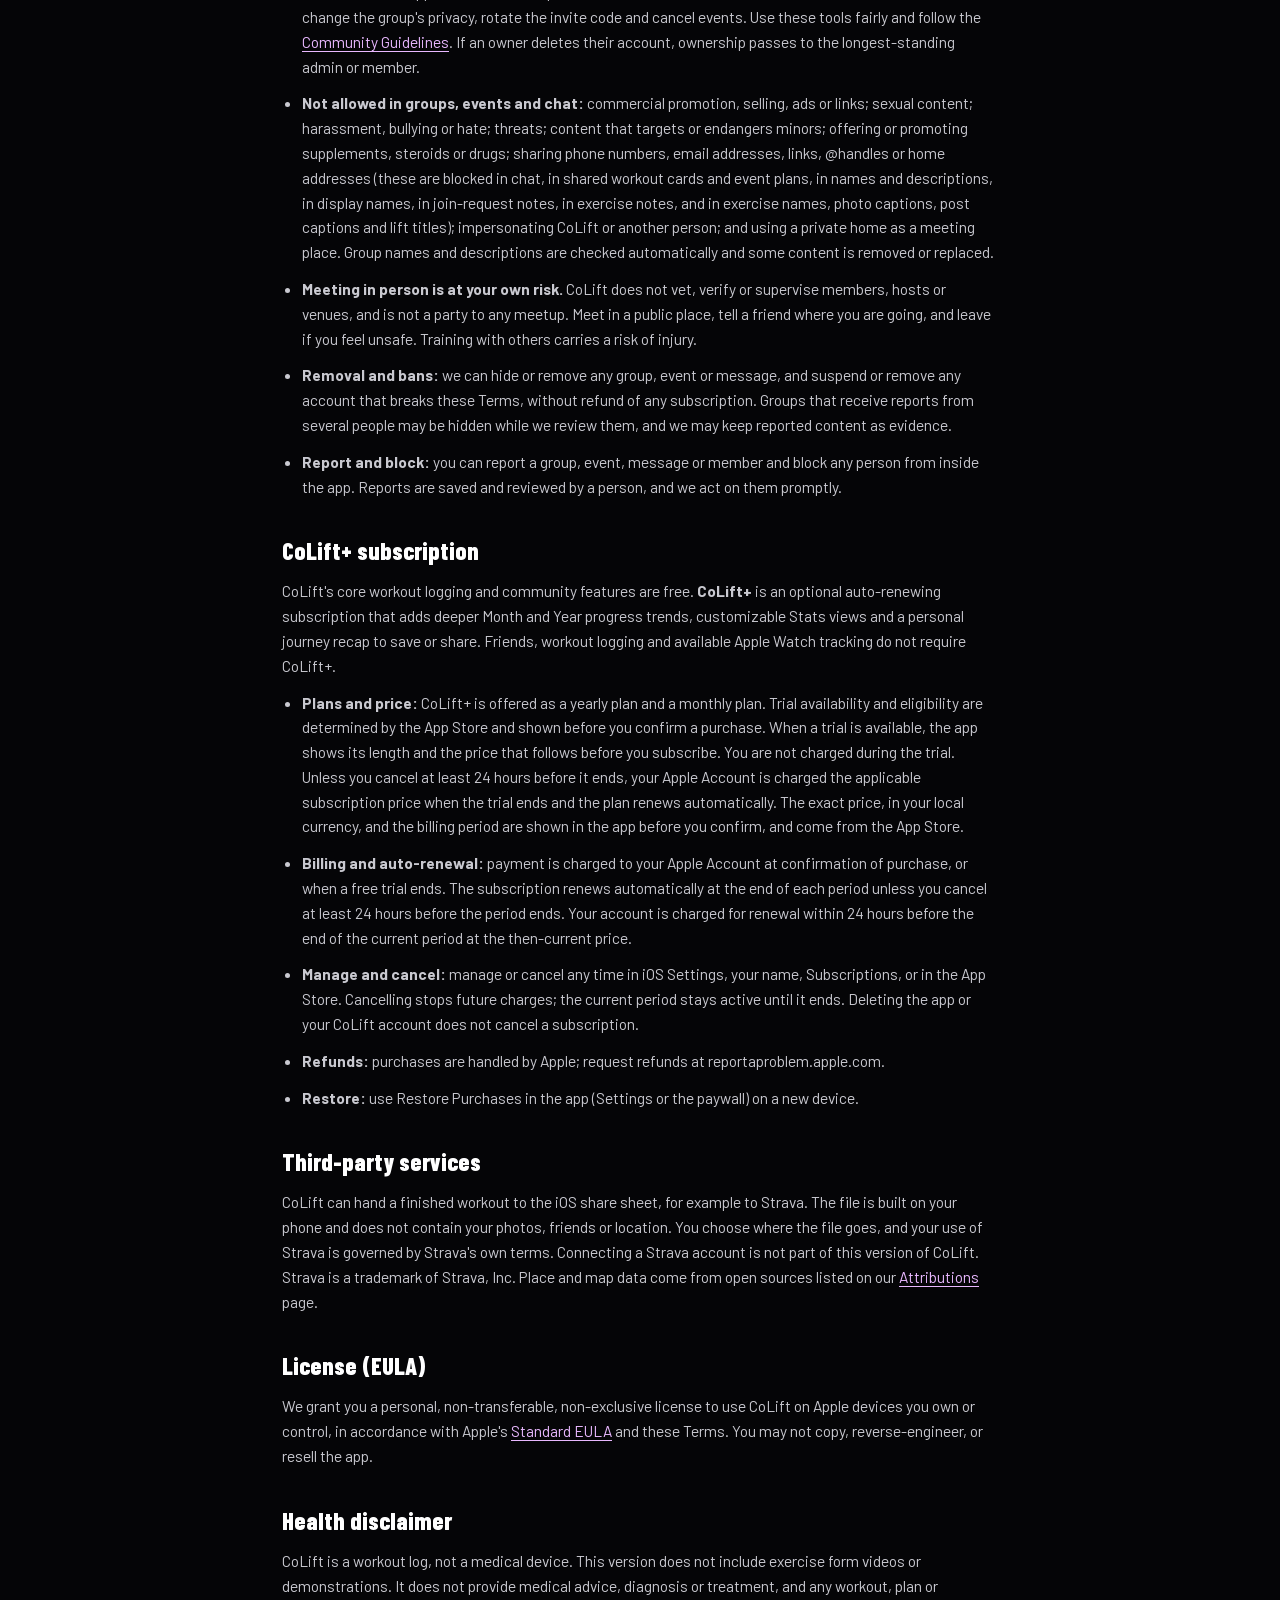
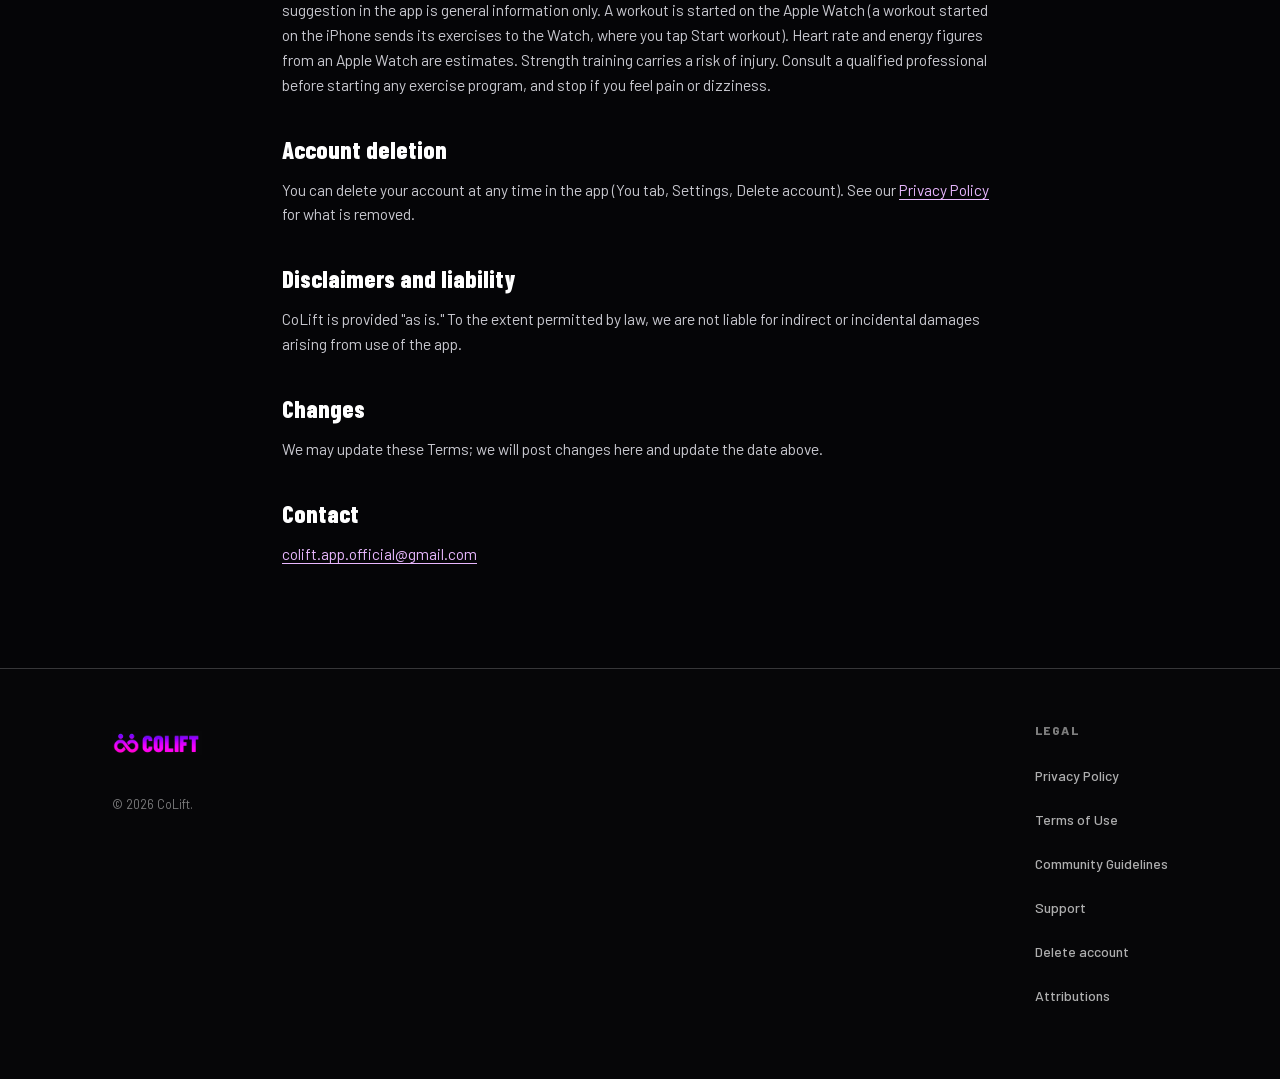
<file: terms.html>
<!doctype html>
<html lang="en">
<head>
<meta charset="utf-8">
<meta name="viewport" content="width=device-width,initial-scale=1">
<title>Terms of Use · COLIFT</title>
<meta name="description" content="CoLift Terms of Use and subscription terms.">
<link rel="icon" href="assets/icon.png">
<link rel="stylesheet" href="styles.css">
</head>
<body>
<nav class="nav scrolled"><div class="wrap">
  <a class="brand" href="index.html"><img class="logo" src="assets/logo.png" alt="COLIFT" style="height:24px"></a>
  <div class="nav-right"><a class="nav-link" href="index.html">← Home</a></div>
</div></nav>

<main class="legal-page">
  <h1>Terms of Use</h1>
  <div class="updated">Last updated: November 12, 2026</div>

  <p>Welcome to CoLift. By downloading or using the app, you agree to these Terms. If you do not agree, please do not use CoLift.</p>

  <h2>Using CoLift</h2>
  <p>You must be at least 13 (or the minimum age in your region) to use CoLift. Finding groups in Explore and Local, joining public or request-to-join groups, and chatting in them are for people 18 and older. People 13 to 17 can use only private, invite-only groups. You are responsible for your account and for the content you post. Keep it kind. CoLift is about showing up for friends.</p>

  <h2>Your content and community rules</h2>
  <ul>
    <li>You own the content you create. You give us a limited license to host, store and display it to the people you share it with, solely to operate the app.</li>
    <li>Not allowed: harassment or bullying, hateful content, sexual content or nudity, violence or threats, illegal activity, spam, and impersonating another person or CoLift. You must have the right to post what you share.</li>
    <li><strong>Zero tolerance:</strong> we have zero tolerance for objectionable content and abusive behavior. Content that breaks these rules is removed, and the accounts responsible are suspended or removed, without refund of any subscription.</li>
    <li>You can report any person, post, comment, direct send, exercise note, exercise photo, group, event or group message in the app, and block any person at any time. Every report is saved and sent to us for human review. We remove violating content and suspend or remove offending accounts. Blocking is immediate and hides that person from you. Text you enter (names, @handles, captions, comments, exercise notes, group names and descriptions, chat messages) is also checked automatically and known abusive wording is rejected; this cannot catch everything. Reports about a child at risk, self-harm or a threat are urgent: they alert us immediately and are looked at straight away. We act on other reports promptly and aim to answer support email within a couple of days.</li>
    <li><strong>Automatic hiding:</strong> to slow harm while we review, content can be hidden automatically. A group, event or message that several different established accounts report is hidden until we review it and restored if we find no violation, and a group started by the CoLift team is never hidden this way. One report from an established member that a group message puts a child at risk hides that message from the other members at once (its sender still sees it), whoever wrote it, owners and admins included, and the person who wrote it is told. Only an ordinary member can be paused for 24 hours, and only when the report meets our checks; group owners and admins are never paused, and the CoLift team's own group is never hidden or paused this way. A pause stays in place if the person leaves the group and joins again. We review every such report, restore the message and lift the pause if we find no violation. A reported or automatically flagged photo or video is not shown to others while it is held. Held and reported files are kept as evidence, not deleted, including after the account that posted them is deleted, as described in the <a href="privacy.html">Privacy Policy</a>. If something was hidden by mistake, email us.</li>
    <li><strong>Help in the app:</strong> crisis lines and safety tips are at You, Settings, Safety and help. If you are in danger, call emergency services first.</li>
    <li>Contact for safety or abuse concerns: <a href="mailto:colift.app.official@gmail.com">colift.app.official@gmail.com</a>. See also our <a href="guidelines.html">Community Guidelines</a>.</li>
  </ul>

  <h2>Groups, events and meeting in person</h2>
  <ul>
    <li><strong>What they are:</strong> a group is a space for lifters, with a chat, events, members and posts tagged to it. An event is a planned meetup or workout with a time and a venue. Groups are Public, Request (approval needed) or Private (invite code or link).</li>
    <li><strong>Owners and admins:</strong> the person who creates a group owns it and is responsible for how it is run. Owners and admins can approve or decline requests, remove or ban members, mute a member, lock the chat, change the group's privacy, rotate the invite code and cancel events. Use these tools fairly and follow the <a href="guidelines.html">Community Guidelines</a>. If an owner deletes their account, ownership passes to the longest-standing admin or member.</li>
    <li><strong>Not allowed in groups, events and chat:</strong> commercial promotion, selling, ads or links; sexual content; harassment, bullying or hate; threats; content that targets or endangers minors; offering or promoting supplements, steroids or drugs; sharing phone numbers, email addresses, links, @handles or home addresses (these are blocked in chat, in shared workout cards and event plans, in names and descriptions, in display names, in join-request notes, in exercise notes, and in exercise names, photo captions, post captions and lift titles); impersonating CoLift or another person; and using a private home as a meeting place. Group names and descriptions are checked automatically and some content is removed or replaced.</li>
    <li><strong>Meeting in person is at your own risk.</strong> CoLift does not vet, verify or supervise members, hosts or venues, and is not a party to any meetup. Meet in a public place, tell a friend where you are going, and leave if you feel unsafe. Training with others carries a risk of injury.</li>
    <li><strong>Removal and bans:</strong> we can hide or remove any group, event or message, and suspend or remove any account that breaks these Terms, without refund of any subscription. Groups that receive reports from several people may be hidden while we review them, and we may keep reported content as evidence.</li>
    <li><strong>Report and block:</strong> you can report a group, event, message or member and block any person from inside the app. Reports are saved and reviewed by a person, and we act on them promptly.</li>
  </ul>

  <h2>CoLift+ subscription</h2>
  <p>CoLift's core workout logging and community features are free. <strong>CoLift+</strong> is an optional auto-renewing subscription that adds deeper Month and Year progress trends, customizable Stats views and a personal journey recap to save or share. Friends, workout logging and available Apple Watch tracking do not require CoLift+.</p>
  <ul>
    <li><strong>Plans and price:</strong> CoLift+ is offered as a yearly plan and a monthly plan. Trial availability and eligibility are determined by the App Store and shown before you confirm a purchase. When a trial is available, the app shows its length and the price that follows before you subscribe. You are not charged during the trial. Unless you cancel at least 24 hours before it ends, your Apple Account is charged the applicable subscription price when the trial ends and the plan renews automatically. The exact price, in your local currency, and the billing period are shown in the app before you confirm, and come from the App Store.</li>
    <li><strong>Billing and auto-renewal:</strong> payment is charged to your Apple Account at confirmation of purchase, or when a free trial ends. The subscription renews automatically at the end of each period unless you cancel at least 24 hours before the period ends. Your account is charged for renewal within 24 hours before the end of the current period at the then-current price.</li>
    <li><strong>Manage and cancel:</strong> manage or cancel any time in iOS Settings, your name, Subscriptions, or in the App Store. Cancelling stops future charges; the current period stays active until it ends. Deleting the app or your CoLift account does not cancel a subscription.</li>
    <li><strong>Refunds:</strong> purchases are handled by Apple; request refunds at reportaproblem.apple.com.</li>
    <li><strong>Restore:</strong> use Restore Purchases in the app (Settings or the paywall) on a new device.</li>
  </ul>

  <h2>Third-party services</h2>
  <p>CoLift can hand a finished workout to the iOS share sheet, for example to Strava. The file is built on your phone and does not contain your photos, friends or location. You choose where the file goes, and your use of Strava is governed by Strava's own terms. Connecting a Strava account is not part of this version of CoLift. Strava is a trademark of Strava, Inc. Place and map data come from open sources listed on our <a href="attributions.html">Attributions</a> page.</p>

  <h2>License (EULA)</h2>
  <p>We grant you a personal, non-transferable, non-exclusive license to use CoLift on Apple devices you own or control, in accordance with Apple's <a href="https://www.apple.com/legal/internet-services/itunes/dev/stdeula/">Standard EULA</a> and these Terms. You may not copy, reverse-engineer, or resell the app.</p>

  <h2>Health disclaimer</h2>
  <p>CoLift is a workout log, not a medical device. This version does not include exercise form videos or demonstrations. It does not provide medical advice, diagnosis or treatment, and any workout, plan or suggestion in the app is general information only. A workout is started on the Apple Watch (a workout started on the iPhone sends its exercises to the Watch, where you tap Start workout). Heart rate and energy figures from an Apple Watch are estimates. Strength training carries a risk of injury. Consult a qualified professional before starting any exercise program, and stop if you feel pain or dizziness.</p>

  <h2>Account deletion</h2>
  <p>You can delete your account at any time in the app (You tab, Settings, Delete account). See our <a href="privacy.html">Privacy Policy</a> for what is removed.</p>

  <h2>Disclaimers and liability</h2>
  <p>CoLift is provided "as is." To the extent permitted by law, we are not liable for indirect or incidental damages arising from use of the app.</p>

  <h2>Changes</h2>
  <p>We may update these Terms; we will post changes here and update the date above.</p>

  <h2>Contact</h2>
  <p><a href="mailto:colift.app.official@gmail.com">colift.app.official@gmail.com</a></p>
</main>

<footer class="site"><div class="wrap cols">
  <div><a class="brand" href="index.html"><img class="logo" src="assets/logo.png" alt="COLIFT" style="height:24px"></a><p class="copy">© 2026 CoLift.</p></div>
  <div><div class="col-h">Legal</div><div class="legal"><a href="privacy.html">Privacy Policy</a><a href="terms.html">Terms of Use</a><a href="guidelines.html">Community Guidelines</a><a href="support.html">Support</a><a href="delete-account.html">Delete account</a><a href="attributions.html">Attributions</a></div></div>
</div></footer>
</body>
</html>
</file>
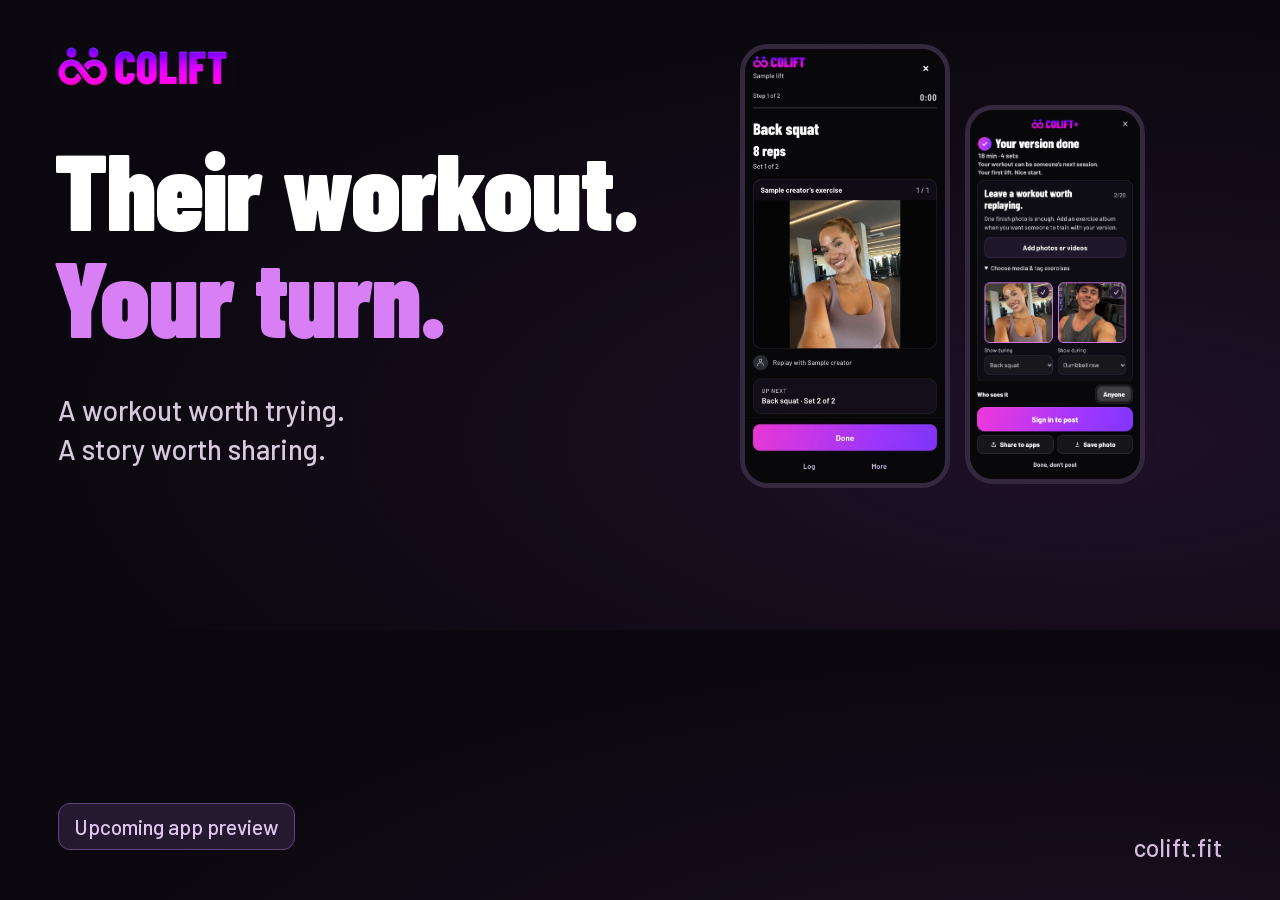
<file: _handoff/og-workout-loop.html>
<!doctype html><html lang="en"><meta charset="utf-8"><title>CoLift social card</title><style>@font-face{font-family:D;src:url('../assets/fonts/BarlowCondensed-900.woff2');font-weight:900}@font-face{font-family:B;src:url('../assets/fonts/Barlow-500.woff2')}*{box-sizing:border-box}body{margin:0;width:1200px;height:630px;overflow:hidden;color:white;background:radial-gradient(ellipse at 85% 70%,#49205b55,transparent 70%),#0a080e;font-family:B}.logo{position:absolute;left:54px;top:42px;width:180px}.title{position:absolute;left:54px;top:135px;font:900 108px/.99 D;letter-spacing:-1px}.title span{color:#d87ff5}.sub{position:absolute;left:58px;top:391px;font:28px/1.4 B;color:#d7cadf}.preview{position:absolute;left:58px;bottom:50px;font:21px B;color:#dfc5ef;padding:10px 15px;background:#25192f;border:1px solid #67417d;border-radius:12px}.phone{position:absolute;border:5px solid #33283d;border-radius:28px;overflow:hidden}.phone img{width:100%;display:block}.one{left:740px;top:44px;width:210px}.two{left:965px;top:105px;width:180px}.url{position:absolute;right:58px;bottom:38px;color:#d8bcdf;font:24px B}</style><img class="logo" src="../assets/logo.png" alt="CoLift"><div class="title">Their workout.<br><span>Your turn.</span></div><div class="sub">A workout worth trying.<br>A story worth sharing.</div><div class="preview">Upcoming app preview</div><div class="phone one"><img src="../assets/screens/2026-11-preview/train.webp" alt="Sample replay"></div><div class="phone two"><img src="../assets/screens/2026-11-preview/album.webp" alt="Album preview"></div><div class="url">colift.fit</div></html>
</file>
<file: styles.css>
/* ============ CoLift marketing site (on-brand with the app) ============ */
@font-face{font-family:'Barlow';src:url('assets/fonts/Barlow-400.woff2') format('woff2');font-weight:400;font-display:swap}
@font-face{font-family:'Barlow';src:url('assets/fonts/Barlow-500.woff2') format('woff2');font-weight:500;font-display:swap}
@font-face{font-family:'Barlow';src:url('assets/fonts/Barlow-600.woff2') format('woff2');font-weight:600;font-display:swap}
@font-face{font-family:'Barlow';src:url('assets/fonts/Barlow-700.woff2') format('woff2');font-weight:700;font-display:swap}
@font-face{font-family:'Barlow';src:url('assets/fonts/Barlow-800.woff2') format('woff2');font-weight:800;font-display:swap}
@font-face{font-family:'Barlow Condensed';src:url('assets/fonts/BarlowCondensed-700.woff2') format('woff2');font-weight:700;font-display:swap}
@font-face{font-family:'Barlow Condensed';src:url('assets/fonts/BarlowCondensed-800.woff2') format('woff2');font-weight:800;font-display:swap}
@font-face{font-family:'Barlow Condensed';src:url('assets/fonts/BarlowCondensed-900.woff2') format('woff2');font-weight:900;font-display:swap}

:root{
  /* Brand tokens copied verbatim from the app (CoLiftJourney_v2_1.jsx :root + token block) */
  --ring:#08080B;
  --app-bg:radial-gradient(68% 40% at 50% 0%,rgba(158,26,240,0.20),transparent 58%),radial-gradient(55% 46% at 4% 2%,rgba(64,74,255,0.11),transparent 60%),radial-gradient(58% 48% at 100% 24%,rgba(230,30,180,0.10),transparent 62%),radial-gradient(85% 42% at 50% 100%,rgba(150,40,238,0.075),transparent 60%),linear-gradient(180deg,#0C0714 0%,#080610 50%,#050409 100%);
  --surface:rgba(20,12,24,0.96);
  --tabbar:rgba(10,10,14,0.94);
  --fg:#fff;
  --text-mid:rgba(255,255,255,0.88);
  --muted:rgba(255,255,255,0.68);
  --faint:rgba(255,255,255,0.48);
  --line:rgba(255,255,255,0.20);
  --card:rgba(255,255,255,0.10);
  --card-2:rgba(255,255,255,0.06);
  --card-line:rgba(255,255,255,0.20);
  --card-shadow:0 1px 2px rgba(0,0,0,0.4),0 8px 24px rgba(0,0,0,0.22),inset 0 0.5px 0 rgba(255,255,255,0.07);
  /* brand: exact app values: gradV / gradPink / liveGreen */
  --magenta:#FF00DD;
  --brand-mid:#CC00FF;
  --purple:#7700FF;
  --live:#3ED67A;
  --grad:linear-gradient(135deg,#FF00DD,#CC00FF 52%,#7700FF);
  --grad-text:linear-gradient(180deg,#7700FF 0%,#CC00FF 48%,#FF00DD 92%); /* = app LOGO_GRAD (matches the wordmark) */
  --glow:0 6px 18px rgba(0,0,0,0.5),inset 0 1px 0 rgba(255,255,255,0.18);
  --glow-lg:0 1px 2px rgba(0,0,0,0.4),0 8px 24px rgba(0,0,0,0.22);
  --disp:'Barlow Condensed',system-ui,sans-serif;
  --body:'Barlow',system-ui,sans-serif;
  --maxw:1100px;
}
*{box-sizing:border-box;margin:0;padding:0}
html{scroll-behavior:smooth;-webkit-text-size-adjust:100%}
body{
  color:var(--fg);font-family:var(--body);font-weight:400;line-height:1.5;
  -webkit-font-smoothing:antialiased;overflow-x:hidden;
  background:#070709; /* app outer html/body base */
}
body::before{
  content:"";position:fixed;inset:0;z-index:-2;pointer-events:none;
  background:var(--app-bg);
}
a{color:inherit;text-decoration:none}
img{display:block;max-width:100%}
.wrap{max-width:var(--maxw);margin:0 auto;padding:0 22px;position:relative;z-index:1}
.grad-text{background:var(--grad-text);-webkit-background-clip:text;background-clip:text;-webkit-text-fill-color:transparent;color:transparent}

/* ---------- buttons ---------- */
.btn{display:inline-flex;align-items:center;justify-content:center;gap:9px;font-family:var(--body);
  font-weight:800;font-size:15px;border:none;cursor:pointer;border-radius:14px;padding:15px 26px;
  background:var(--grad);color:#fff;box-shadow:var(--glow);transition:transform .15s ease,filter .15s ease,box-shadow .15s ease}
.btn:hover{transform:translateY(-1px);filter:brightness(1.07)}
.btn:active{transform:translateY(0)}
.btn-ghost{background:transparent;box-shadow:none;border:1px solid var(--line);color:#fff;font-weight:700}
.btn-sm{padding:11px 18px;font-size:13.5px;border-radius:13px}
.micro{color:var(--faint);font-size:12.5px;font-weight:500;letter-spacing:.01em}

/* ---------- nav ---------- */
.nav{position:fixed;top:0;left:0;right:0;z-index:60;transition:background .25s ease,border-color .25s ease,backdrop-filter .25s ease;
  border-bottom:1px solid transparent}
.nav.scrolled{background:rgba(8,8,11,0.82);backdrop-filter:saturate(160%) blur(16px);border-bottom:0.5px solid var(--line)}
.nav .wrap{display:flex;align-items:center;justify-content:space-between;height:64px}
.brand{display:flex;align-items:center;gap:10px}
.brand img.logo{height:26px;width:auto;display:block}
.nav-right{display:flex;align-items:center;gap:20px}
.nav-link{font-weight:600;font-size:14px;color:var(--muted)}
.nav-link:hover{color:#fff}

/* ---------- hero ---------- */
.hero{padding:132px 0 56px;position:relative}
.hero-grid{display:grid;grid-template-columns:1.02fr 0.98fr;gap:44px;align-items:center;min-height:min(74vh,660px)}
.hero-copy{text-align:left}
.hero h1{font-family:var(--disp);font-weight:900;line-height:0.98;
  font-size:clamp(52px,7.4vw,98px);margin:0;max-width:12ch;letter-spacing:-0.01em}
.hero .sub{margin:22px 0 0;max-width:42ch;color:var(--muted);font-size:clamp(16px,2.3vw,20px);font-weight:500;line-height:1.5}
.hero .sub strong{color:#fff;font-weight:700}
.cta-row{margin-top:30px;display:flex;flex-direction:column;align-items:flex-start;gap:12px}
.waitlist{display:flex;gap:9px;width:100%;max-width:440px}
.waitlist input{flex:1;min-width:0;height:54px;border-radius:14px;border:0.5px solid rgba(255,255,255,0.14);
  background:rgba(255,255,255,0.07);color:#fff;padding:0 20px;font-family:var(--body);font-size:15px;font-weight:500;outline:none;transition:border-color .15s,box-shadow .15s}
.waitlist input::placeholder{color:var(--faint)}
.waitlist input:focus{border-color:rgba(204,0,255,0.7);box-shadow:0 0 0 3px rgba(204,0,255,0.16)}
.waitlist .btn{height:54px;flex-shrink:0}
.store-badges{display:flex;gap:12px;align-items:center;flex-wrap:wrap;justify-content:center}
.hidden{display:none!important}
.form-done{color:#fff;font-weight:700;font-size:15px}
.form-done b{background:var(--grad-text);-webkit-background-clip:text;background-clip:text;-webkit-text-fill-color:transparent}

/* App shell copied from CoLiftJourney_v2_1.jsx: 318-wide frame, #18181D
   outer body, 50/41px radii, and app background inside. */
.hero-shot,.f-media{position:relative}
.app-frame{position:relative;width:min(318px,76vw);height:min(648px,155vw);background:#18181D;border-radius:50px;padding:10px;
  box-shadow:0 0 0 1px rgba(255,255,255,0.12),0 40px 90px rgba(0,0,0,0.7)}
.app-screen{width:100%;height:100%;border-radius:41px;overflow:hidden;position:relative;background:var(--app-bg)}
.app-screen::before{content:"";position:absolute;left:0;right:0;top:0;height:3px;background:var(--grad);z-index:2}
.app-screen img{width:100%;height:100%;object-fit:cover;object-position:top center;display:block}
.app-frame.hero-phone{margin:54px auto 0}
.app-frame::after{content:"";position:absolute;left:50%;top:10%;transform:translateX(-50%);width:138%;height:74%;z-index:-1;border-radius:50%;filter:blur(58px);
  background:radial-gradient(circle,rgba(150,40,238,0.34),rgba(255,0,221,0.10) 48%,transparent 72%)}
@keyframes pulseLive{0%,100%{box-shadow:0 0 0 3px rgba(62,214,122,0.28)}50%{box-shadow:0 0 0 7px rgba(62,214,122,0.05)}}

/* ---------- section scaffolding ---------- */
section{padding:74px 0;position:relative}
.eyebrow{font-family:var(--body);font-weight:800;font-size:12.5px;letter-spacing:0.16em;text-transform:uppercase;
  background:var(--grad-text);-webkit-background-clip:text;background-clip:text;-webkit-text-fill-color:transparent;margin-bottom:14px}
.sec-h{font-family:var(--disp);font-weight:900;letter-spacing:-0.015em;line-height:0.98;font-size:clamp(34px,5.5vw,62px)}
.sec-sub{color:var(--muted);font-size:clamp(15px,2vw,18px);max-width:46ch;margin-top:14px;font-weight:500}

/* how it works: 3 app-grammar cards */
#how{text-align:center}
#how .sec-h{margin-top:2px}
.steps{display:grid;grid-template-columns:repeat(3,1fr);gap:18px;margin-top:48px;text-align:left}
.step{position:relative;border-radius:16px;padding:28px 24px;
  background:linear-gradient(180deg,var(--card),var(--card-2));
  border:0.5px solid var(--card-line);
  box-shadow:var(--card-shadow);
  transition:transform .2s ease,border-color .2s ease,box-shadow .2s ease}
.step:hover{transform:translateY(-3px);border-color:rgba(204,0,255,0.4);
  box-shadow:inset 0 1px 0 rgba(255,255,255,0.08),0 22px 50px rgba(120,0,255,0.22)}
.step h3{font-size:19px;font-weight:800;margin:14px 0 7px}
.step p{color:var(--muted);font-size:14.5px;font-weight:500;line-height:1.5}
.step .ic{width:48px;height:48px;border-radius:13px;display:flex;align-items:center;justify-content:center;
  background:linear-gradient(135deg,rgba(255,0,221,.22),rgba(119,0,255,.22));
  border:1px solid rgba(204,0,255,.34);color:#F0C6FF;box-shadow:0 8px 22px rgba(160,0,255,0.28)}
.step .ic svg{width:23px;height:23px}

/* alternating feature rows */
.feature{display:grid;grid-template-columns:1.05fr 1fr;gap:60px;align-items:center;margin-top:30px}
.feature.flip .f-copy{order:2}
.feature.flip .f-media{order:1}
.f-copy h2{font-family:var(--disp);font-weight:900;letter-spacing:-0.015em;line-height:1;font-size:clamp(30px,4.4vw,52px)}
.f-copy p{color:var(--muted);font-size:clamp(15px,1.8vw,17.5px);margin-top:16px;max-width:36ch;font-weight:500;line-height:1.55}
.f-copy .eyebrow{margin-bottom:12px}
/* inline live tag reused in feature copy */
.tag-live{display:inline-flex;align-items:center;gap:8px;margin-bottom:16px;
  background:rgba(62,214,122,0.1);border:0.5px solid rgba(62,214,122,0.42);border-radius:999px;
  padding:6px 14px 6px 12px;font-weight:800;font-size:12.5px;letter-spacing:.02em;color:#8affbe}
.tag-live .ld{width:8px;height:8px;border-radius:50%;background:var(--live);animation:pulseLive 1.8s ease-in-out infinite}
.f-media{display:flex;justify-content:center;position:relative}
.f-media::before{content:"";position:absolute;width:78%;height:70%;left:50%;top:52%;transform:translate(-50%,-50%);
  z-index:-1;border-radius:50%;filter:blur(64px);opacity:.9;
  background:radial-gradient(circle,rgba(150,40,238,0.32),rgba(255,0,221,0.10) 52%,transparent 72%)}
.f-media .app-frame{width:min(272px,70vw);height:auto;aspect-ratio:318/648;padding:8px;border-radius:43px}
.f-media .app-screen{border-radius:35px}
.f-media .app-screen img{border:0}

/* manifesto: big type over the purple canvas */
.manifesto{text-align:center;padding:96px 0}
.manifesto p{font-family:var(--disp);font-weight:800;letter-spacing:-0.01em;line-height:1.06;
  font-size:clamp(28px,4.6vw,54px);max-width:19ch;margin:0 auto}
.manifesto .accent{background:var(--grad-text);-webkit-background-clip:text;background-clip:text;-webkit-text-fill-color:transparent}

/* social proof (kept for parity) */
.proof{text-align:center}
.proof-pill{display:inline-flex;align-items:center;gap:10px;border:1px solid var(--card-line);background:var(--card);
  border-radius:999px;padding:10px 18px;font-weight:700;font-size:14px}
.proof-pill .dot{width:8px;height:8px;border-radius:50%;background:var(--grad)}
.quotes{display:grid;grid-template-columns:repeat(3,1fr);gap:16px;margin-top:34px}
.quote{background:var(--card);border:0.5px solid var(--card-line);border-radius:16px;padding:20px;text-align:left;box-shadow:var(--card-shadow)}
.quote p{font-size:14.5px;color:#e9e9ee;font-weight:500;line-height:1.5}
.quote .who{margin-top:12px;color:var(--faint);font-size:12.5px;font-weight:700}

/* FAQ */
.faq{max-width:760px;margin:0 auto}
.faq details{border:0.5px solid var(--card-line);border-radius:16px;background:linear-gradient(180deg,var(--card),var(--card-2));
  padding:2px 20px;margin-bottom:12px;transition:border-color .2s ease}
.faq details[open]{border-color:rgba(204,0,255,0.34)}
.faq summary{list-style:none;cursor:pointer;padding:18px 0;font-weight:700;font-size:17px;display:flex;justify-content:space-between;align-items:center;gap:16px}
.faq summary::-webkit-details-marker{display:none}
.faq summary::after{content:"+";font-family:var(--disp);font-weight:700;font-size:26px;color:var(--brand-mid);transition:transform .2s ease;line-height:1}
.faq details[open] summary::after{transform:rotate(45deg)}
.faq p{color:var(--muted);font-size:15px;font-weight:500;padding:0 0 18px;max-width:62ch;line-height:1.55}
.faq a{color:#E9B8FF;text-decoration:underline;text-underline-offset:3px}

/* footer CTA */
.footer-cta{text-align:center;padding:96px 0 88px;position:relative}
.footer-cta h2{font-family:var(--disp);font-weight:900;line-height:0.92;letter-spacing:-0.02em;font-size:clamp(40px,8vw,92px)}
.footer-cta .line2{background:var(--grad-text);-webkit-background-clip:text;background-clip:text;-webkit-text-fill-color:transparent}
.footer-cta .cta-row{margin-top:34px}

/* footer */
footer.site{border-top:0.5px solid var(--line);padding:52px 0 62px;position:relative;background:rgba(8,8,11,0.5)}
footer.site .cols{display:flex;justify-content:space-between;gap:30px;flex-wrap:wrap}
footer.site .legal{display:flex;flex-direction:column;gap:10px}
footer.site .legal a{color:var(--muted);font-size:14px;font-weight:500}
footer.site .legal a:hover{color:#fff}
footer.site .col-h{font-weight:800;font-size:12px;letter-spacing:.12em;text-transform:uppercase;color:var(--faint);margin-bottom:14px}
footer.site .copy{color:var(--faint);font-size:12.5px;margin-top:30px}

/* sticky mobile download bar */
.mobile-bar{position:fixed;left:12px;right:12px;bottom:12px;z-index:70;display:none;
  background:rgba(8,8,11,0.92);backdrop-filter:blur(16px);border:0.5px solid var(--card-line);border-radius:16px;
  padding:10px 12px;align-items:center;gap:12px;box-shadow:0 12px 40px rgba(0,0,0,0.6)}
.mobile-bar img{width:38px;height:38px;border-radius:10px}
.mobile-bar .mb-t{flex:1;min-width:0}
.mobile-bar .mb-t b{font-size:14px;font-weight:800}
.mobile-bar .mb-t span{display:block;color:var(--faint);font-size:11.5px}

/* scroll reveal: premium easing + stagger */
.reveal{opacity:0;transform:translateY(26px);transition:opacity .7s cubic-bezier(.22,1,.36,1),transform .7s cubic-bezier(.22,1,.36,1);will-change:opacity,transform}
.reveal.in{opacity:1;transform:none}
.steps .step:nth-child(2){transition-delay:.09s}
.steps .step:nth-child(3){transition-delay:.18s}

/* hero load-in */
@keyframes heroIn{from{opacity:0;transform:translateY(28px)}to{opacity:1;transform:none}}
.hero h1{animation:heroIn .85s cubic-bezier(.22,1,.36,1) both}
.hero .sub{animation:heroIn .85s cubic-bezier(.22,1,.36,1) .12s both}
.hero .cta-row{animation:heroIn .85s cubic-bezier(.22,1,.36,1) .24s both}
.hero-shot{animation:heroIn 1s cubic-bezier(.22,1,.36,1) .34s both}

/* parallax targets (JS sets transform) */
.f-media .app-frame{will-change:transform}

/* App Store badge */
.store-badges svg{height:52px;width:auto;display:block}
.store-badges a{display:inline-flex}

/* footer social icons */
.socials{display:flex;gap:14px;margin-top:4px}
.socials a{width:38px;height:38px;border-radius:11px;border:1px solid var(--card-line);display:flex;align-items:center;justify-content:center;color:var(--muted);transition:color .15s,border-color .15s,background .15s}
.socials a:hover{color:#fff;border-color:rgba(204,0,255,.55);background:rgba(204,0,255,0.1)}
.socials svg{width:18px;height:18px}

/* legal pages */
.legal-page{max-width:760px;margin:0 auto;padding:120px 22px 90px;position:relative;z-index:1}
.legal-page h1{font-family:var(--disp);font-weight:900;font-size:clamp(36px,7vw,56px);margin-bottom:8px}
.legal-page .updated{color:var(--faint);font-size:13px;margin-bottom:8px}
.legal-page .draft{display:inline-block;border:1px solid rgba(255,196,61,.4);color:#FFC43D;font-size:12px;font-weight:700;border-radius:999px;padding:5px 12px;margin-bottom:28px}
.legal-page h2{font-family:var(--disp);font-weight:800;font-size:24px;margin:34px 0 10px}
.legal-page p,.legal-page li{color:#c9c9d0;font-size:15.5px;line-height:1.6;margin-bottom:12px}
.legal-page ul{padding-left:20px}
.legal-page a{color:#E9B8FF;text-decoration:underline;text-underline-offset:3px}

/* ---------- responsive ---------- */
@media(max-width:760px){
  .steps{grid-template-columns:1fr}
  .feature{grid-template-columns:1fr;gap:34px;text-align:center}
  .feature.flip .f-copy,.feature.flip .f-media{order:initial}
  .f-copy p{margin-left:auto;margin-right:auto}
  .f-copy .tag-live,.f-copy .eyebrow{margin-left:auto;margin-right:auto}
  .quotes{grid-template-columns:1fr}
  .mobile-bar{display:flex}
  section{padding:56px 0}
  .hero{padding:112px 0 20px;text-align:center}
  .hero-grid{grid-template-columns:1fr;gap:12px;min-height:0;text-align:center}
  .hero-copy{text-align:center}
  .hero h1{margin:0 auto;max-width:12ch}
  .hero .sub{margin-left:auto;margin-right:auto}
  .cta-row{align-items:center}
  .waitlist{margin:0 auto}
  .hero-shot{margin-top:50px;width:min(272px,74vw)}
  body{padding-bottom:78px}
  .nav-right .nav-link{display:none}
}
@media(max-width:380px){
}
@media(prefers-reduced-motion:reduce){
  *{scroll-behavior:auto}
  .reveal{transition:opacity .3s ease;transform:none}
  .btn:hover{transform:none}
  .hero h1,.hero .sub,.hero .cta-row,.hero-shot{animation:none}
  .tag-live .ld{animation:none}
  .f-media .app-frame{transform:none!important}
}


/* ============ v10 refresh: matches the App Store screenshots ============ */
html{overflow-x:clip}
body{background:#050507;overflow-x:clip}
body::before{background:radial-gradient(70% 38% at 50% 0%,rgba(150,30,235,0.34),transparent 64%),radial-gradient(50% 30% at 90% 14%,rgba(255,0,221,0.12),transparent 62%),linear-gradient(180deg,#0b0613 0%,#060509 46%,#050507 100%)}
.grad-text,.footer-cta .line2,.manifesto .accent{background:linear-gradient(100deg,#FF00DD,#CC00FF 55%,#9a3cff);-webkit-background-clip:text;background-clip:text;-webkit-text-fill-color:transparent;color:transparent}
.hero .sub,.sec-sub,.micro{color:rgba(255,255,255,0.72)}
.micro{font-size:13.5px}
.btn{min-height:48px}
.btn-sm{min-height:44px}
.nav-link{display:inline-flex;align-items:center;min-height:44px}
.brand{min-height:44px}
.socials a{width:44px;height:44px}
footer.site .legal a{display:inline-flex;align-items:center;min-height:44px;padding:0}
footer.site .legal{gap:0}
footer.site .legal a.mail{word-break:break-all}

/* hero */
.hero{padding:120px 0 40px;overflow:hidden}
.hero-grid{grid-template-columns:1fr 1fr;gap:32px;min-height:min(78vh,700px)}
.hero h1{text-transform:uppercase;font-size:clamp(48px,6.6vw,92px);line-height:.94;max-width:none;letter-spacing:0}
.hero .sub{margin-top:20px;font-size:clamp(18px,2vw,22px);max-width:38ch}
.hero .cta-row{margin-top:28px}

/* phone pair: sharp screens, soft purple glow */
.phones{position:relative;display:flex;justify-content:center;align-items:flex-start;gap:clamp(10px,2vw,22px)}
.phones::before{content:"";position:absolute;inset:6% -4% 0;z-index:-1;border-radius:50%;filter:blur(70px);background:radial-gradient(circle,rgba(160,40,240,0.45),rgba(255,0,221,0.12) 50%,transparent 72%)}
.ph{width:min(240px,42vw);flex:0 1 240px;border-radius:clamp(22px,3.6vw,34px);overflow:hidden;background:#0a0612;
  box-shadow:0 0 0 1px rgba(255,255,255,0.16),0 0 0 4px rgba(10,6,16,0.9),0 24px 60px rgba(0,0,0,0.6),0 0 60px rgba(160,40,240,0.28)}
.ph img{width:100%;height:auto;aspect-ratio:640/1387;display:block}
.ph:nth-child(2){margin-top:clamp(36px,6vw,72px)}
.hero-shot{animation:heroIn 1s cubic-bezier(.22,1,.36,1) .2s both}

/* sections */
section{padding:72px 0}
.eyebrow{font-size:13px;margin-bottom:12px;background:none;-webkit-text-fill-color:#e08cff;color:#e08cff}
.sec-h{text-transform:uppercase;font-size:clamp(36px,5.6vw,64px);line-height:.96;letter-spacing:0}
.sec-sub{margin-top:16px;font-size:clamp(16px,1.9vw,19px);max-width:44ch}
.how{text-align:center}
.steps{gap:16px;margin-top:40px}
.step{padding:26px 24px}
.step .num{display:inline-flex;align-items:center;justify-content:center;width:40px;height:40px;border-radius:12px;background:var(--grad);font-family:var(--disp);font-weight:900;font-size:22px;color:#fff}
.step h3{font-size:20px;margin:16px 0 8px}
.step p{font-size:16px;color:rgba(255,255,255,0.78)}
.onepost .wrap{display:grid;grid-template-columns:1fr 1fr;gap:40px;align-items:center}
.onepost .phones{order:2}
.faq-h{text-align:center;margin-bottom:34px}
.faq summary{min-height:56px;font-size:17px}
.faq p{font-size:16px;color:rgba(255,255,255,0.78)}
.footer-cta h2{text-transform:uppercase;font-size:clamp(44px,8vw,96px)}
.footer-cta .cta-row{align-items:center}
.mobile-bar .mb-t span{font-size:12.5px;color:rgba(255,255,255,0.62)}

@media(max-width:760px){
  section{padding:52px 0}
  .hero{padding:92px 0 24px}
  .hero-grid{grid-template-columns:1fr;gap:28px;min-height:0}
  .hero h1{font-size:clamp(44px,13vw,60px);max-width:none}
  .hero .sub{margin-left:auto;margin-right:auto;font-size:18px}
  .waitlist{flex-direction:column;max-width:none}
  .waitlist input{flex:none;width:100%}
  .waitlist .btn{width:100%}
  .cta-row{align-items:stretch;text-align:center}
  .hero .store-badges{justify-content:center}
  .ph{width:44vw;flex:0 1 44vw}
  .onepost .wrap{grid-template-columns:1fr;text-align:center;gap:30px}
  .onepost .phones{order:2}
  .sec-sub{margin-left:auto;margin-right:auto}
  .hero-shot{width:auto;margin-top:0}
}
</file>
<file: marketing.css>
/* CoLift workout loop · November 2026. Shared legacy styles remain intact for legal and invite pages. */
.site-marketing{background:#08080b;--maxw:1240px;--muted:#bcb5c8;--faint:#a79dae}
.site-marketing::before{background:radial-gradient(ellipse 55% 28% at 90% 5%,#741aa422,transparent 75%),radial-gradient(ellipse 50% 22% at 5% 47%,#84168c14,transparent 80%),#08080b}
.site-marketing .wrap{max-width:1240px;padding-inline:40px}
.site-marketing .nav .wrap{height:80px}.site-marketing .brand img.logo{width:142px;height:auto}.site-marketing .nav{background:#08080be8;backdrop-filter:blur(16px);border-bottom:1px solid #ffffff0c}
.site-marketing .btn{min-height:52px;font-size:16px;padding:14px 24px;border-radius:14px;box-shadow:0 6px 25px #a000ff20}.site-marketing .btn-sm{min-height:44px;padding:10px 18px;font-size:14px}.site-marketing button,.site-marketing a{-webkit-tap-highlight-color:transparent}.site-marketing :focus-visible{outline:2px solid #efa7ff;outline-offset:5px}
.skip-link{position:fixed;top:8px;left:16px;z-index:100;transform:translateY(-160%);padding:12px 18px;border-radius:12px;background:#fff;color:#100b16;font-weight:700}.skip-link:focus{transform:none}
.site-marketing section{padding:104px 0;scroll-margin-top:88px}.m-hero{padding:150px 0 90px;scroll-margin-top:80px}.m-hero-grid{display:grid;grid-template-columns:1.05fr 1fr;gap:36px;align-items:center}.m-hero h1{font:900 clamp(60px,7vw,98px)/.98 var(--disp);letter-spacing:-1.8px;margin-top:16px}.m-gradient{color:#df75ff;background:linear-gradient(110deg,#f04ddd 8%,#d284ff 68%,#a36cff);background-clip:text;-webkit-background-clip:text;-webkit-text-fill-color:transparent}
.m-eyebrow{font-size:12px;font-weight:800;letter-spacing:1.7px;text-transform:uppercase;color:#d1b4e9;line-height:1.6}.m-lead{font-size:21px;line-height:1.55;color:var(--muted);max-width:440px;margin-top:24px}.m-actions{display:flex;gap:20px;align-items:center;flex-wrap:wrap;margin-top:30px}.m-text-link{font-size:16px;font-weight:700;display:inline-flex;align-items:center;gap:10px;min-height:44px;color:#e6b5ff}.m-text-link:hover{color:#fff}.m-fine{font-size:13px;color:var(--faint);margin-top:14px;line-height:1.5}.m-preview-note{display:flex;gap:10px;margin-top:30px;max-width:430px;font-size:12px;line-height:1.5;color:var(--faint)}.m-preview-note strong{color:#d0c2dc;font-weight:700}.m-status-dot{width:6px;height:6px;border-radius:50%;background:#c07ae7;flex:none;margin-top:6px}
.m-hero-visual{display:flex;align-items:center;justify-content:center;gap:18px;padding:0 0 34px;position:relative;isolation:isolate}.m-hero-visual::before{content:'';position:absolute;inset:10% -7%;background:radial-gradient(ellipse,#ab23e325,transparent 67%);z-index:-1}.m-phone{min-width:0;margin:0;width:250px;flex:none}.m-phone-primary{width:52%;max-width:270px}.m-phone-secondary{width:43%;max-width:224px;transform:translateY(54px)}.m-screen-zoom{display:block;width:100%;border:6px solid #2b2633;border-radius:33px;overflow:hidden;background:#08080b;padding:0;cursor:zoom-in;box-shadow:0 25px 60px #0008,0 0 0 1px #ffffff15;text-align:left}.m-screen-zoom img{width:100%;height:auto;display:block}.m-phone figcaption{font-size:12px;line-height:1.5;color:var(--faint);margin-top:15px;text-align:center;padding:0 8px}
.site-marketing h2{font:900 clamp(46px,5.2vw,72px)/1.02 var(--disp);letter-spacing:-.6px}.m-loop{border-top:1px solid #ffffff0d}.m-section-heading{max-width:680px}.m-section-heading h2{margin-top:16px}.m-section-heading>p:last-child{font-size:19px;color:var(--muted);margin-top:22px}.m-steps{display:grid;grid-template-columns:repeat(3,minmax(0,1fr));gap:34px;margin-top:48px;list-style:none}.m-steps li{padding-top:22px;border-top:1px solid #ffffff24}.m-step-number{font:800 22px var(--disp);color:#c878ed;display:block;margin-bottom:18px}.m-steps h3{font:800 29px/1.1 var(--disp);letter-spacing:-.2px;margin-bottom:12px}.m-steps p{font-size:16px;line-height:1.6;color:var(--muted);max-width:32ch}
.m-editorial{border-top:1px solid #ffffff0d}.m-editorial-grid{display:grid;grid-template-columns:1fr 1fr;align-items:center;gap:96px}.m-editorial-copy{max-width:480px}.m-editorial h2{margin:16px 0 24px}.m-editorial-copy>p:not(.m-eyebrow){color:var(--muted);font-size:18px;line-height:1.65;margin-top:16px}.m-editorial-copy>.m-section-lead,.m-section-lead{font-size:23px!important;font-weight:600;color:#f2eaf9!important;line-height:1.4!important}.m-feature-visual{display:flex;align-items:center;justify-content:center;position:relative;isolation:isolate}.m-feature-visual::before{content:'';position:absolute;inset:0 -5%;background:radial-gradient(ellipse,#7317ad1a,transparent 65%);z-index:-1}.m-feature-phone{width:280px;max-width:85%}.m-feature-phone .m-screen-zoom{border-radius:35px}.m-benefits{list-style:none;margin:24px 0 18px;color:#ddd1e8;font-size:15px}.m-benefits li{display:flex;align-items:flex-start;gap:12px;margin:10px 0}.m-benefits li::before{content:'↗';color:#ce80f1;font-size:17px;line-height:1.4}.m-small-note{padding:18px 20px;border-left:2px solid #b65ada;background:#ae67df09;margin:24px 0;color:#c0b1ce;font-size:14px;line-height:1.6}.m-small-note strong{color:#e3d1ef;display:block;font-size:15px;margin-bottom:6px}.m-small-note p{margin:0}
.m-import{border-top:1px solid #ffffff0d;background:linear-gradient(120deg,#a532ca0c,#6d1f9903)}.m-import-grid{display:grid;grid-template-columns:1fr 1fr;gap:96px;align-items:start}.m-import h2{margin-top:20px}.m-coming{display:inline-block;padding:4px 8px;border:1px solid #bd73e44d;border-radius:6px;letter-spacing:.8px;font-size:10px;margin-right:8px;color:#edb3ff}.m-import-copy{padding-top:36px}.m-import-copy>p{color:var(--muted);font-size:18px;line-height:1.65;margin-bottom:20px}
.m-begin{border-top:1px solid #ffffff0d;text-align:center}.m-begin-inner{max-width:900px!important}.m-begin h2{margin-top:18px}.m-begin p:not(.m-eyebrow):not(.m-fine){font-size:19px;line-height:1.6;color:var(--muted);max-width:560px;margin:24px auto}.m-begin .btn{margin-top:6px}
.m-faq-section{border-top:1px solid #ffffff0d}.m-faq-grid{display:grid;grid-template-columns:.65fr 1fr;gap:80px}.m-faq-section h2{margin-top:16px}.m-faq details{border-bottom:1px solid #ffffff20;padding:18px 0}.m-faq details:first-child{padding-top:0}.m-faq summary{list-style:none;font-size:18px;font-weight:700;min-height:48px;padding:12px 32px 12px 0;position:relative;cursor:pointer;line-height:1.4}.m-faq summary::-webkit-details-marker{display:none}.m-faq summary::after{content:'+';position:absolute;right:0;top:10px;font-size:24px;font-weight:400;color:#d6a2ee}.m-faq details[open] summary::after{content:'−'}.m-faq p{color:var(--muted);font-size:16px;line-height:1.65;padding-bottom:12px;padding-right:24px}.m-faq a{text-decoration:underline;text-underline-offset:3px;color:#e2b5fa}.site-marketing footer.site{padding:58px 0 42px;border-top:1px solid #ffffff0d}.site-marketing .m-footer .cols{gap:48px}.site-marketing .m-footer .legal a{min-height:32px;display:flex;align-items:center}.site-marketing .copy{color:var(--faint)}.m-mobile-download{display:none}
.m-preview-dialog{padding:0;border:1px solid #bc8cde66;border-radius:24px;background:#100b17;color:#fff;margin:auto;width:min(540px,calc(100vw - 24px));max-height:calc(100dvh - 32px);overflow:hidden;box-shadow:0 30px 100px #000b}.m-preview-dialog::backdrop{background:#050309dc;backdrop-filter:blur(8px)}.m-preview-close{position:absolute;z-index:2;right:10px;top:10px;width:44px;height:44px;border:1px solid #ffffff35;border-radius:50%;background:#1c1324e8;color:#fff;font:28px var(--body);cursor:pointer}.m-preview-scroll{overflow-y:auto;max-height:calc(100dvh - 34px);padding:14px}.m-preview-scroll img{width:100%;max-width:393px;height:auto;border-radius:18px;margin:auto}.m-preview-scroll p{font:14px/1.5 var(--body);color:#c8b3d6;text-align:center;margin:14px 6px 2px}body.m-preview-open{overflow:hidden}
@media(min-width:1600px){.m-hero{padding-top:170px}.m-hero-grid{gap:70px}}
@media(max-width:1000px){.site-marketing .wrap{padding-inline:28px}.m-hero h1{font-size:clamp(60px,7vw,84px)}.m-hero-grid{gap:20px;grid-template-columns:1fr 1fr}.m-lead{font-size:18px}.m-hero-visual{gap:12px}.m-screen-zoom{border-width:5px;border-radius:26px}.m-editorial-grid,.m-import-grid{gap:54px}.m-faq-grid{gap:50px}.m-actions{gap:10px}.m-hero{padding-top:134px}.m-preview-note{margin-top:20px}}
@media(max-width:760px){.site-marketing .wrap{padding-inline:22px}.site-marketing .nav .wrap{height:68px}.site-marketing .brand img.logo{width:120px}.site-marketing .nav-right{gap:14px}.site-marketing .nav-link{font-size:13px}.site-marketing .nav-link:first-child{display:none}.site-marketing .btn-sm{font-size:13px;padding:10px 14px}.site-marketing section{padding:72px 0;scroll-margin-top:76px}.m-hero{padding:112px 0 66px}.m-hero-grid{grid-template-columns:1fr;gap:42px}.m-hero-copy{max-width:520px}.m-hero h1{font-size:clamp(52px,12.4vw,88px);letter-spacing:-1px}.m-eyebrow{font-size:11px;letter-spacing:1.4px}.m-lead{max-width:430px;margin-top:22px;font-size:19px}.m-actions{margin-top:26px;gap:18px}.m-actions .btn{padding:14px 20px}.m-preview-note{max-width:440px;font-size:12px}.m-hero-visual{max-width:470px;width:100%;margin:0 auto;padding-bottom:34px;gap:14px}.m-phone-primary{max-width:250px}.m-phone-secondary{max-width:208px;transform:translateY(32px)}.m-phone figcaption{font-size:11px;margin-top:12px;padding:0}.site-marketing h2{font-size:clamp(46px,9.5vw,62px)}.m-section-heading>p:last-child{font-size:17px}.m-steps{grid-template-columns:1fr;gap:26px;margin-top:34px}.m-steps li{display:flex;gap:22px;padding-top:22px}.m-step-number{margin:2px 0 0;flex:none;width:28px}.m-steps h3{font-size:28px;margin-bottom:9px}.m-steps p{max-width:none;font-size:16px}.m-editorial-grid,.m-import-grid{grid-template-columns:1fr;gap:36px}.m-editorial .m-editorial-copy{order:0}.m-editorial .m-feature-visual{order:1}.m-editorial-copy{max-width:none}.m-editorial h2{margin-top:14px}.m-editorial-copy>p:not(.m-eyebrow),.m-import-copy>p{font-size:17px}.m-section-lead{font-size:21px!important}.m-feature-phone{width:275px;max-width:82%}.m-import-copy{padding-top:0}.m-small-note{padding:16px;margin:20px 0}.m-begin p:not(.m-eyebrow):not(.m-fine){font-size:17px}.m-faq-grid{grid-template-columns:1fr;gap:34px}.m-faq-section h2 br{display:none}.m-faq details{padding:12px 0}.m-faq summary{font-size:17px}.m-faq p{font-size:15px;padding-right:12px}.site-marketing .m-footer .cols{grid-template-columns:1fr 1fr;gap:34px}.site-marketing .m-footer .cols>div:first-child{grid-column:1/-1}.site-marketing footer.site{padding-bottom:120px}.m-mobile-download{position:fixed;z-index:55;bottom:0;left:0;right:0;display:flex;gap:16px;align-items:center;justify-content:space-between;padding:12px 22px max(12px,env(safe-area-inset-bottom));background:#0c0813f2;backdrop-filter:blur(15px);border-top:1px solid #ffffff20}.m-mobile-download>div{display:flex;flex-direction:column;min-width:0;gap:2px}.m-mobile-download strong{font-size:16px}.m-mobile-download>div>span{font-size:12px;color:var(--muted)}.m-mobile-download .btn{flex:none}.m-preview-dialog{max-height:calc(100dvh - 20px)}}
@media(max-width:360px){.site-marketing .wrap{padding-inline:18px}.site-marketing .nav-right{gap:10px}.site-marketing .nav-link{display:none}.site-marketing .nav .btn-sm{padding-inline:12px}.m-hero h1{font-size:48px}.m-lead{font-size:17px}.m-actions{align-items:flex-start;gap:10px}.m-actions .btn{width:100%;font-size:15px}.m-actions .m-text-link{font-size:14px}.m-hero-visual{gap:10px}.m-screen-zoom{border-width:4px;border-radius:23px}.m-mobile-download{padding-inline:18px;gap:8px}.m-mobile-download>div>span{font-size:11px}.site-marketing .m-footer .cols{grid-template-columns:1fr}.site-marketing .m-footer .cols>div:first-child{grid-column:auto}}
@media(prefers-reduced-motion:reduce){html{scroll-behavior:auto}.site-marketing *{animation:none!important;transition:none!important}}

/* Optional founder bridge: product actions remain in the main page. */
.m-founder-bridge{margin-top:24px;padding-top:20px;border-top:1px solid #ffffff24;max-width:34ch}
.m-founder-label{font-size:15px;line-height:1.4;font-weight:800;color:#f4edf9;margin:0 0 8px}
.m-founder-copy{font-size:14px;line-height:1.6;color:var(--muted);margin:0 0 8px}
.m-founder-bridge a{display:inline-flex;align-items:center;gap:8px;min-height:44px;font-size:14px;line-height:1.5;font-weight:700;color:#e6b5ff;text-decoration:underline;text-underline-offset:3px}
.m-founder-bridge a:hover{color:#fff}
.m-founder-bridge a:focus-visible{outline:2px solid #e6b5ff;outline-offset:5px;border-radius:3px}

/* COLIFT identity — original mark, ink canvas, vivid connection. */
.site-marketing{--maxw:1280px;--muted:#c6becf;--faint:#a79db4;background:#0b0810;font-family:var(--body)}
.site-marketing::before{background:radial-gradient(ellipse 68% 28% at 90% 7%,#7700ff22,transparent 76%),#0b0810}
.site-marketing .wrap{max-width:1280px;padding-inline:48px}
.site-marketing .nav{background:#0b0810ed;border-bottom:1px solid #ffffff12}
.site-marketing .nav .wrap{height:88px}
.site-marketing .brand img.logo{width:174px;height:auto;aspect-ratio:876/200;object-fit:contain}
.site-marketing .btn{background:linear-gradient(115deg,#bd16b9,#8b2be2 75%,#7527d1);border:1px solid #ffffff20;border-radius:14px;font-weight:700;box-shadow:none;min-height:54px}
.site-marketing .btn:hover{filter:brightness(1.13);transform:translateY(-1px)}
.site-marketing .btn-sm{min-height:46px}
.m-hero{position:relative;overflow:hidden;padding:170px 0 100px;isolation:isolate;border-bottom:1px solid #ffffff12}
.m-hero-grid{position:relative;z-index:1;grid-template-columns:1.1fr 1fr;gap:28px}
.m-brand-orbit{position:absolute;pointer-events:none;right:-80px;top:20px;width:480px;height:380px;overflow:hidden;opacity:.075;transform:rotate(-18deg);z-index:-1}
.m-brand-orbit img{width:1642px;max-width:none;height:375px;object-fit:fill}
.m-hero h1{font-size:clamp(72px,7.8vw,112px);line-height:.94;letter-spacing:-.025em;margin-top:20px}
.m-gradient{background:linear-gradient(110deg,#ef5de6,#d49cff 75%);background-clip:text;-webkit-background-clip:text;color:#d49cff;-webkit-text-fill-color:transparent}
.m-eyebrow{font-size:14px;letter-spacing:.13em;color:#d9baf3;font-weight:700}
.m-lead{font-size:21px;line-height:1.55;max-width:455px;margin-top:28px}
.m-actions{gap:24px;margin-top:30px}.m-fine{font-size:14px}.m-preview-note{font-size:14px;margin-top:24px;max-width:460px}.m-preview-note .m-status-dot{display:none}
.m-hero-visual{position:relative;padding:24px 0 44px;gap:18px;align-items:center}
.m-hero-visual::before{content:'';position:absolute;inset:12% -8% 0;border:1px solid #d887ff30;border-radius:50%;background:radial-gradient(ellipse,#7700ff1c,transparent 68%);transform:rotate(-18deg);z-index:-1}
.m-phone-primary{transform:rotate(-4deg);max-width:270px}.m-phone-secondary{transform:translateY(54px) rotate(5deg);max-width:230px}
.m-screen-zoom{background:#17121f;border-color:#2e2639;box-shadow:0 24px 64px #0008;border-width:6px;border-radius:32px}
.m-phone figcaption{font-size:14px;line-height:1.5;color:#c9bcd5;margin-top:16px}
.site-marketing section{padding:96px 0}.site-marketing h2{font-size:clamp(48px,5.4vw,74px);line-height:1;letter-spacing:-.02em}
.m-loop{background:#15101d;border-bottom:1px solid #ffffff12}.m-section-heading{max-width:700px}
.m-steps{gap:32px;margin-top:48px}.m-steps li{border-top:1px solid #ffffff26;padding-top:24px;display:grid;grid-template-columns:1fr;gap:20px}
.m-step-mark{display:flex;align-items:center;justify-content:center;width:46px;height:46px;border:1px solid #c276ff55;border-radius:14px;color:#e0bcff;font-size:26px;background:#7700ff18}
.m-steps h3{font-size:28px;line-height:1.15;margin-bottom:12px}.m-steps p{font-size:17px;line-height:1.6;color:var(--muted)}
.m-editorial{border-bottom:1px solid #ffffff12}.m-editorial-grid{gap:96px}.m-editorial-copy p{font-size:17px;line-height:1.65}.m-editorial-copy .m-section-lead{font-size:23px;color:#f8f2ff}.m-benefits li{font-size:16px}.m-small-note{border-left:2px solid #bc67f1;padding-left:18px}
.m-begin{background:radial-gradient(ellipse at 50% 100%,#7700ff28,transparent 70%),#15101d}
.m-faq summary{font-size:18px}.m-faq p{font-size:16px}.m-text-link{color:#deb6ff;font-size:16px}.site-marketing .m-footer .copy{font-size:15px}.m-footer .brand img.logo{width:200px}
@media(max-width:1000px){.site-marketing .wrap{padding-inline:28px}.m-hero h1{font-size:clamp(66px,8vw,90px)}.m-editorial-grid{gap:48px}.m-hero-grid{gap:20px}.m-lead{font-size:19px}}
@media(max-width:760px){.site-marketing .wrap{padding-inline:24px}.site-marketing .nav .wrap{height:76px}.site-marketing .brand img.logo{width:142px}.site-marketing .nav-link{font-size:14px}.m-hero{padding:126px 0 56px}.m-hero-grid{grid-template-columns:1fr;gap:24px}.m-hero h1{font-size:clamp(61px,14vw,92px)}.m-lead{font-size:19px;margin-top:24px}.m-eyebrow{font-size:13px}.m-brand-orbit{right:-120px;top:180px}.m-hero-visual{max-width:450px;margin:0 auto;padding:20px 8px 50px;gap:12px}.m-phone-primary{width:54%}.m-phone-secondary{width:44%;transform:translateY(35px) rotate(5deg)}.m-phone figcaption{font-size:13px}.m-preview-note{font-size:14px;max-width:430px}.site-marketing section{padding:68px 0}.m-steps{gap:30px;margin-top:32px}.m-steps li{grid-template-columns:46px 1fr;gap:18px}.m-steps h3{font-size:26px}.m-steps p{font-size:16px}.m-faq-grid{gap:32px}.m-mobile-download{background:#0b0810f5}.m-mobile-download>div>span{font-size:13px}.m-mobile-download .btn{min-height:46px}.site-marketing .m-footer .cols{gap:32px}}
@media(max-width:360px){.site-marketing .wrap{padding-inline:18px}.m-hero h1{font-size:58px}.site-marketing .nav-right{gap:8px}.site-marketing .brand img.logo{width:126px}.m-lead{font-size:18px}.m-actions{gap:12px}.m-phone figcaption{font-size:12px}.m-steps li{grid-template-columns:1fr}.m-mobile-download>div>span{font-size:12px}}
</file>
